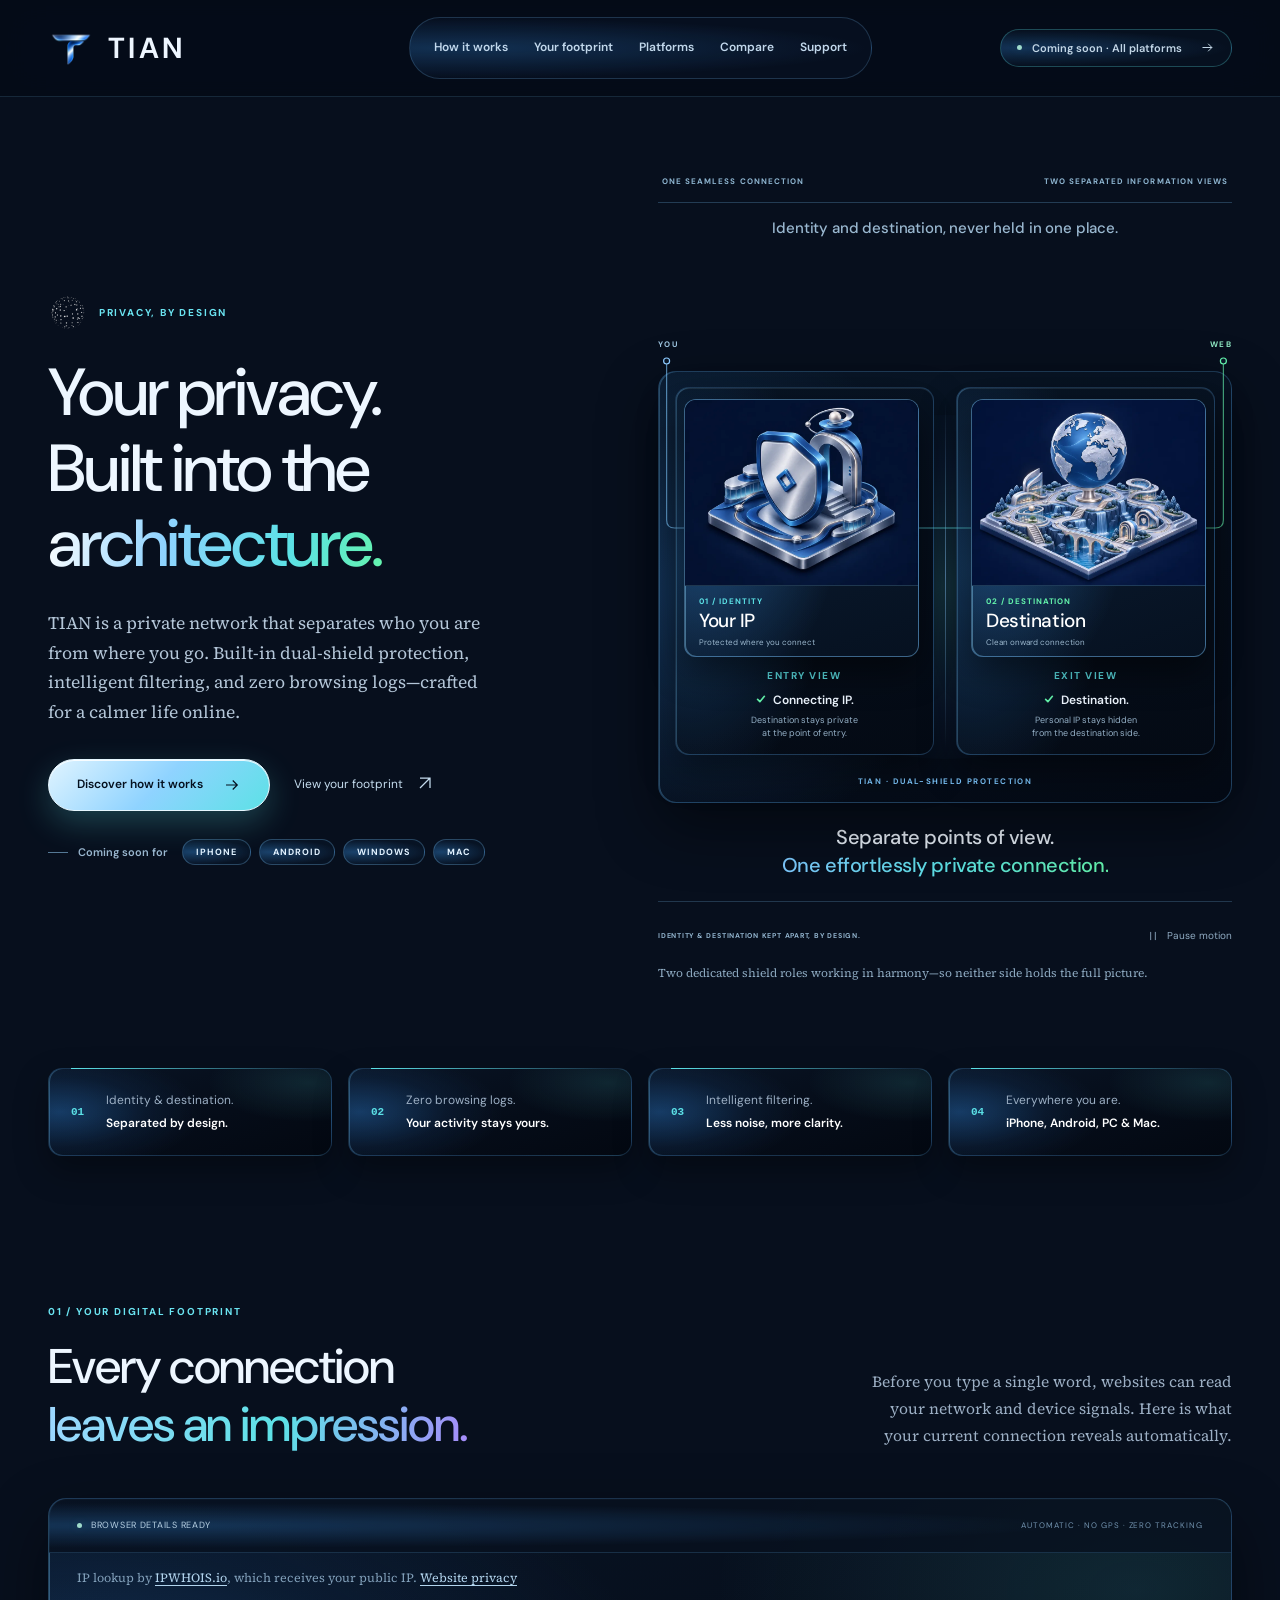
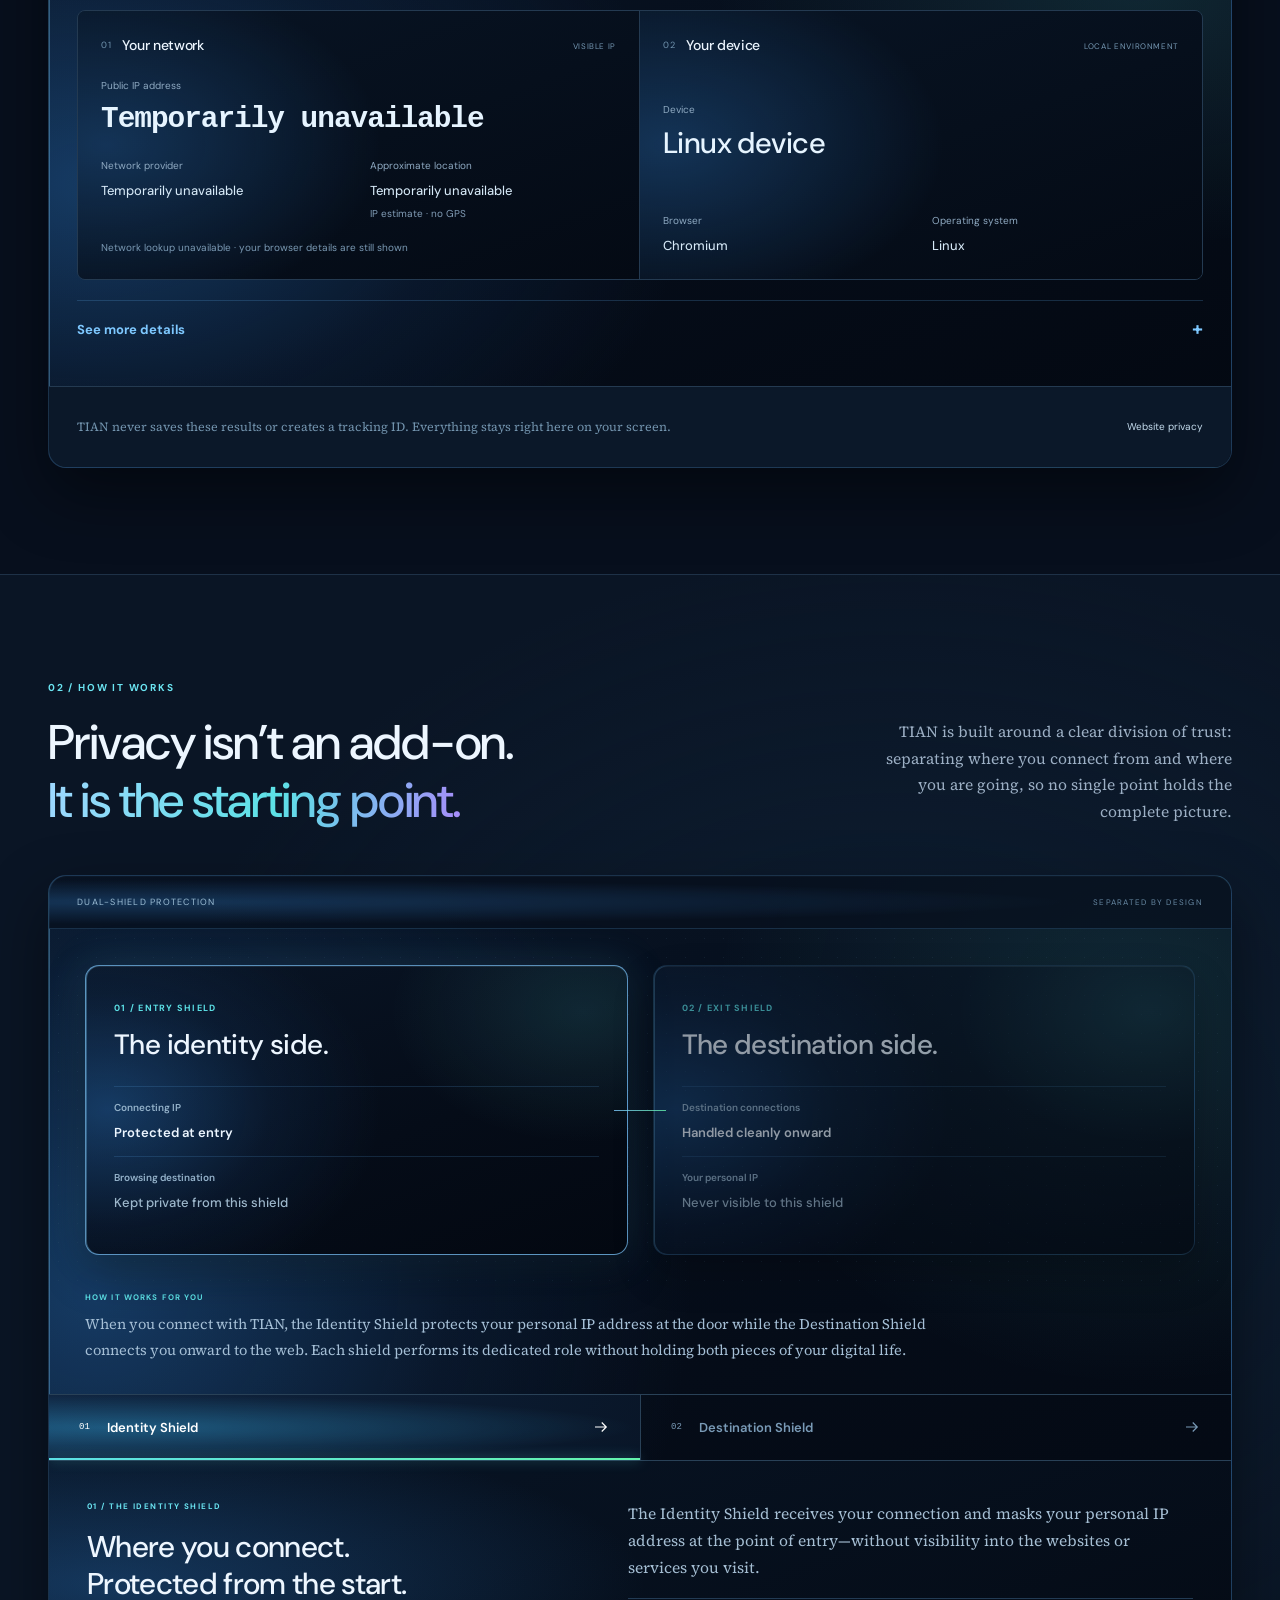
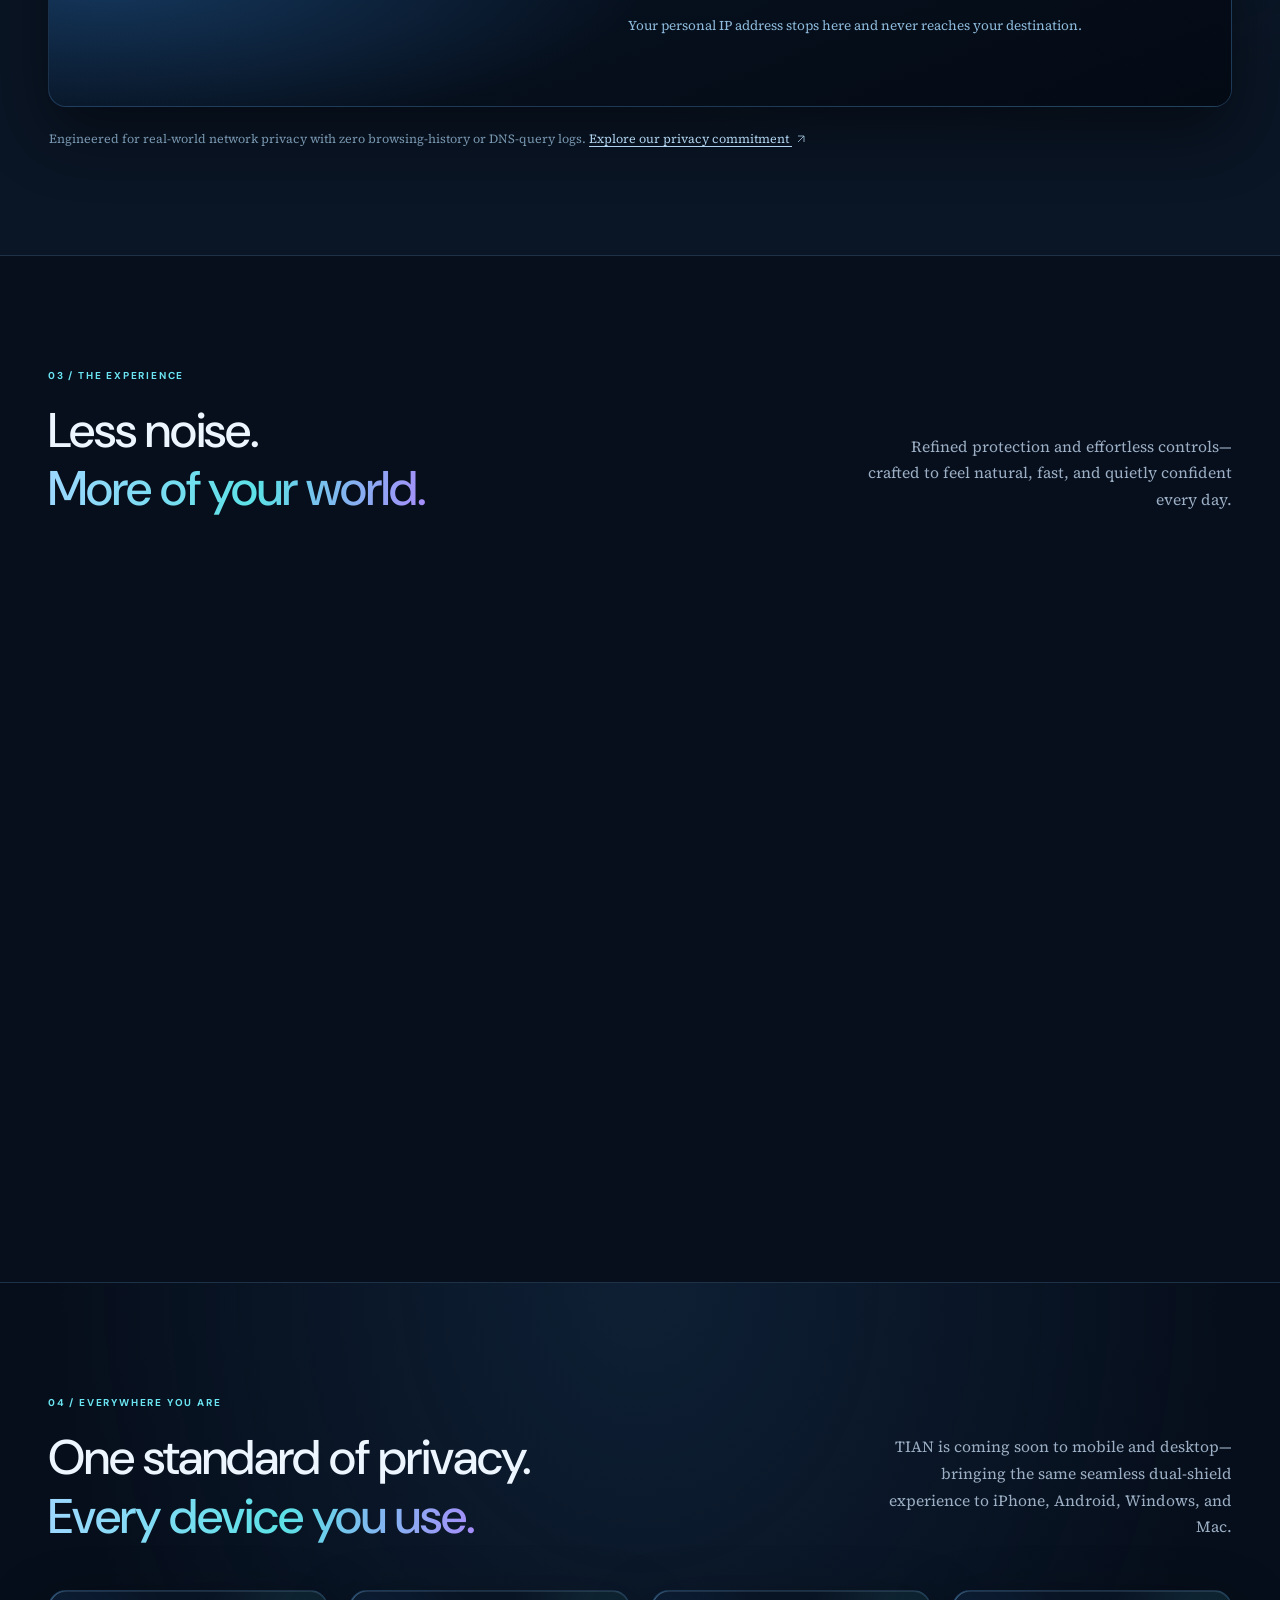
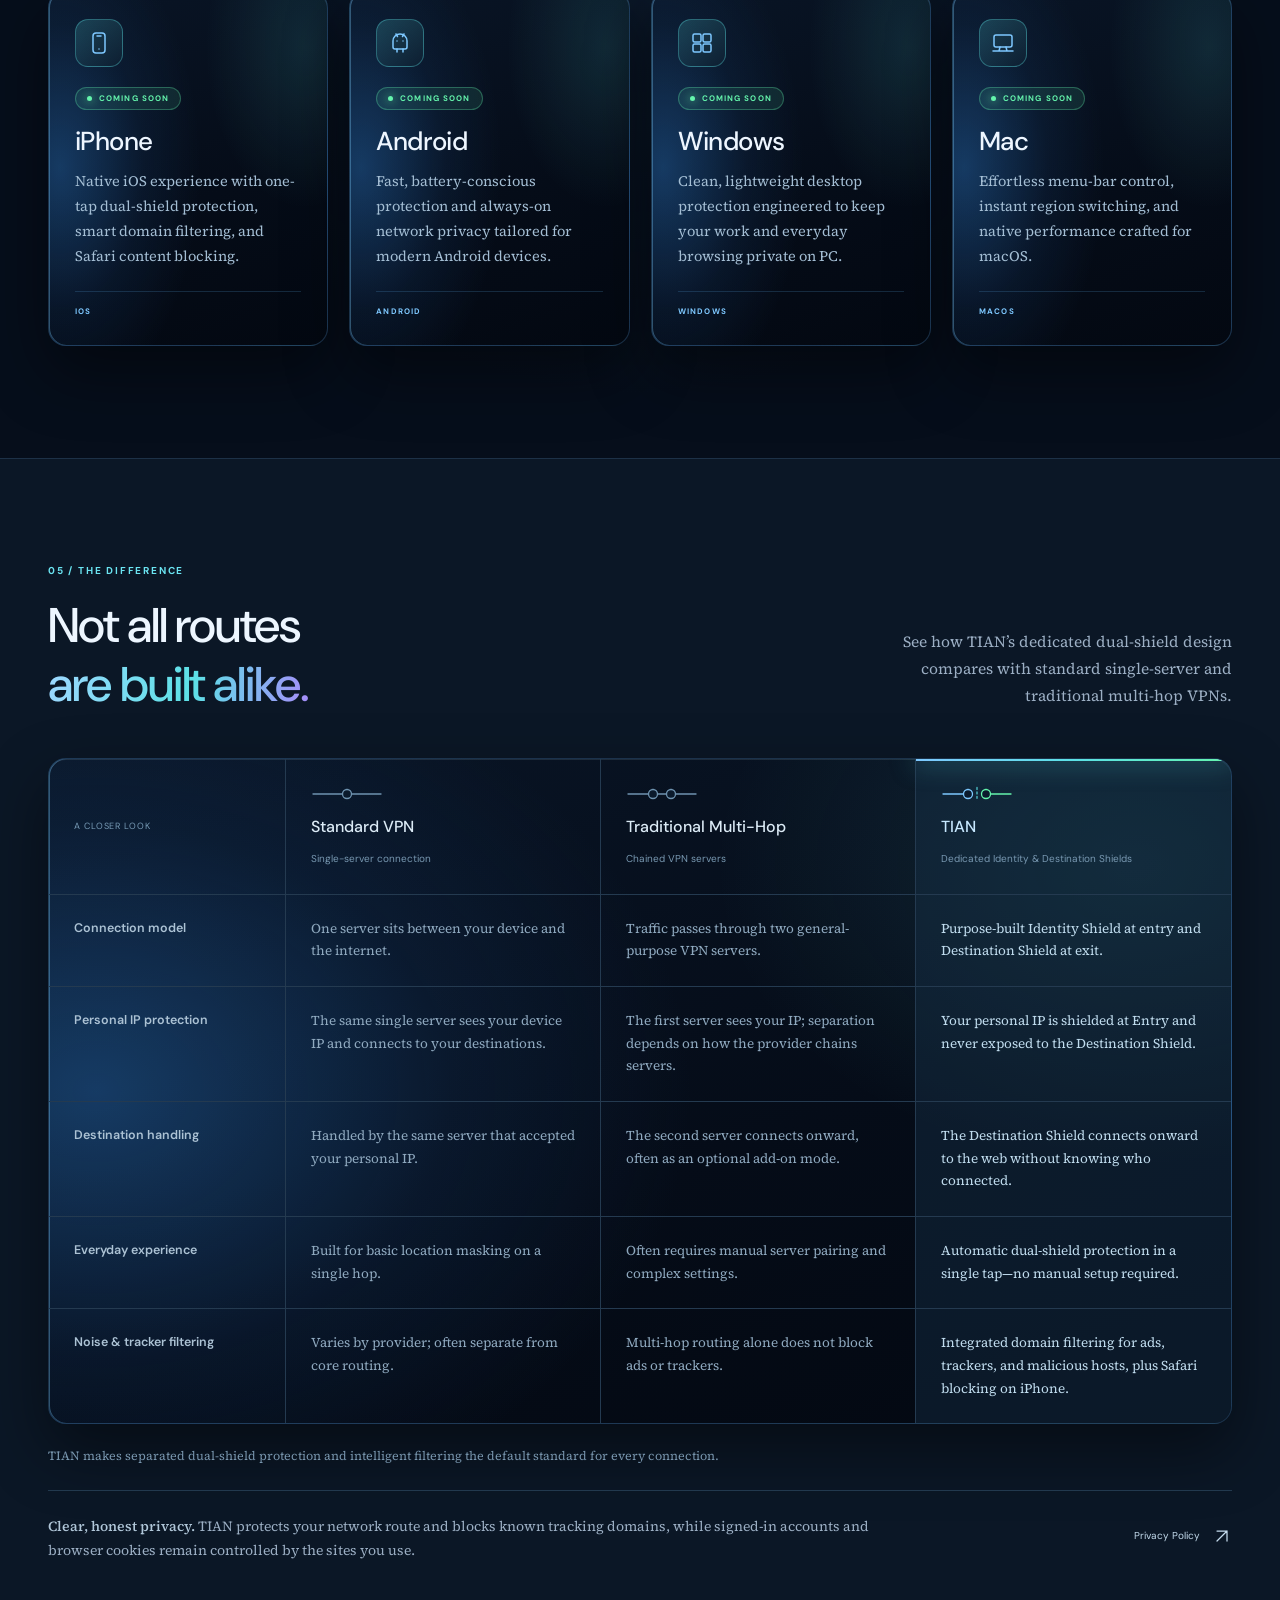
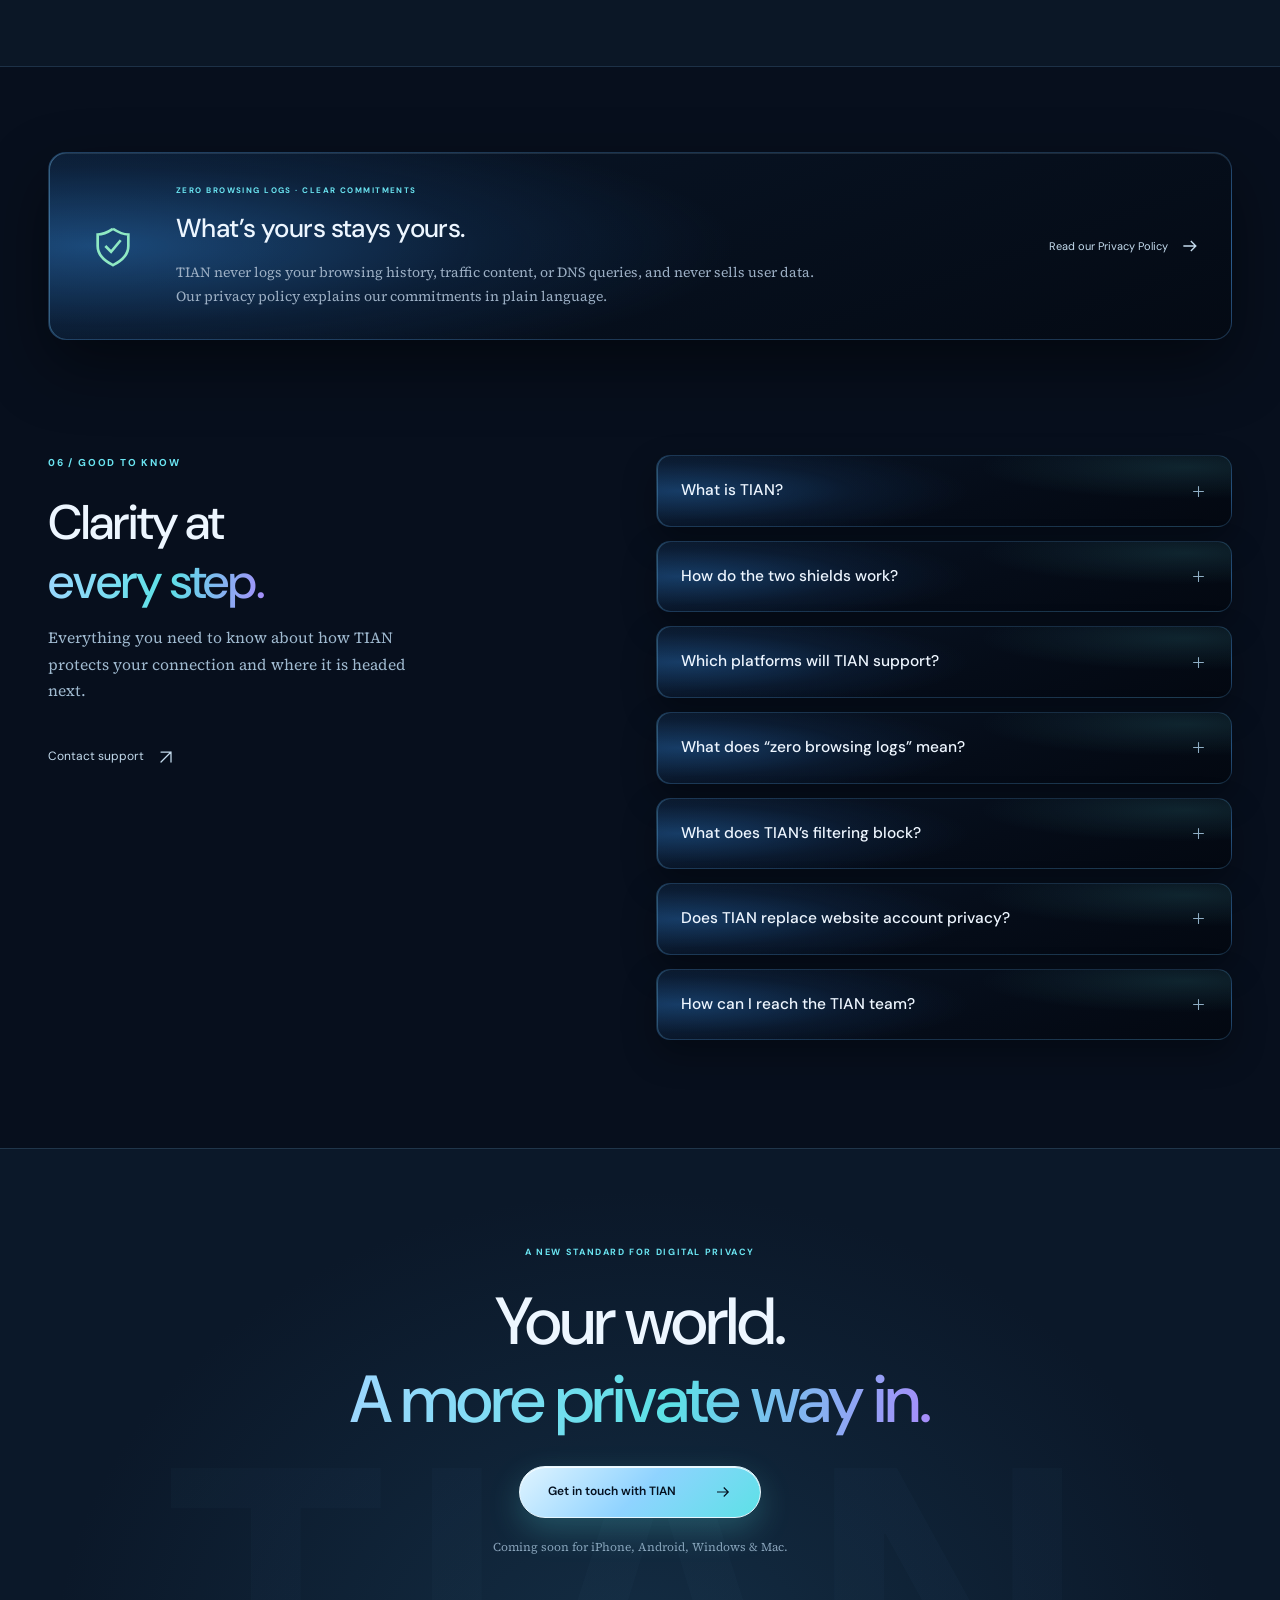
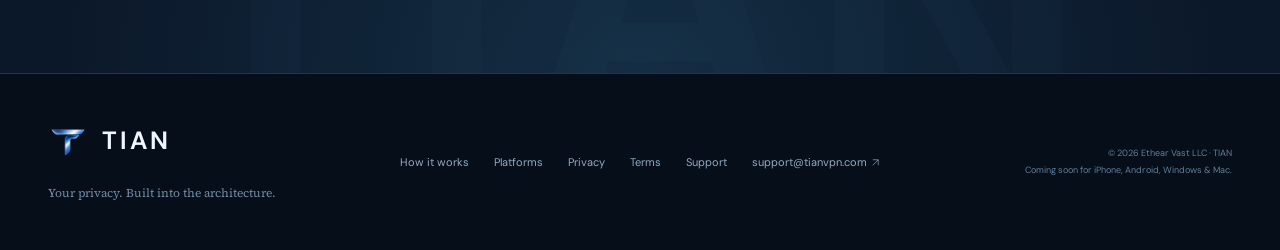
<file: index.html>
<!doctype html>
<html lang="en"><head>
<link rel="icon" type="image/png" sizes="512x512" href="/favicon.png"><link rel="apple-touch-icon" sizes="180x180" href="/apple-touch-icon.png">
<meta charset="utf-8"><meta name="viewport" content="width=device-width,initial-scale=1"><meta name="theme-color" content="#050b14">
<title>TIAN — Your privacy. Built into the architecture.</title><meta name="description" content="TIAN is a privacy-first network that separates your identity from your destination. Coming soon for iPhone, Android, Windows, and Mac.">
<link rel="canonical" href="https://tianvpn.com/"><link rel="preload" href="assets/fonts/dm-sans-latin.woff2" as="font" type="font/woff2" crossorigin><link rel="preload" href="assets/fonts/source-serif-4-latin.woff2" as="font" type="font/woff2" crossorigin><link rel="stylesheet" href="fonts.css?v=20261110-1"><link rel="stylesheet" href="premium.css?v=20261103-2"><link rel="stylesheet" href="motion.css?v=20261110-1">
<script src="app.js?v=20261103-2" defer></script><script src="solving-orb.js?v=20261103-2" defer></script><script src="connection-device.js?v=20261103-2" defer></script><script src="connection-network.js?v=20261103-2" defer></script><script src="connection-relays.js?v=20261103-2" defer></script><script src="connection-privacy.js?v=20261103-2" defer></script><script src="connection-details.js?v=20261103-2" defer></script><script src="motion.js?v=20261110-1" defer></script>
</head><body class="premium-home"><a class="skip" href="#main">Skip to content</a>
<header class="header"><div class="wrap header-inner"><a class="brand" href="./" aria-label="TIAN home"><span class="brand-mark"><img src="assets/tian-logo.png" alt="" class="brand-logo"></span><span>TIAN</span></a><nav class="main-nav" aria-label="Main navigation"><a href="#connection">How it works</a><a href="#connection-details">Your footprint</a><a href="#platforms">Platforms</a><a href="#comparison">Compare</a><a href="support.html">Support</a></nav><a class="launch-status" href="#platforms"><i aria-hidden="true"></i>Coming soon · All platforms <svg viewBox="0 0 24 24" fill="none" stroke="currentColor" stroke-width="1.6" aria-hidden="true"><path d="M4 12h15m-6-6 6 6-6 6"/></svg></a><button class="nav-toggle" type="button" aria-expanded="false" aria-controls="mobile-nav" aria-label="Open navigation"><span></span><span></span></button></div><nav id="mobile-nav" class="mobile-nav" aria-label="Mobile navigation" hidden><a href="#connection">How it works</a><a href="#connection-details">Your footprint</a><a href="#platforms">Platforms</a><a href="#comparison">Compare</a><a href="privacy.html">Privacy</a><a href="support.html">Support</a></nav></header>
<main id="main">
<section class="hero wrap" aria-labelledby="hero-title"><div class="hero-copy"><p class="eyebrow"><canvas class="solving-orb" aria-hidden="true" width="64" height="64"></canvas> PRIVACY, BY DESIGN</p><h1 id="hero-title">Your privacy.<br>Built into the<br><em>architecture.</em></h1><p class="hero-lede">TIAN is a private network that separates who you are from where you go. Built-in dual-shield protection, intelligent filtering, and zero browsing logs—crafted for a calmer life online.</p><div class="actions"><a class="button" href="#connection">Discover how it works <svg viewBox="0 0 24 24" fill="none" stroke="currentColor" stroke-width="1.6" aria-hidden="true"><path d="M4 12h15m-6-6 6 6-6 6"/></svg></a><a class="text-link" href="#connection-details">View your footprint <span aria-hidden="true"><svg class="inline-arrow" width="14" height="14" viewBox="0 0 24 24" fill="none" stroke="currentColor" stroke-width="1.5" aria-hidden="true"><path d="M6 18 18 6M6 6h12v12"/></svg></span></a></div><div class="hero-platforms" aria-label="Supported platforms coming soon"><span class="launch-note"><span class="line-mark"></span> Coming soon for</span><div class="platform-pills"><span>iPhone</span><span>Android</span><span>Windows</span><span>Mac</span></div></div></div>
<div class="hero-visual information-visual">
<figure class="information-story" aria-labelledby="information-title" aria-describedby="information-description information-caveat">
  <figcaption id="information-title" class="story-topline"><span>ONE SEAMLESS CONNECTION</span><span>TWO SEPARATED INFORMATION VIEWS</span></figcaption>
  <div class="information-stage">
    <div class="story-source-label" aria-hidden="true">Identity and destination, never held in one place.</div>
    <div class="service-frame" aria-hidden="true">
      <div class="stage-glow"></div>
      <span>TIAN · DUAL-SHIELD PROTECTION</span>
    </div>
    <div class="knowledge-well well-entry"><span class="well-label">ENTRY VIEW</span><p>Connecting IP.</p><small>Destination stays private<br>at the point of entry.</small></div>
    <div class="knowledge-well well-exit"><span class="well-label">EXIT VIEW</span><p>Destination.</p><small>Personal IP stays hidden<br>from the destination side.</small></div>
    <div class="information-piece identity-piece">
      <div class="piece-picture" aria-hidden="true"><img src="assets/shield-refined.webp" alt="" class="piece-emblem piece-shield-emblem" width="900" height="900"></div>
      <div class="piece-copy"><span>01 / IDENTITY</span><strong>Your IP</strong><small>Protected where you connect</small></div>
    </div>
    <div class="information-piece destination-piece">
      <div class="piece-picture" aria-hidden="true"><img src="assets/globe-refined.webp" alt="" class="piece-emblem piece-globe-emblem" width="900" height="900"></div>
      <div class="piece-copy"><span>02 / DESTINATION</span><strong>Destination</strong><small>Clean onward connection</small></div>
    </div>
    <div class="story-divider" aria-hidden="true"></div>
  </div>
  <p id="information-description" class="story-summary">Separate points of view.<br><em>One effortlessly private connection.</em></p>
</figure>
<div class="art-caption"><span>IDENTITY &amp; DESTINATION KEPT APART, BY DESIGN.</span><button class="motion-toggle" type="button" aria-pressed="false" hidden><svg viewBox="0 0 24 24" fill="none" stroke="currentColor" stroke-width="1.5" aria-hidden="true"><path d="M8 5v14M16 5v14"/></svg><span>Pause motion</span></button></div>
<p id="information-caveat" class="illustration-note">Two dedicated shield roles working in harmony—so neither side holds the full picture.</p>
</div>
</section>
<div class="principles wrap"><div><span>01</span><p>Identity &amp; destination.<br><strong>Separated by design.</strong></p></div><div><span>02</span><p>Zero browsing logs.<br><strong>Your activity stays yours.</strong></p></div><div><span>03</span><p>Intelligent filtering.<br><strong>Less noise, more clarity.</strong></p></div><div><span>04</span><p>Everywhere you are.<br><strong>iPhone, Android, PC &amp; Mac.</strong></p></div></div>
<section id="connection-details" class="connection-details wrap" aria-labelledby="details-title">
  <div class="details-heading reveal">
    <div><p class="eyebrow">01 / YOUR DIGITAL FOOTPRINT</p><h2 id="details-title">Every connection<br><span>leaves an impression.</span></h2></div>
    <p>Before you type a single word, websites can read your network and device signals. Here is what your current connection reveals automatically.</p>
  </div>
  <div class="details-card reveal">
    <div class="details-card-top"><span class="details-badge"><i aria-hidden="true"></i><span id="details-badge">LIVE CONNECTION CHECK</span></span><span class="details-card-label">AUTOMATIC · NO GPS · ZERO TRACKING</span></div>
    <p id="details-disclosure" class="details-disclosure">IP lookup by <a href="https://ipwhois.io/privacy" rel="noreferrer">IPWHOIS.io</a>, which receives your public IP. <a href="privacy.html#website-privacy">Website privacy</a></p>
    <p id="details-status" hidden></p>
    <div id="connection-results" class="connection-results" aria-busy="true">
      <div class="connection-snapshot">
        <div class="network-summary">
          <div class="signal-heading"><span class="signal-index">01</span><h4>Your network</h4><span class="signal-tag">VISIBLE IP</span></div>
          <dl class="network-details">
            <div class="signal-ip"><dt>Public IP address</dt><dd><span id="detail-ip">Checking…</span></dd></div>
            <div><dt>Network provider</dt><dd><span id="detail-provider">Checking…</span></dd></div>
            <div><dt>Approximate location</dt><dd><span id="detail-location">Checking…</span><small>IP estimate · no GPS</small></dd></div>
          </dl>
          <p id="details-network-status" class="network-status"></p>
        </div>
        <div class="device-summary">
          <div class="signal-heading"><span class="signal-index">02</span><h4>Your device</h4><span class="signal-tag">LOCAL ENVIRONMENT</span></div>
          <dl class="device-identity"><div><dt>Device</dt><dd><span id="detail-device">Checking…</span></dd></div></dl>
          <dl class="device-basics">
            <div><dt>Browser</dt><dd><span id="detail-browser">Checking…</span></dd></div>
            <div><dt>Operating system</dt><dd><span id="detail-os">Checking…</span></dd></div>
          </dl>
        </div>
      </div>
      <details class="footprint-more">
        <summary>See more details</summary>
      <div id="details-privacy" class="connection-privacy" data-tone="neutral" aria-labelledby="detail-privacy-label">
        <div class="privacy-summary-heading">
          <span class="privacy-symbol" aria-hidden="true"><svg width="26" height="26" viewBox="0 0 24 24" fill="none" stroke="currentColor" stroke-width="1.5" stroke-linecap="round" stroke-linejoin="round"><path d="M12 3c3 2 5 3 8 3v6c0 5-4 8-8 10-4-2-8-5-8-10V6c3 0 5-1 8-3Z"/><path d="M12 8v5m0 3h.01"/></svg></span>
          <div><p class="privacy-kicker">YOUR PRIVACY SNAPSHOT</p><h4 id="detail-privacy-label">Checking your network…</h4><p id="detail-privacy-summary">Reading the connection used for this visit.</p></div>
        </div>
        <div hidden aria-hidden="true"><span id="detail-route"></span><span id="detail-route-note"></span><span id="detail-transport"></span><span id="detail-transport-note"></span><span id="detail-clues"></span><span id="detail-clues-note"></span><span id="detail-evidence"></span></div>
      </div>
        <dl class="footprint-extra">
          <div><dt>Public IP details</dt><dd><small id="detail-ip-note"></small></dd></div>
          <div><dt>Provider details</dt><dd><small id="detail-provider-note"></small></dd></div>
          <div><dt>Device details</dt><dd><small id="detail-device-note"></small></dd></div>
          <div><dt>Browser details</dt><dd><small id="detail-browser-note"></small></dd></div>
          <div><dt>Platform details</dt><dd><small id="detail-os-note"></small></dd></div>
          <div><dt>Network owner</dt><dd id="detail-organization">Not available</dd></div>
          <div><dt>Network ID</dt><dd id="detail-asn">Not available</dd></div>
          <div><dt>Network type</dt><dd id="detail-network-type">Not available</dd></div>
        </dl>
      <dl id="browser-details" class="browser-details">
        <div><dt>Screen size</dt><dd><span id="detail-screen">Checking…</span><small>Browser-reported CSS pixels</small></dd></div>
        <div><dt>Browser language</dt><dd><span id="detail-language">Checking…</span><small>Your browser's language setting</small></dd></div>
        <div><dt>Time zone</dt><dd><span id="detail-timezone">Checking…</span><small>Device setting, separate from IP location</small></dd></div>
      </dl>
      <div class="details-insight"><span class="signal-index">THE PICTURE SO FAR</span><p id="details-insight"></p></div>
      <p class="network-note">A private network or relay changes the visible IP address and network provider shown to websites. This live check updates automatically when your network changes and is never stored or logged by TIAN.</p>
      </details>
    </div>
    <noscript><style>#connection-results{display:none!important}</style><p class="details-noscript">Enable JavaScript to see the automatic connection check. No lookup runs while JavaScript is disabled.</p></noscript>
    <div class="details-footnote"><p>TIAN never saves these results or creates a tracking ID. Everything stays right here on your screen.</p><a class="text-link" href="privacy.html#website-privacy">Website privacy</a></div>
  </div>
</section>
<section id="connection" class="architecture-section" aria-labelledby="architecture-title"><div class="wrap"><div class="section-heading reveal"><div><p class="eyebrow">02 / HOW IT WORKS</p><h2 id="architecture-title">Privacy isn’t an add-on.<br><span>It is the starting point.</span></h2></div><p>TIAN is built around a clear division of trust: separating where you connect from and where you are going, so no single point holds the complete picture.</p></div>
<div class="architecture-board reveal"><div class="route-topline"><span>DUAL-SHIELD PROTECTION</span><span class="schematic-label">SEPARATED BY DESIGN</span></div>
<div class="knowledge-comparison">
  <div class="knowledge-card"><span class="knowledge-number">01 / ENTRY SHIELD</span><h3>The identity side.</h3><dl><div><dt>Connecting IP</dt><dd>Protected at entry</dd></div><div><dt>Browsing destination</dt><dd class="knowledge-muted">Kept private from this shield</dd></div></dl></div>
  <div class="knowledge-card"><span class="knowledge-number">02 / EXIT SHIELD</span><h3>The destination side.</h3><dl><div><dt>Destination connections</dt><dd>Handled cleanly onward</dd></div><div><dt>Your personal IP</dt><dd class="knowledge-muted">Never visible to this shield</dd></div></dl></div>
</div><p class="transport-caption"><span>HOW IT WORKS FOR YOU</span>When you connect with TIAN, the Identity Shield protects your personal IP address at the door while the Destination Shield connects you onward to the web. Each shield performs its dedicated role without holding both pieces of your digital life.</p>
<div class="architecture-tabs" role="tablist" aria-label="Explore each shield role"><button id="tab-entry" role="tab" type="button" aria-selected="true" aria-controls="architecture-panel" data-shield="entry"><span>01</span> Identity Shield <svg viewBox="0 0 24 24" fill="none" stroke="currentColor" stroke-width="1.6" aria-hidden="true"><path d="M4 12h15m-6-6 6 6-6 6"/></svg></button><button id="tab-exit" role="tab" type="button" aria-selected="false" tabindex="-1" aria-controls="architecture-panel" data-shield="exit"><span>02</span> Destination Shield <svg viewBox="0 0 24 24" fill="none" stroke="currentColor" stroke-width="1.6" aria-hidden="true"><path d="M4 12h15m-6-6 6 6-6 6"/></svg></button></div>
<div id="architecture-panel" class="architecture-panel" role="tabpanel" tabindex="0" aria-labelledby="tab-entry"><div><p class="eyebrow" id="shield-kicker">01 / THE IDENTITY SHIELD</p><h3 id="shield-title">Where you connect.<br>Protected from the start.</h3></div><div><p id="shield-description">The Identity Shield receives your connection and masks your personal IP address at the point of entry—without visibility into the websites or services you visit.</p><p class="shield-detail" id="shield-detail">Your personal IP address stops here and never reaches your destination.</p></div></div></div>
<p class="architecture-boundary">Engineered for real-world network privacy with zero browsing-history or DNS-query logs. <a href="privacy.html#what-we-never-log">Explore our privacy commitment <svg class="inline-arrow" width="14" height="14" viewBox="0 0 24 24" fill="none" stroke="currentColor" stroke-width="1.5" aria-hidden="true"><path d="M6 18 18 6M6 6h12v12"/></svg></a></p></div></section>
<section id="iphone" class="experience wrap" aria-labelledby="experience-title"><div class="section-heading reveal"><div><p class="eyebrow">03 / THE EXPERIENCE</p><h2 id="experience-title">Less noise.<br><span>More of your world.</span></h2></div><p>Refined protection and effortless controls—crafted to feel natural, fast, and quietly confident every day.</p></div><div class="experience-grid"><article class="feature-card feature-primary reveal"><div class="feature-art filter-art" aria-hidden="true"><img src="assets/filter-refined.webp" alt="" class="clay-art" width="900" height="672" loading="lazy"></div><div class="feature-copy"><span class="feature-index">01 / INTELLIGENT FILTERING</span><h3>Keep the good.<br>Leave the noise behind.</h3><p>Built-in domain filtering blocks known advertising, tracking, and malicious hosts before they load—giving you a cleaner, quieter connection across your apps.</p><small>Protected DNS · Ad Filtering · Tracker &amp; Threat Blocking</small></div></article><article class="feature-card  reveal"><div class="feature-art safari-art" aria-hidden="true"><img src="assets/browser-refined.webp" alt="" class="clay-art" width="900" height="672" loading="lazy"></div><div class="feature-copy"><span class="feature-index">02 / A CALMER BROWSER</span><h3>Your pages.<br>With fewer distractions.</h3><p>Streamlined web browsing with integrated tracker and clutter protection—hiding intrusive noise so articles, apps, and sites feel fast and effortless on every device.</p><small>Clean page rendering designed for speed.</small></div></article><article class="feature-card phone-feature reveal"><div class="feature-art phone-art" aria-hidden="true"><img src="assets/phone-refined.webp" alt="" class="clay-art" width="900" height="672" loading="lazy"></div><div class="feature-copy"><span class="feature-index">03 / LUXURY PRECISION</span><h3>One tap.<br>Instant peace of mind.</h3><p>A tactile, modern interface that makes advanced privacy feel simple. Connect in a tap, choose your region, and see your protection status at a glance.</p><small>Designed for clarity across iPhone, Android, Windows &amp; Mac.</small></div></article></div></section>
<section id="platforms" class="platforms-section" aria-labelledby="platforms-title"><div class="wrap"><div class="section-heading reveal"><div><p class="eyebrow">04 / EVERYWHERE YOU ARE</p><h2 id="platforms-title">One standard of privacy.<br><span>Every device you use.</span></h2></div><p>TIAN is coming soon to mobile and desktop—bringing the same seamless dual-shield experience to iPhone, Android, Windows, and Mac.</p></div>
<div class="platforms-grid">
  <article class="platform-card reveal">
    <div class="platform-icon" aria-hidden="true"><svg viewBox="0 0 24 24" fill="none" stroke="currentColor" stroke-width="1.5" stroke-linecap="round" stroke-linejoin="round"><rect x="6" y="2" width="12" height="20" rx="3"/><path d="M10 5h4M12 18h.01"/></svg></div>
    <span class="platform-badge"><i aria-hidden="true"></i>COMING SOON</span>
    <h3>iPhone</h3>
    <p>Native iOS experience with one-tap dual-shield protection, smart domain filtering, and Safari content blocking.</p>
    <span class="platform-meta">iOS</span>
  </article>
  <article class="platform-card reveal">
    <div class="platform-icon" aria-hidden="true"><svg viewBox="0 0 24 24" fill="none" stroke="currentColor" stroke-width="1.5" stroke-linecap="round" stroke-linejoin="round"><path d="M5 16V10a7 7 0 0 1 14 0v6a2 2 0 0 1-2 2H7a2 2 0 0 1-2-2Z"/><path d="m8 3 1.5 2.5M16 3l-1.5 2.5M9 10h.01M15 10h.01M9 18v3M15 18v3"/></svg></div>
    <span class="platform-badge"><i aria-hidden="true"></i>COMING SOON</span>
    <h3>Android</h3>
    <p>Fast, battery-conscious protection and always-on network privacy tailored for modern Android devices.</p>
    <span class="platform-meta">Android</span>
  </article>
  <article class="platform-card reveal">
    <div class="platform-icon" aria-hidden="true"><svg viewBox="0 0 24 24" fill="none" stroke="currentColor" stroke-width="1.5" stroke-linecap="round" stroke-linejoin="round"><rect x="3" y="3" width="8" height="8" rx="1.5"/><rect x="13" y="3" width="8" height="8" rx="1.5"/><rect x="3" y="13" width="8" height="8" rx="1.5"/><rect x="13" y="13" width="8" height="8" rx="1.5"/></svg></div>
    <span class="platform-badge"><i aria-hidden="true"></i>COMING SOON</span>
    <h3>Windows</h3>
    <p>Clean, lightweight desktop protection engineered to keep your work and everyday browsing private on PC.</p>
    <span class="platform-meta">Windows</span>
  </article>
  <article class="platform-card reveal">
    <div class="platform-icon" aria-hidden="true"><svg viewBox="0 0 24 24" fill="none" stroke="currentColor" stroke-width="1.5" stroke-linecap="round" stroke-linejoin="round"><rect x="3" y="4" width="18" height="12" rx="2"/><path d="M2 20h20M9 16l-1 4M15 16l1 4"/></svg></div>
    <span class="platform-badge"><i aria-hidden="true"></i>COMING SOON</span>
    <h3>Mac</h3>
    <p>Effortless menu-bar control, instant region switching, and native performance crafted for macOS.</p>
    <span class="platform-meta">macOS</span>
  </article>
</div></div></section>
<section id="comparison" class="comparison-section" aria-labelledby="comparison-title"><div class="wrap"><div class="section-heading reveal"><div><p class="eyebrow">05 / THE DIFFERENCE</p><h2 id="comparison-title">Not all routes<br><span>are built alike.</span></h2></div><p>See how TIAN’s dedicated dual-shield design compares with standard single-server and traditional multi-hop VPNs.</p></div><div class="comparison-table-wrap"><table class="comparison-table" role="table" aria-describedby="comparison-note"><caption>TIAN, standard single-hop VPNs, and traditional multi-hop VPN designs</caption><thead role="rowgroup"><tr role="row"><th role="columnheader" scope="col">A closer look</th><th role="columnheader" scope="col" id="compare-standard">Standard VPN<small>Single-server connection</small></th><th role="columnheader" scope="col" id="compare-double">Traditional Multi-Hop<small>Chained VPN servers</small></th><th role="columnheader" scope="col" id="compare-tian" class="compare-tian">TIAN<small>Dedicated Identity &amp; Destination Shields</small></th></tr></thead><tbody role="rowgroup"><tr role="row"><th role="rowheader" scope="row" id="compare-row-route">Connection model</th><td role="cell" headers="compare-standard compare-row-route" data-label="Standard VPN" class="compare-standard">One server sits between your device and the internet.</td><td role="cell" headers="compare-double compare-row-route" data-label="Traditional Multi-Hop" class="compare-double">Traffic passes through two general-purpose VPN servers.</td><td role="cell" headers="compare-tian compare-row-route" data-label="TIAN" class="compare-tian">Purpose-built Identity Shield at entry and Destination Shield at exit.</td></tr><tr role="row"><th role="rowheader" scope="row" id="compare-row-device">Personal IP protection</th><td role="cell" headers="compare-standard compare-row-device" data-label="Standard VPN" class="compare-standard">The same single server sees your device IP and connects to your destinations.</td><td role="cell" headers="compare-double compare-row-device" data-label="Traditional Multi-Hop" class="compare-double">The first server sees your IP; separation depends on how the provider chains servers.</td><td role="cell" headers="compare-tian compare-row-device" data-label="TIAN" class="compare-tian">Your personal IP is shielded at Entry and never exposed to the Destination Shield.</td></tr><tr role="row"><th role="rowheader" scope="row" id="compare-row-destination">Destination handling</th><td role="cell" headers="compare-standard compare-row-destination" data-label="Standard VPN" class="compare-standard">Handled by the same server that accepted your personal IP.</td><td role="cell" headers="compare-double compare-row-destination" data-label="Traditional Multi-Hop" class="compare-double">The second server connects onward, often as an optional add-on mode.</td><td role="cell" headers="compare-tian compare-row-destination" data-label="TIAN" class="compare-tian">The Destination Shield connects onward to the web without knowing who connected.</td></tr><tr role="row"><th role="rowheader" scope="row" id="compare-row-design">Everyday experience</th><td role="cell" headers="compare-standard compare-row-design" data-label="Standard VPN" class="compare-standard">Built for basic location masking on a single hop.</td><td role="cell" headers="compare-double compare-row-design" data-label="Traditional Multi-Hop" class="compare-double">Often requires manual server pairing and complex settings.</td><td role="cell" headers="compare-tian compare-row-design" data-label="TIAN" class="compare-tian">Automatic dual-shield protection in a single tap—no manual setup required.</td></tr><tr role="row"><th role="rowheader" scope="row" id="compare-row-filtering">Noise &amp; tracker filtering</th><td role="cell" headers="compare-standard compare-row-filtering" data-label="Standard VPN" class="compare-standard">Varies by provider; often separate from core routing.</td><td role="cell" headers="compare-double compare-row-filtering" data-label="Traditional Multi-Hop" class="compare-double">Multi-hop routing alone does not block ads or trackers.</td><td role="cell" headers="compare-tian compare-row-filtering" data-label="TIAN" class="compare-tian">Integrated domain filtering for ads, trackers, and malicious hosts, plus Safari blocking on iPhone.</td></tr></tbody></table></div><p id="comparison-note" class="comparison-note">TIAN makes separated dual-shield protection and intelligent filtering the default standard for every connection.</p><div class="comparison-context"><p><strong>Clear, honest privacy.</strong> TIAN protects your network route and blocks known tracking domains, while signed-in accounts and browser cookies remain controlled by the sites you use.</p><a class="text-link" href="privacy.html#what-we-never-log">Privacy Policy <svg class="icon" width="16" height="16" viewBox="0 0 24 24" fill="none" stroke="currentColor" stroke-width="1.5" stroke-linecap="round" stroke-linejoin="round" aria-hidden="true"><path d="M6 18 18 6M6 6h12v12"/></svg></a></div></div></section>
<section class="privacy-promise wrap reveal" aria-labelledby="promise-title"><span class="promise-icon"><svg viewBox="0 0 24 24" fill="none" stroke="currentColor" stroke-width="1.4" aria-hidden="true"><path d="M12 3c3 2 5 3 8 3v6c0 5-4 8-8 10-4-2-8-5-8-10V6c3 0 5-1 8-3Z"/><path d="m8 12 3 3 5-6"/></svg></span><div><p class="eyebrow">ZERO BROWSING LOGS · CLEAR COMMITMENTS</p><h2 id="promise-title">What’s yours stays yours.</h2><p>TIAN never logs your browsing history, traffic content, or DNS queries, and never sells user data. Our privacy policy explains our commitments in plain language.</p></div><a class="text-link" href="privacy.html#what-we-never-log">Read our Privacy Policy <svg viewBox="0 0 24 24" fill="none" stroke="currentColor" stroke-width="1.6" aria-hidden="true"><path d="M4 12h15m-6-6 6 6-6 6"/></svg></a></section>
<section id="questions" class="faq wrap" aria-labelledby="faq-title"><div class="faq-heading reveal"><p class="eyebrow">06 / GOOD TO KNOW</p><h2 id="faq-title">Clarity at<br><span>every step.</span></h2><p class="faq-lead">Everything you need to know about how TIAN protects your connection and where it is headed next.</p><a class="text-link" href="support.html">Contact support <svg class="icon " width="24" height="24" viewBox="0 0 24 24" fill="none" stroke="currentColor" stroke-width="1.5" stroke-linecap="round" stroke-linejoin="round" aria-hidden="true"><path d="M6 18 18 6M6 6h12v12"/></svg></a></div><div class="questions">
<details><summary>What is TIAN? <svg class="icon " width="24" height="24" viewBox="0 0 24 24" fill="none" stroke="currentColor" stroke-width="1.5" stroke-linecap="round" stroke-linejoin="round" aria-hidden="true"><path d="M12 5v14M5 12h14"/></svg></summary><p>TIAN is a privacy-first network built around a dual-shield design that separates your connecting identity from your browsing destination—combining seamless privacy routing with intelligent ad and tracker filtering.</p></details>
<details><summary>How do the two shields work? <svg class="icon " width="24" height="24" viewBox="0 0 24 24" fill="none" stroke="currentColor" stroke-width="1.5" stroke-linecap="round" stroke-linejoin="round" aria-hidden="true"><path d="M12 5v14M5 12h14"/></svg></summary><p>Entry handles the device-facing connection and shields your personal IP address. Exit handles connections onward to the internet without seeing your original device IP. This separates the information each shield needs for its role.</p></details>
<details><summary>Which platforms will TIAN support? <svg class="icon " width="24" height="24" viewBox="0 0 24 24" fill="none" stroke="currentColor" stroke-width="1.5" stroke-linecap="round" stroke-linejoin="round" aria-hidden="true"><path d="M12 5v14M5 12h14"/></svg></summary><p>TIAN is coming soon for iPhone, Android, Windows, and Mac. Release announcements and download links will be published right here as each platform launches.</p></details>
<details><summary>What does “zero browsing logs” mean? <svg class="icon " width="24" height="24" viewBox="0 0 24 24" fill="none" stroke="currentColor" stroke-width="1.5" stroke-linecap="round" stroke-linejoin="round" aria-hidden="true"><path d="M12 5v14M5 12h14"/></svg></summary><p>TIAN never records or stores your browsing history, visited websites, traffic content, or individual DNS queries. Read our <a href="privacy.html#what-we-never-log">Privacy Policy</a> for full details.</p></details>
<details><summary>What does TIAN’s filtering block? <svg class="icon " width="24" height="24" viewBox="0 0 24 24" fill="none" stroke="currentColor" stroke-width="1.5" stroke-linecap="round" stroke-linejoin="round" aria-hidden="true"><path d="M12 5v14M5 12h14"/></svg></summary><p>Built-in filter lists block connections to known advertising, tracking, and malicious domains across your connection, alongside optional Safari page-level content blocking on iPhone.</p></details>
<details><summary>Does TIAN replace website account privacy? <svg class="icon " width="24" height="24" viewBox="0 0 24 24" fill="none" stroke="currentColor" stroke-width="1.5" stroke-linecap="round" stroke-linejoin="round" aria-hidden="true"><path d="M12 5v14M5 12h14"/></svg></summary><p>TIAN protects your network connection and masks your personal IP address from the websites you visit. When you sign into an account or accept cookies on a website, that site can still recognize your account activity.</p></details>
<details><summary>How can I reach the TIAN team? <svg class="icon " width="24" height="24" viewBox="0 0 24 24" fill="none" stroke="currentColor" stroke-width="1.5" stroke-linecap="round" stroke-linejoin="round" aria-hidden="true"><path d="M12 5v14M5 12h14"/></svg></summary><p>You can reach us anytime at <a href="mailto:support@tianvpn.com">support@tianvpn.com</a> or through our <a href="support.html">Support page</a>.</p></details>
</div></section>
<section class="closing"><div class="wrap"><p class="eyebrow">A NEW STANDARD FOR DIGITAL PRIVACY</p><h2>Your world.<br><span>A more private way in.</span></h2><a class="button" href="support.html">Get in touch with TIAN <svg viewBox="0 0 24 24" fill="none" stroke="currentColor" stroke-width="1.6" aria-hidden="true"><path d="M4 12h15m-6-6 6 6-6 6"/></svg></a><p class="closing-note">Coming soon for iPhone, Android, Windows &amp; Mac.</p></div><span class="closing-watermark" aria-hidden="true">TIAN</span></section>
</main><footer class="footer"><div class="wrap footer-inner"><div><a class="brand" href="./" aria-label="TIAN home"><span class="brand-mark"><img src="assets/tian-logo.png" alt="" class="brand-logo"></span>TIAN</a><p>Your privacy. Built into the architecture.</p></div><nav aria-label="Footer navigation"><a href="#connection">How it works</a><a href="#platforms">Platforms</a><a href="privacy.html">Privacy</a><a href="terms.html">Terms</a><a href="support.html">Support</a><a href="mailto:support@tianvpn.com">support@tianvpn.com <svg class="inline-arrow" width="14" height="14" viewBox="0 0 24 24" fill="none" stroke="currentColor" stroke-width="1.5" aria-hidden="true"><path d="M6 18 18 6M6 6h12v12"/></svg></a></nav><p class="copyright">© 2026 Ethear Vast LLC · TIAN<br>Coming soon for iPhone, Android, Windows &amp; Mac.</p></div></footer></body></html>
</file>
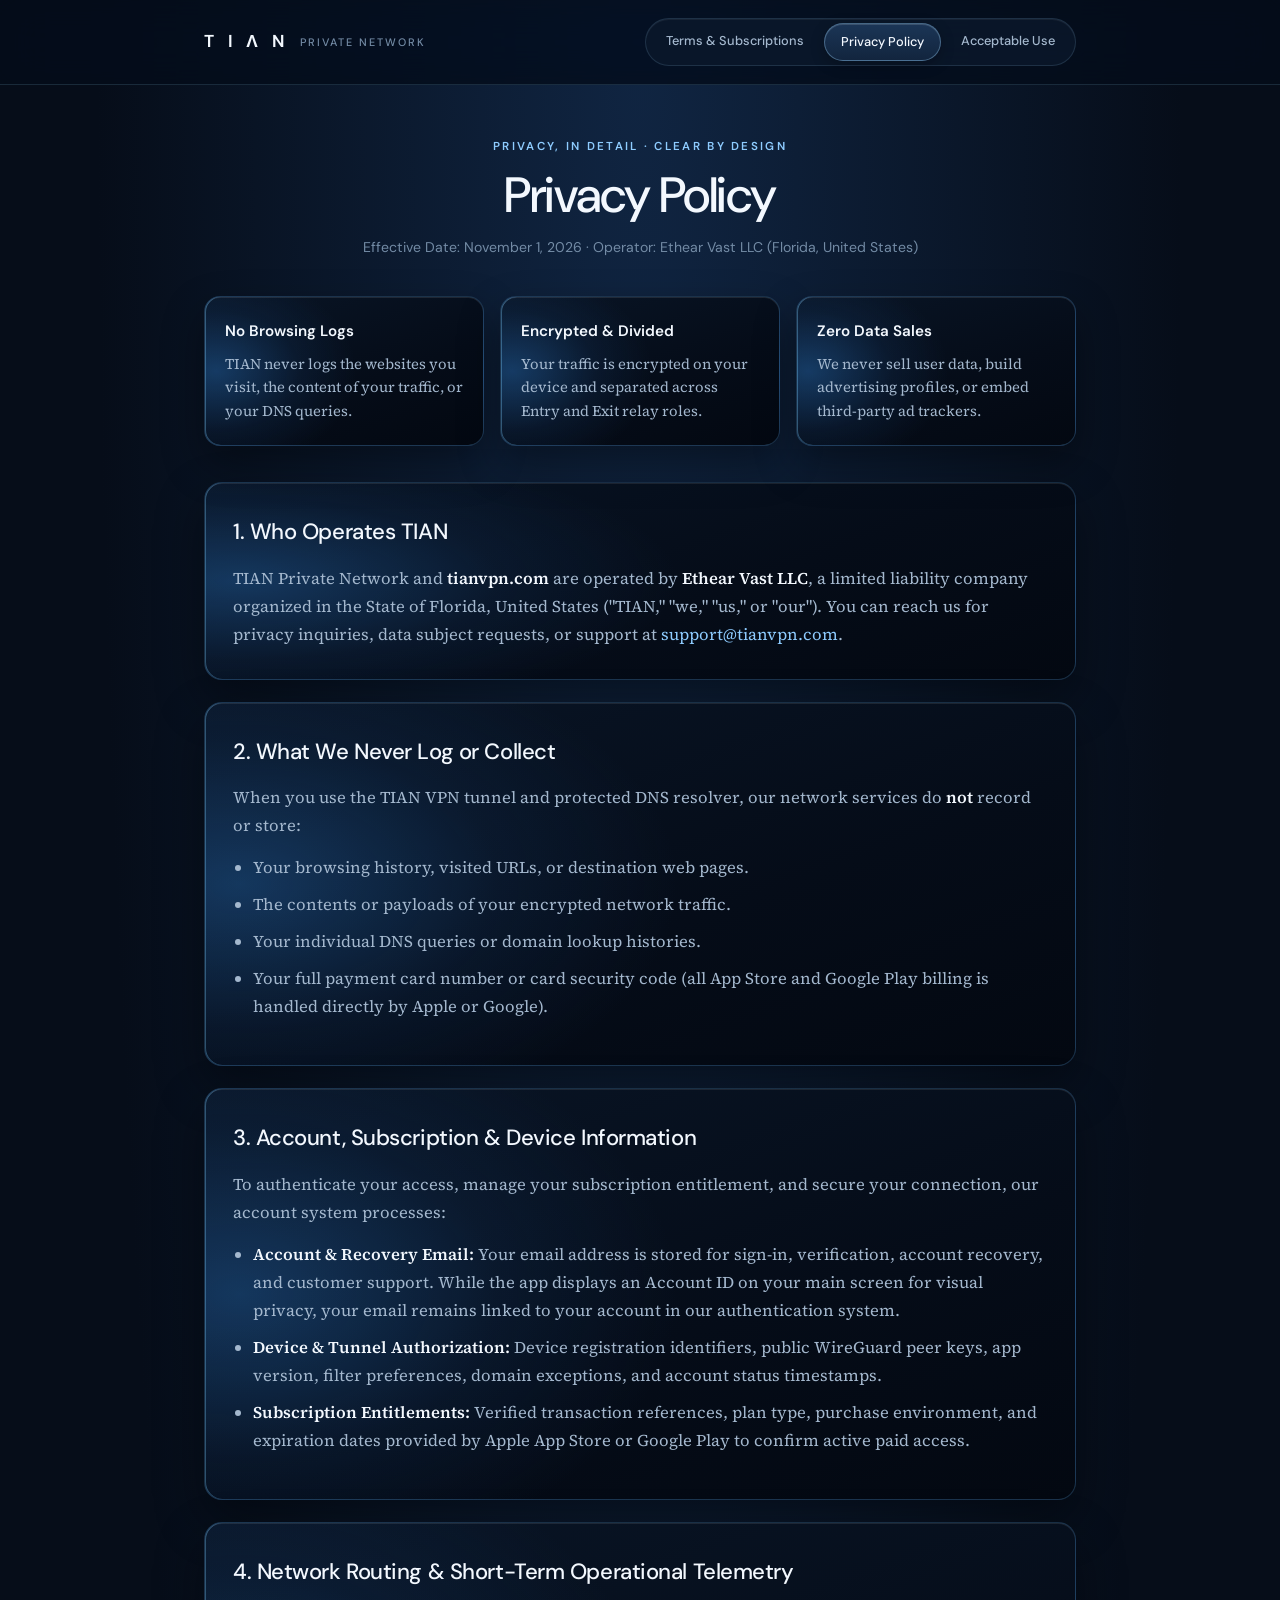
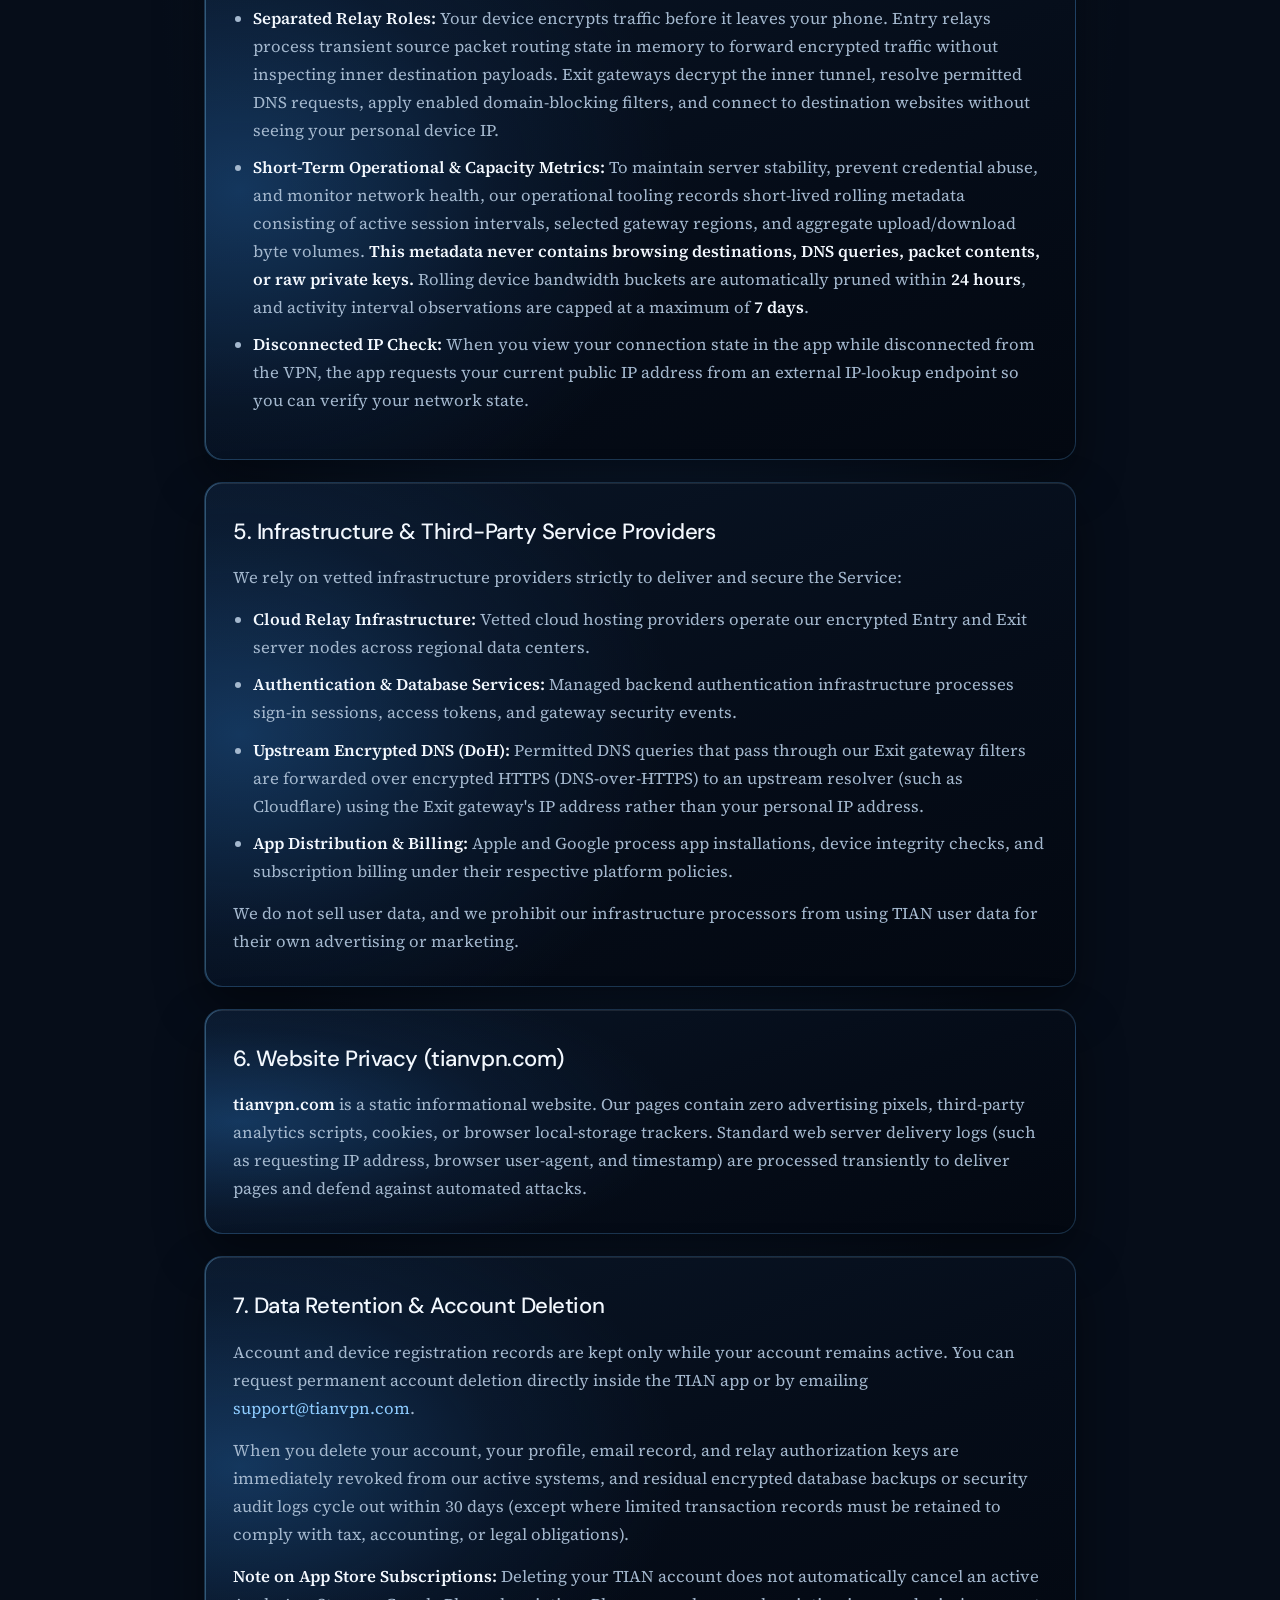
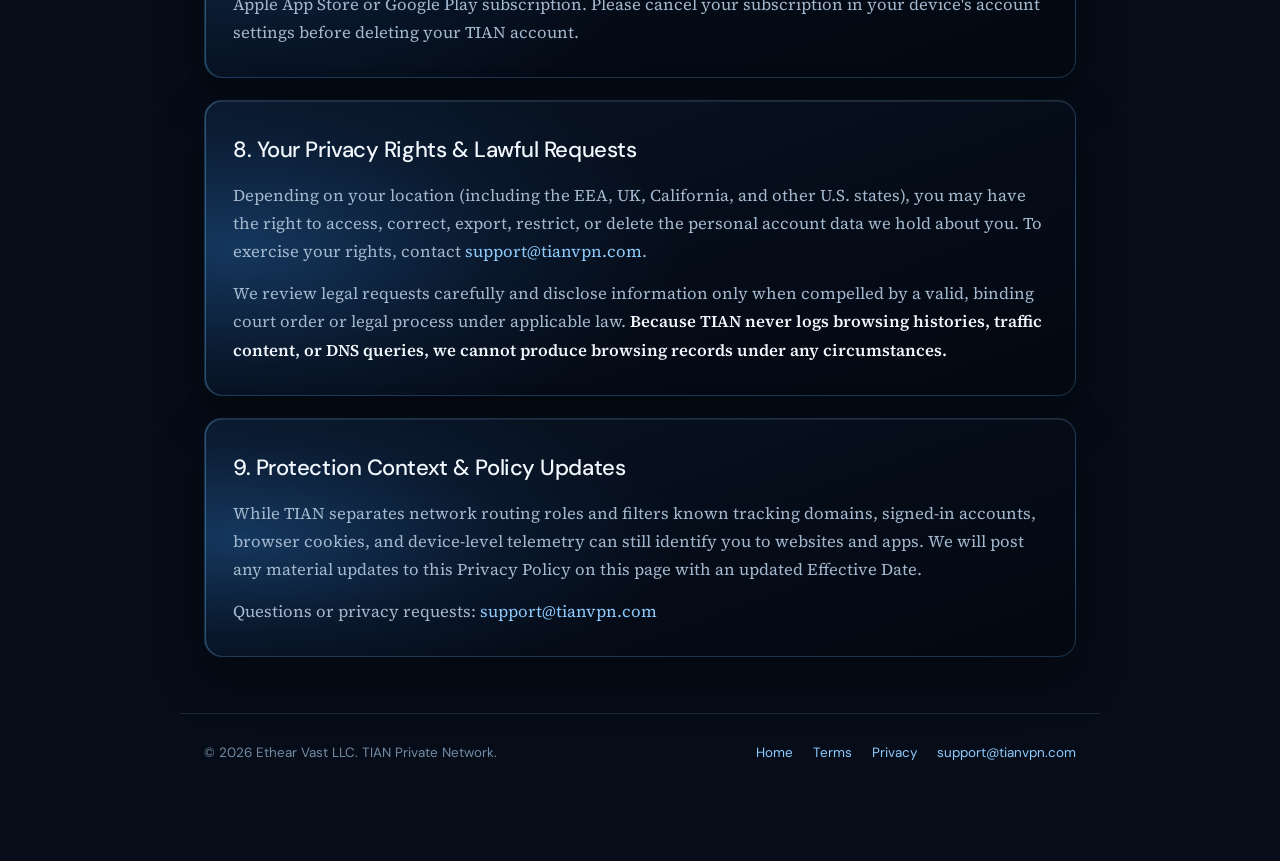
<file: privacy.html>
<!DOCTYPE html>
<html lang="en">
<head>
  <meta charset="utf-8">
  <meta name="viewport" content="width=device-width, initial-scale=1, viewport-fit=cover">
  <title>Privacy Policy — TIAN</title>
  <meta name="description" content="Privacy Policy for TIAN Private Network. Zero browsing-history logs, separated multi-path relay architecture, and transparent operational practices.">
  <meta name="theme-color" content="#07101E">
  <link rel="preload" href="assets/fonts/dm-sans-latin.woff2" as="font" type="font/woff2" crossorigin>
  <link rel="preload" href="assets/fonts/source-serif-4-latin.woff2" as="font" type="font/woff2" crossorigin>
  <link rel="stylesheet" href="fonts.css?v=20261110-1">
  <style>
    :root {
      --bg-primary: #060d19;
      --bg-card: #0c192c;
      --bg-card-alt: #132640;
      --border-subtle: rgba(158, 215, 255, 0.14);
      --border-highlight: rgba(158, 215, 255, 0.36);
      --text-primary: #F3F8FE;
      --text-secondary: #A4B8CE;
      --text-muted: #738BA5;
      --accent-blue: #8ECCFF;
      --accent-pill: rgba(142, 204, 255, 0.1);
      --display: -apple-system, BlinkMacSystemFont, "SF Pro Display", "Inter", "Segoe UI", sans-serif;
      --max-w: 920px;
    }

    * {
      box-sizing: border-box;
      margin: 0;
      padding: 0;
    }

    html {
      scroll-behavior: smooth;
      background-color: var(--bg-primary);
      color: var(--text-primary);
      font-family: -apple-system, BlinkMacSystemFont, "SF Pro Text", "SF Pro Display", "Segoe UI", Roboto, Helvetica, Arial, sans-serif;
      -webkit-font-smoothing: antialiased;
      line-height: 1.7;
    }

    body {
      background: radial-gradient(ellipse at 50% 0%, #102542 0%, var(--bg-primary) 60%);
      min-height: 100vh;
      padding-bottom: 96px;
    }

    a {
      color: var(--accent-blue);
      text-decoration: none;
      transition: color 0.2s ease;
    }

    a:hover {
      color: #cce8ff;
      text-decoration: underline;
    }

    .site-header {
      position: sticky;
      top: 0;
      z-index: 50;
      backdrop-filter: blur(24px) saturate(180%);
      -webkit-backdrop-filter: blur(24px) saturate(180%);
      background: rgba(6, 13, 25, 0.82);
      border-bottom: 1px solid var(--border-subtle);
    }

    .header-inner {
      max-width: var(--max-w);
      margin: 0 auto;
      padding: 18px 24px;
      display: flex;
      align-items: center;
      justify-content: space-between;
      gap: 16px;
      flex-wrap: wrap;
    }

    .brand {
      display: flex;
      align-items: center;
      gap: 12px;
      color: var(--text-primary);
      font-weight: 650;
      letter-spacing: 0.28em;
      font-size: 1.08rem;
      text-decoration: none;
    }

    .brand:hover {
      text-decoration: none;
    }

    .brand-sub {
      font-size: 0.68rem;
      letter-spacing: 0.18em;
      color: var(--text-muted);
      text-transform: uppercase;
      font-weight: 500;
    }

    .policy-switcher {
      display: inline-flex;
      background: rgba(12, 25, 44, 0.78);
      border: 1px solid var(--border-subtle);
      border-radius: 999px;
      padding: 4px;
      gap: 4px;
      box-shadow: inset 0 1px 0 rgba(255, 255, 255, 0.06);
    }

    .policy-switcher a {
      font-size: 0.8rem;
      font-weight: 500;
      color: var(--text-secondary);
      padding: 7px 16px;
      border-radius: 999px;
      text-decoration: none;
      transition: all 0.2s ease;
    }

    .policy-switcher a:hover {
      color: var(--text-primary);
    }

    .policy-switcher a.active {
      background: linear-gradient(180deg, #1b3556, #12253e);
      color: var(--text-primary);
      border: 1px solid var(--border-highlight);
      box-shadow: inset 0 1px 0 rgba(255, 255, 255, 0.14), 0 4px 14px rgba(0, 0, 0, 0.25);
    }

    .container {
      max-width: var(--max-w);
      margin: 0 auto;
      padding: 52px 24px 0;
    }

    .eyebrow {
      font-size: 0.72rem;
      letter-spacing: 0.2em;
      text-transform: uppercase;
      color: var(--accent-blue);
      font-weight: 600;
      margin-bottom: 12px;
      text-align: center;
    }

    h1 {
      font-family: var(--display);
      font-size: clamp(2.2rem, 4.5vw, 3.1rem);
      font-weight: 800;
      letter-spacing: -0.04em;
      line-height: 1.12;
      margin-bottom: 12px;
      text-align: center;
    }

    .meta-line {
      font-size: 0.88rem;
      color: var(--text-muted);
      margin-bottom: 36px;
      text-align: center;
    }

    .summary-grid {
      display: grid;
      grid-template-columns: repeat(3, minmax(0, 1fr));
      gap: 16px;
      margin-bottom: 36px;
    }

    .summary-card {
      background: radial-gradient(ellipse 68% 92% at 4% 50%, rgba(42, 118, 196, 0.42) 0%, rgba(22, 60, 106, 0.22) 44%, transparent 74%), linear-gradient(160deg, #091526 0%, #050c18 58%, #030811 100%);
      border: 1px solid rgba(92, 168, 230, 0.26);
      border-radius: 16px;
      padding: 22px 20px;
      box-shadow: inset 1px 0 0 rgba(126, 208, 255, 0.34), inset 0 1px 0 rgba(255, 255, 255, 0.1), 0 18px 40px rgba(0, 0, 0, 0.38);
    }

    .summary-card h3 {
      font-size: 0.95rem;
      color: var(--text-primary);
      margin-bottom: 8px;
      font-weight: 600;
    }

    .summary-card p {
      font-size: 0.85rem;
      color: var(--text-secondary);
      line-height: 1.6;
    }

    section {
      background: radial-gradient(ellipse 68% 92% at 4% 50%, rgba(42, 118, 196, 0.38) 0%, rgba(22, 60, 106, 0.2) 44%, transparent 74%), linear-gradient(160deg, #091526 0%, #050c18 58%, #030811 100%);
      border: 1px solid rgba(92, 168, 230, 0.24);
      border-radius: 18px;
      padding: 30px 28px;
      margin-bottom: 22px;
      scroll-margin-top: 90px;
      box-shadow: inset 1px 0 0 rgba(126, 208, 255, 0.32), inset 0 1px 0 rgba(255, 255, 255, 0.09), 0 20px 48px rgba(0, 0, 0, 0.42);
    }

    section h2 {
      font-family: var(--display);
      font-size: 1.38rem;
      font-weight: 750;
      color: var(--text-primary);
      margin-bottom: 14px;
      letter-spacing: -0.025em;
    }

    section p {
      color: var(--text-secondary);
      font-size: 0.95rem;
      margin-bottom: 14px;
    }

    section p:last-child {
      margin-bottom: 0;
    }

    section ul {
      margin: 10px 0 14px 20px;
      color: var(--text-secondary);
      font-size: 0.95rem;
    }

    section li {
      margin-bottom: 9px;
    }

    section li strong,
    section p strong {
      color: var(--text-primary);
      font-weight: 600;
    }

    .footer {
      max-width: var(--max-w);
      margin: 56px auto 0;
      padding: 28px 24px 0;
      border-top: 1px solid var(--border-subtle);
      display: flex;
      justify-content: space-between;
      align-items: center;
      flex-wrap: wrap;
      gap: 12px;
      font-size: 0.84rem;
      color: var(--text-muted);
    }

    .footer-links {
      display: flex;
      gap: 20px;
    }

    @media (max-width: 720px) {
      .summary-grid {
        grid-template-columns: 1fr;
      }
      section {
        padding: 24px 20px;
      }
    }

    /* Type: the shared TIAN fonts from fonts.css. Styrene for headings and interface, Tiempos for reading. */
    :root {
      --display: var(--tian-display, -apple-system, BlinkMacSystemFont, "SF Pro Display", "Inter", "Segoe UI", sans-serif);
      --serif: var(--tian-serif, Georgia, "Times New Roman", serif);
    }
    html {
      font-family: var(--display);
    }
    h1, section h2 {
      font-weight: 500;
    }
    h1 {
      letter-spacing: -0.03em;
    }
    section h2 {
      letter-spacing: -0.02em;
    }
    section p, section ul, .summary-card p, .legal-caps {
      font-family: var(--serif);
    }
    section p, section ul {
      font-size: 1.03rem;
    }
    .summary-card p {
      font-size: 0.92rem;
    }
  </style>
</head>
<body>

  <header class="site-header">
    <div class="header-inner">
      <a href="https://tianvpn.com" class="brand">
        <span>T I Λ N</span>
        <span class="brand-sub">Private Network</span>
      </a>
      <nav class="policy-switcher" aria-label="Legal navigation">
        <a href="terms.html">Terms &amp; Subscriptions</a>
        <a href="privacy.html" class="active">Privacy Policy</a>
        <a href="terms.html#acceptable-use">Acceptable Use</a>
      </nav>
    </div>
  </header>

  <main class="container">
    <div class="eyebrow">PRIVACY, IN DETAIL &middot; CLEAR BY DESIGN</div>
    <h1>Privacy Policy</h1>
    <p class="meta-line">Effective Date: November 1, 2026 &middot; Operator: Ethear Vast LLC (Florida, United States)</p>

    <div class="summary-grid">
      <div class="summary-card">
        <h3>No Browsing Logs</h3>
        <p>TIAN never logs the websites you visit, the content of your traffic, or your DNS queries.</p>
      </div>
      <div class="summary-card">
        <h3>Encrypted &amp; Divided</h3>
        <p>Your traffic is encrypted on your device and separated across Entry and Exit relay roles.</p>
      </div>
      <div class="summary-card">
        <h3>Zero Data Sales</h3>
        <p>We never sell user data, build advertising profiles, or embed third-party ad trackers.</p>
      </div>
    </div>

    <section id="controller">
      <h2>1. Who Operates TIAN</h2>
      <p>TIAN Private Network and <strong>tianvpn.com</strong> are operated by <strong>Ethear Vast LLC</strong>, a limited liability company organized in the State of Florida, United States ("TIAN," "we," "us," or "our"). You can reach us for privacy inquiries, data subject requests, or support at <a href="mailto:support@tianvpn.com">support@tianvpn.com</a>.</p>
    </section>

    <section id="what-we-never-log">
      <h2>2. What We Never Log or Collect</h2>
      <p>When you use the TIAN VPN tunnel and protected DNS resolver, our network services do <strong>not</strong> record or store:</p>
      <ul>
        <li>Your browsing history, visited URLs, or destination web pages.</li>
        <li>The contents or payloads of your encrypted network traffic.</li>
        <li>Your individual DNS queries or domain lookup histories.</li>
        <li>Your full payment card number or card security code (all App Store and Google Play billing is handled directly by Apple or Google).</li>
      </ul>
    </section>

    <section id="account-data">
      <h2>3. Account, Subscription &amp; Device Information</h2>
      <p>To authenticate your access, manage your subscription entitlement, and secure your connection, our account system processes:</p>
      <ul>
        <li><strong>Account &amp; Recovery Email:</strong> Your email address is stored for sign-in, verification, account recovery, and customer support. While the app displays an Account ID on your main screen for visual privacy, your email remains linked to your account in our authentication system.</li>
        <li><strong>Device &amp; Tunnel Authorization:</strong> Device registration identifiers, public WireGuard peer keys, app version, filter preferences, domain exceptions, and account status timestamps.</li>
        <li><strong>Subscription Entitlements:</strong> Verified transaction references, plan type, purchase environment, and expiration dates provided by Apple App Store or Google Play to confirm active paid access.</li>
      </ul>
    </section>

    <section id="network-processing">
      <h2>4. Network Routing &amp; Short-Term Operational Telemetry</h2>
      <ul>
        <li><strong>Separated Relay Roles:</strong> Your device encrypts traffic before it leaves your phone. Entry relays process transient source packet routing state in memory to forward encrypted traffic without inspecting inner destination payloads. Exit gateways decrypt the inner tunnel, resolve permitted DNS requests, apply enabled domain-blocking filters, and connect to destination websites without seeing your personal device IP.</li>
        <li><strong>Short-Term Operational &amp; Capacity Metrics:</strong> To maintain server stability, prevent credential abuse, and monitor network health, our operational tooling records short-lived rolling metadata consisting of active session intervals, selected gateway regions, and aggregate upload/download byte volumes. <strong>This metadata never contains browsing destinations, DNS queries, packet contents, or raw private keys.</strong> Rolling device bandwidth buckets are automatically pruned within <strong>24 hours</strong>, and activity interval observations are capped at a maximum of <strong>7 days</strong>.</li>
        <li><strong>Disconnected IP Check:</strong> When you view your connection state in the app while disconnected from the VPN, the app requests your current public IP address from an external IP-lookup endpoint so you can verify your network state.</li>
      </ul>
    </section>

    <section id="service-providers">
      <h2>5. Infrastructure &amp; Third-Party Service Providers</h2>
      <p>We rely on vetted infrastructure providers strictly to deliver and secure the Service:</p>
      <ul>
        <li><strong>Cloud Relay Infrastructure:</strong> Vetted cloud hosting providers operate our encrypted Entry and Exit server nodes across regional data centers.</li>
        <li><strong>Authentication &amp; Database Services:</strong> Managed backend authentication infrastructure processes sign-in sessions, access tokens, and gateway security events.</li>
        <li><strong>Upstream Encrypted DNS (DoH):</strong> Permitted DNS queries that pass through our Exit gateway filters are forwarded over encrypted HTTPS (DNS-over-HTTPS) to an upstream resolver (such as Cloudflare) using the Exit gateway's IP address rather than your personal IP address.</li>
        <li><strong>App Distribution &amp; Billing:</strong> Apple and Google process app installations, device integrity checks, and subscription billing under their respective platform policies.</li>
      </ul>
      <p>We do not sell user data, and we prohibit our infrastructure processors from using TIAN user data for their own advertising or marketing.</p>
    </section>

    <section id="website-privacy">
      <h2>6. Website Privacy (tianvpn.com)</h2>
      <p><strong>tianvpn.com</strong> is a static informational website. Our pages contain zero advertising pixels, third-party analytics scripts, cookies, or browser local-storage trackers. Standard web server delivery logs (such as requesting IP address, browser user-agent, and timestamp) are processed transiently to deliver pages and defend against automated attacks.</p>
    </section>

    <section id="retention-deletion">
      <h2>7. Data Retention &amp; Account Deletion</h2>
      <p>Account and device registration records are kept only while your account remains active. You can request permanent account deletion directly inside the TIAN app or by emailing <a href="mailto:support@tianvpn.com">support@tianvpn.com</a>.</p>
      <p>When you delete your account, your profile, email record, and relay authorization keys are immediately revoked from our active systems, and residual encrypted database backups or security audit logs cycle out within 30 days (except where limited transaction records must be retained to comply with tax, accounting, or legal obligations).</p>
      <p><strong>Note on App Store Subscriptions:</strong> Deleting your TIAN account does not automatically cancel an active Apple App Store or Google Play subscription. Please cancel your subscription in your device's account settings before deleting your TIAN account.</p>
    </section>

    <section id="rights-legal">
      <h2>8. Your Privacy Rights &amp; Lawful Requests</h2>
      <p>Depending on your location (including the EEA, UK, California, and other U.S. states), you may have the right to access, correct, export, restrict, or delete the personal account data we hold about you. To exercise your rights, contact <a href="mailto:support@tianvpn.com">support@tianvpn.com</a>.</p>
      <p>We review legal requests carefully and disclose information only when compelled by a valid, binding court order or legal process under applicable law. <strong>Because TIAN never logs browsing histories, traffic content, or DNS queries, we cannot produce browsing records under any circumstances.</strong></p>
    </section>

    <section id="changes">
      <h2>9. Protection Context &amp; Policy Updates</h2>
      <p>While TIAN separates network routing roles and filters known tracking domains, signed-in accounts, browser cookies, and device-level telemetry can still identify you to websites and apps. We will post any material updates to this Privacy Policy on this page with an updated Effective Date.</p>
      <p>Questions or privacy requests: <a href="mailto:support@tianvpn.com">support@tianvpn.com</a></p>
    </section>
  </main>

  <footer class="footer">
    <div>&copy; 2026 Ethear Vast LLC. TIAN Private Network.</div>
    <div class="footer-links">
      <a href="https://tianvpn.com">Home</a>
      <a href="terms.html">Terms</a>
      <a href="privacy.html">Privacy</a>
      <a href="mailto:support@tianvpn.com">support@tianvpn.com</a>
    </div>
  </footer>

</body>
</html>
</file>
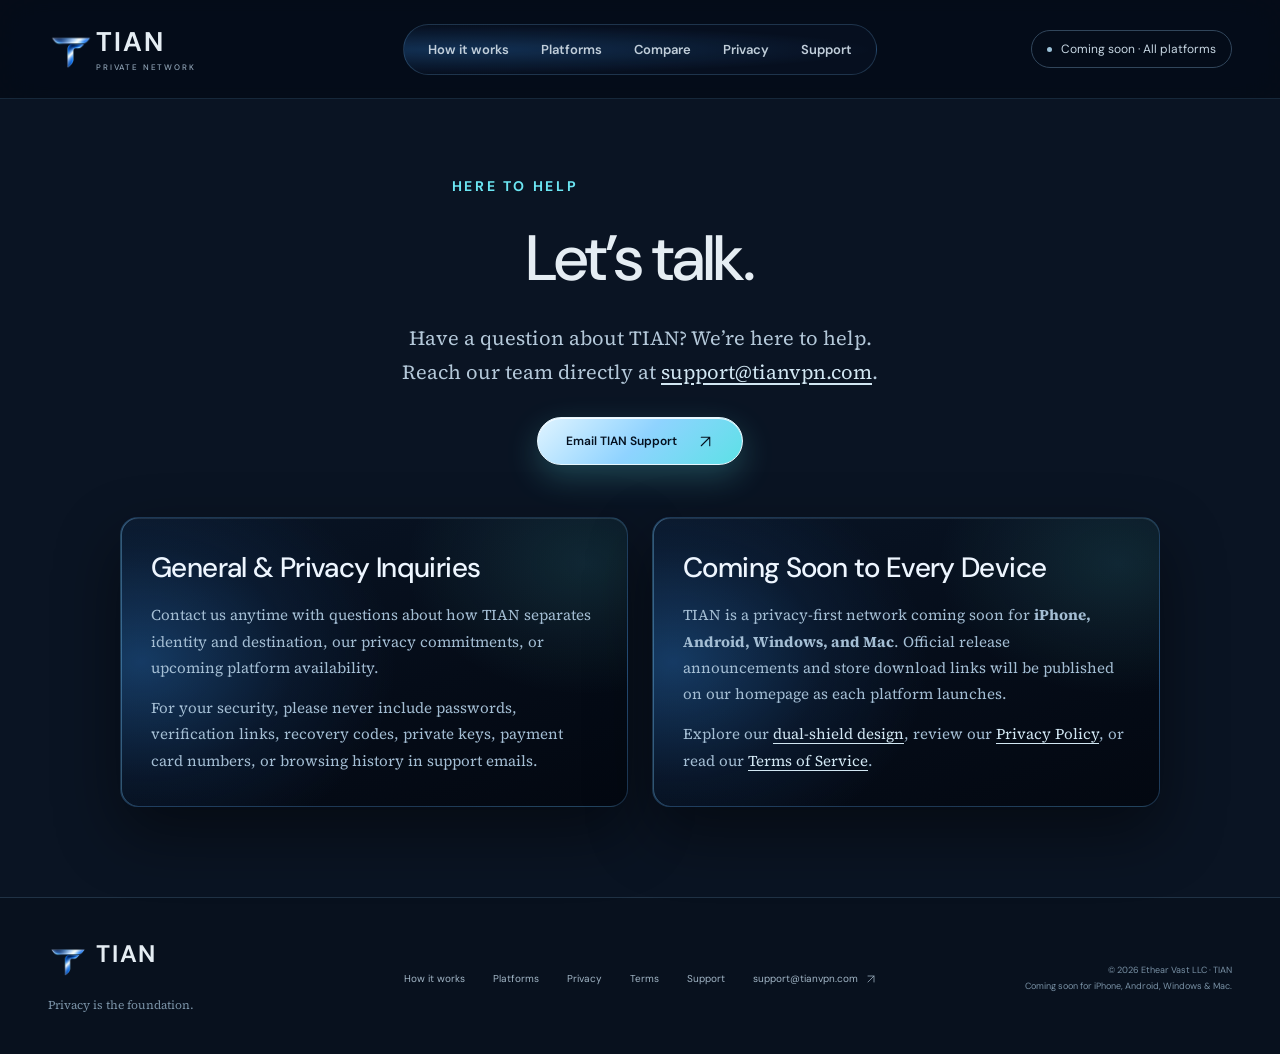
<file: support.html>
<!doctype html>
<html lang="en">
<head>
  <meta charset="utf-8"><meta name="viewport" content="width=device-width,initial-scale=1">
  <meta name="theme-color" content="#050b14"><title>Support — TIAN</title>
  <meta name="description" content="Contact TIAN Private Network. Coming soon for iPhone, Android, Windows, and Mac.">
  <link rel="canonical" href="https://tianvpn.com/support.html">
  <link rel="preload" href="assets/fonts/dm-sans-latin.woff2" as="font" type="font/woff2" crossorigin>
  <link rel="preload" href="assets/fonts/source-serif-4-latin.woff2" as="font" type="font/woff2" crossorigin>
  <link rel="stylesheet" href="fonts.css?v=20261110-1">
  <link rel="stylesheet" href="styles.css?v=20261110-1">
</head><body>
<a class="skip" href="#main">Skip to content</a><header class="header"><div class="wrap header-inner"><a class="brand" href="./" aria-label="TIAN home"><span class="brand-mark"><img src="assets/tian-logo.png" alt="" class="brand-logo"></span><span>TIAN<small>PRIVATE NETWORK</small></span></a><nav class="main-nav" aria-label="Main navigation"><a href="./#connection">How it works</a><a href="./#platforms">Platforms</a><a class="compare-nav" href="./#comparison">Compare</a><a href="privacy.html">Privacy</a><a href="support.html">Support</a></nav><span class="launch-status"><i aria-hidden="true"></i>Coming soon · All platforms</span></div></header>
<main id="main" class="prose wrap">
<p class="eyebrow">HERE TO HELP</p><h1>Let’s talk.</h1>
<p class="intro">Have a question about TIAN? We’re here to help.<br>Reach our team directly at <a href="mailto:support@tianvpn.com">support@tianvpn.com</a>.</p>
<a class="button" href="mailto:support@tianvpn.com?subject=TIAN%20Support">Email TIAN Support <svg class="icon " width="24" height="24" viewBox="0 0 24 24" fill="none" stroke="currentColor" stroke-width="1.5" stroke-linecap="round" stroke-linejoin="round" aria-hidden="true"><path d="M6 18 18 6M6 6h12v12"/></svg></a>
<div class="support-grid">
  <section class="support-card">
    <h2>General &amp; Privacy Inquiries</h2>
    <p>Contact us anytime with questions about how TIAN separates identity and destination, our privacy commitments, or upcoming platform availability.</p>
    <p>For your security, please never include passwords, verification links, recovery codes, private keys, payment card numbers, or browsing history in support emails.</p>
  </section>
  <section class="support-card">
    <h2>Coming Soon to Every Device</h2>
    <p>TIAN is a privacy-first network coming soon for <strong>iPhone, Android, Windows, and Mac</strong>. Official release announcements and store download links will be published on our homepage as each platform launches.</p>
    <p>Explore our <a href="./#connection">dual-shield design</a>, review our <a href="privacy.html">Privacy Policy</a>, or read our <a href="terms.html">Terms of Service</a>.</p>
  </section>
</div>
</main>
<footer class="footer"><div class="wrap footer-inner"><div><a class="brand" href="./" aria-label="TIAN home"><span class="brand-mark"><img src="assets/tian-logo.png" alt="" class="brand-logo"></span>TIAN</a><p>Privacy is the foundation.</p></div><nav aria-label="Footer navigation"><a href="./#connection">How it works</a><a href="./#platforms">Platforms</a><a href="privacy.html">Privacy</a><a href="terms.html">Terms</a><a href="support.html">Support</a><a href="mailto:support@tianvpn.com">support@tianvpn.com <svg class="icon " width="24" height="24" viewBox="0 0 24 24" fill="none" stroke="currentColor" stroke-width="1.5" stroke-linecap="round" stroke-linejoin="round" aria-hidden="true"><path d="M6 18 18 6M6 6h12v12"/></svg></a></nav><p class="copyright">© 2026 Ethear Vast LLC · TIAN<br>Coming soon for iPhone, Android, Windows &amp; Mac.</p></div></footer>
</body></html>
</file>
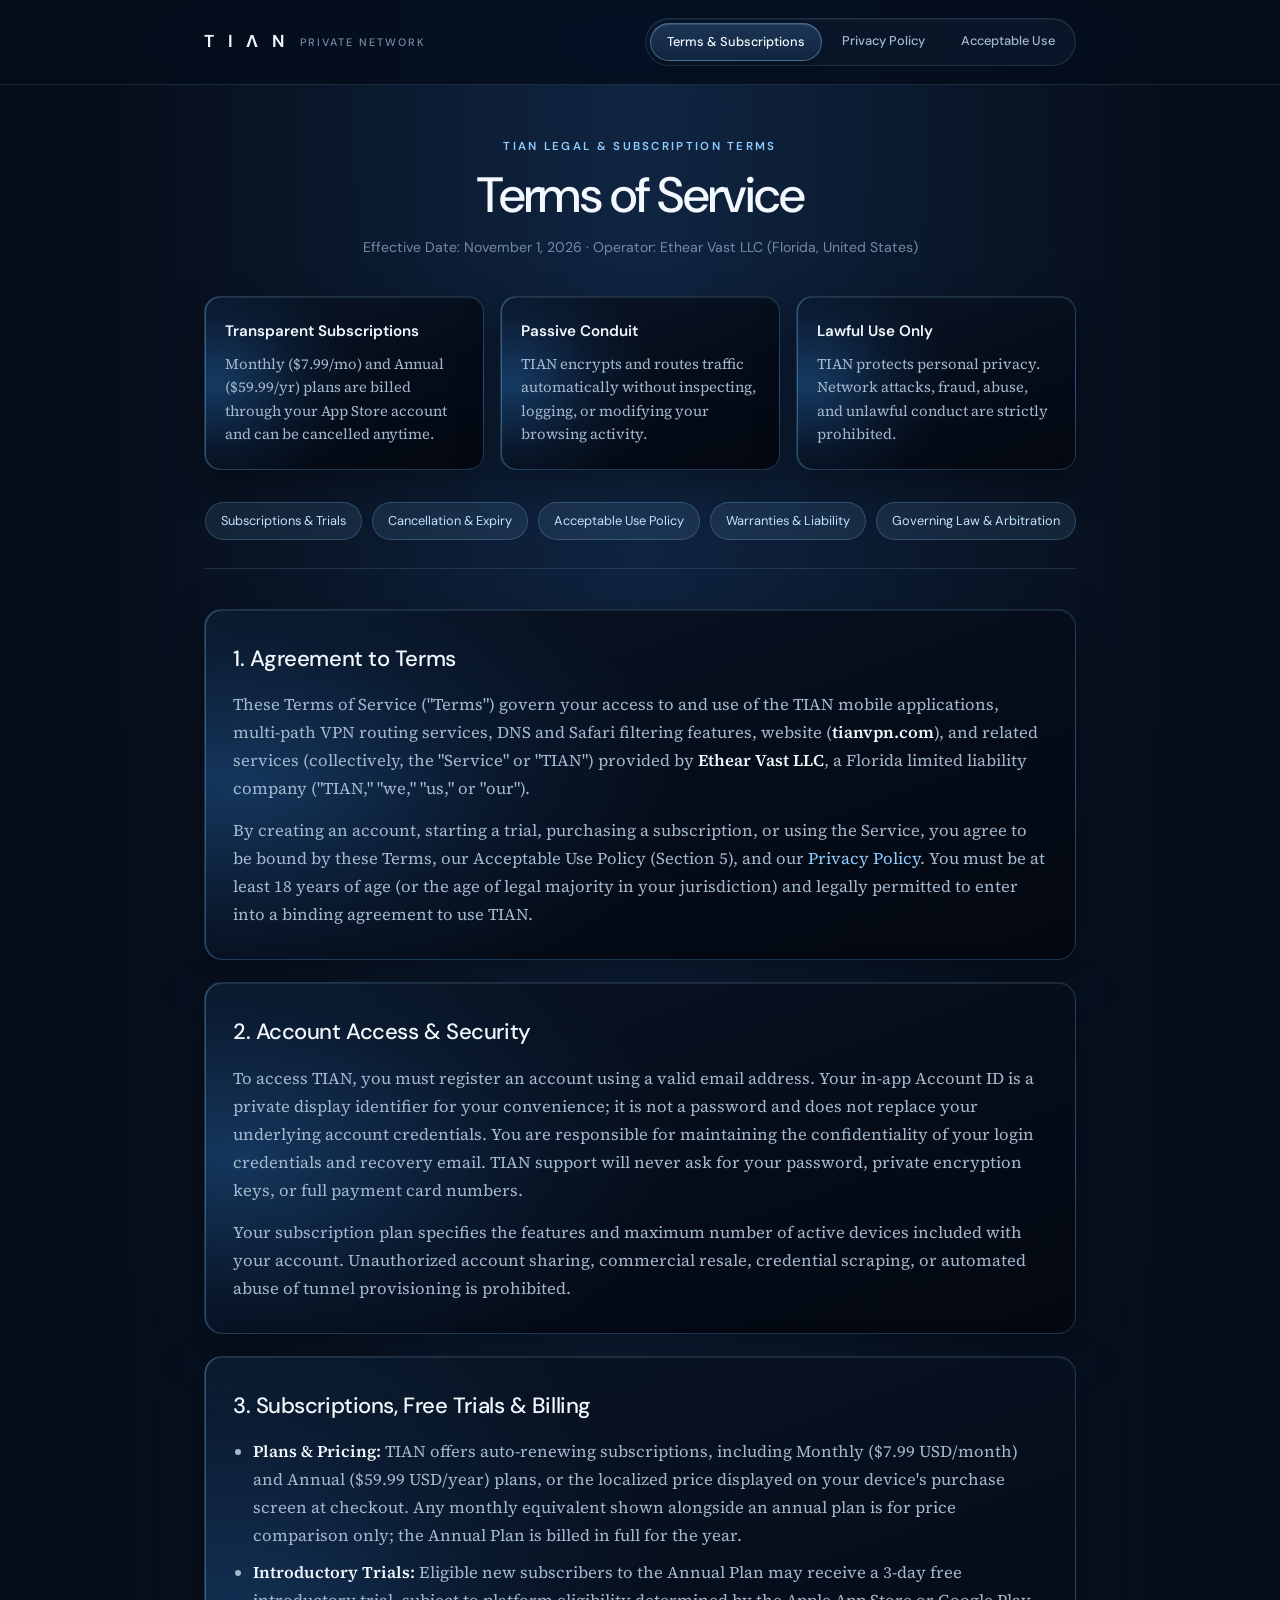
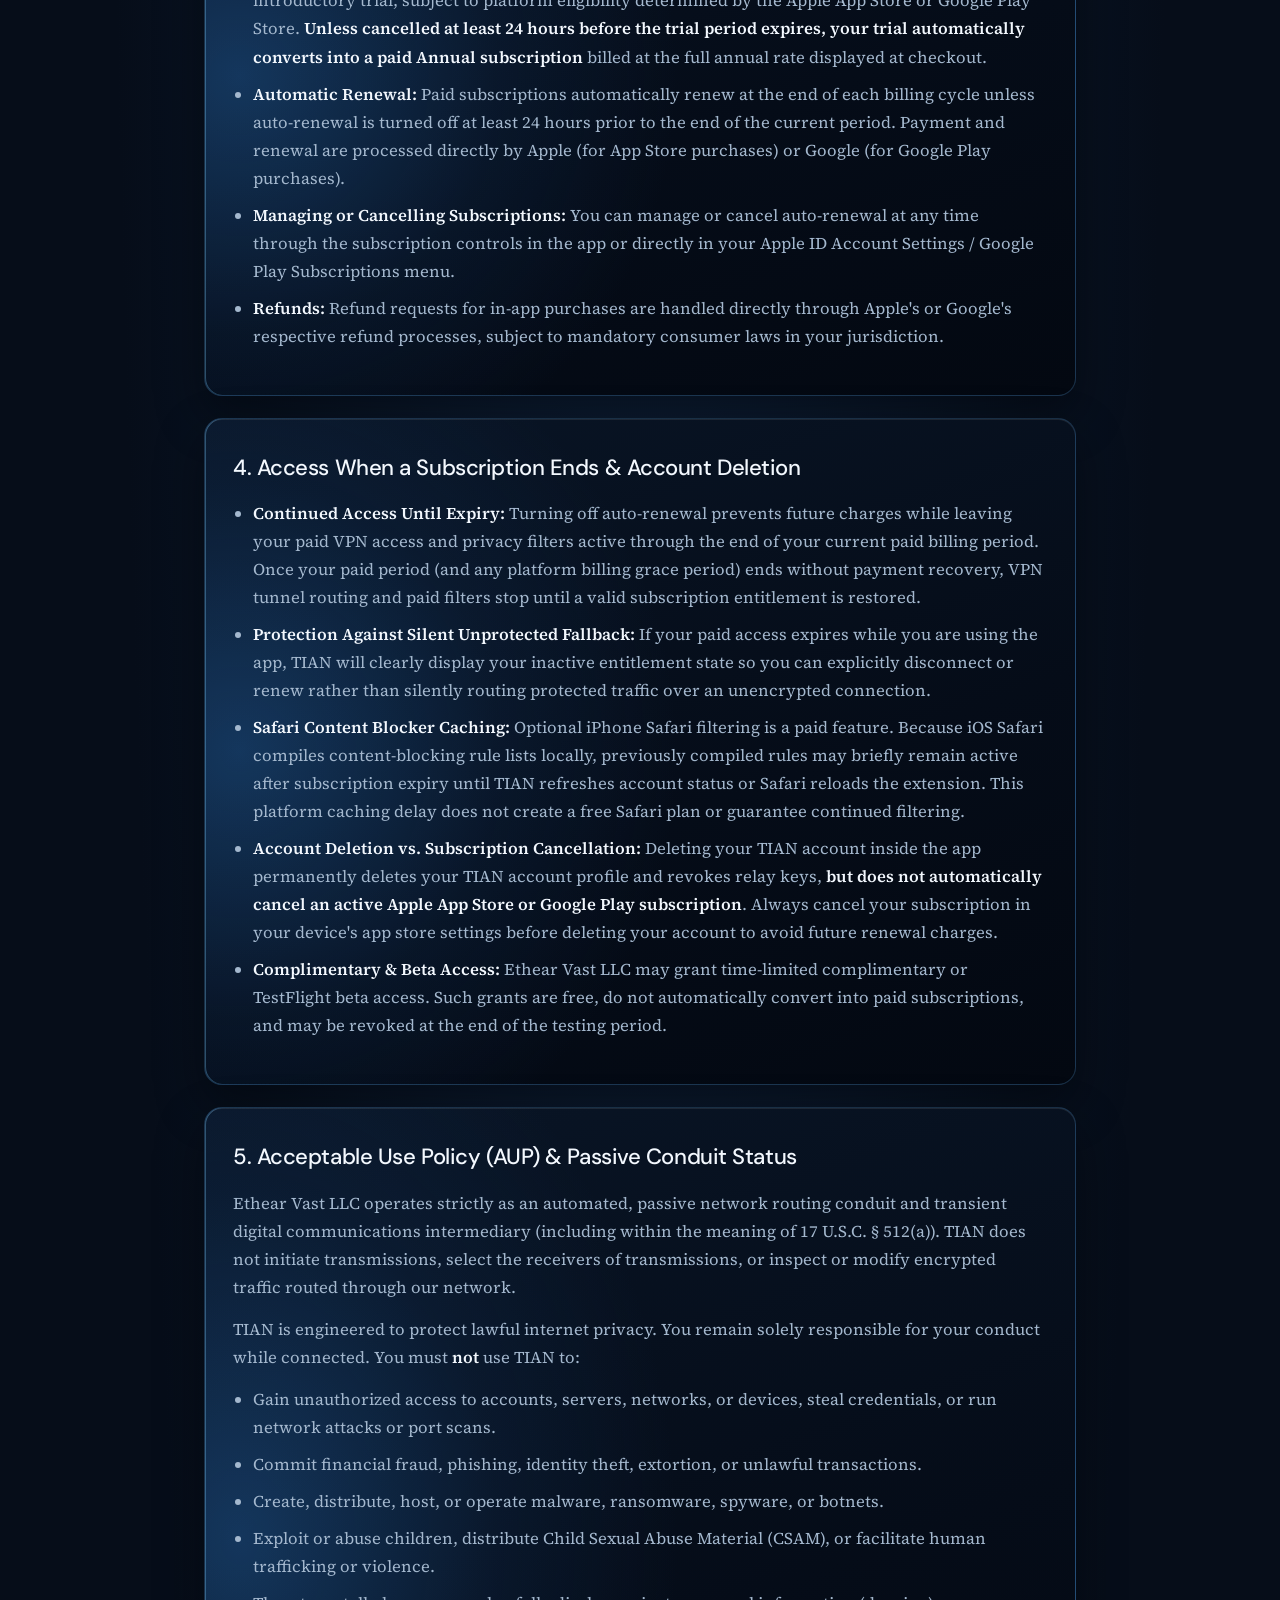
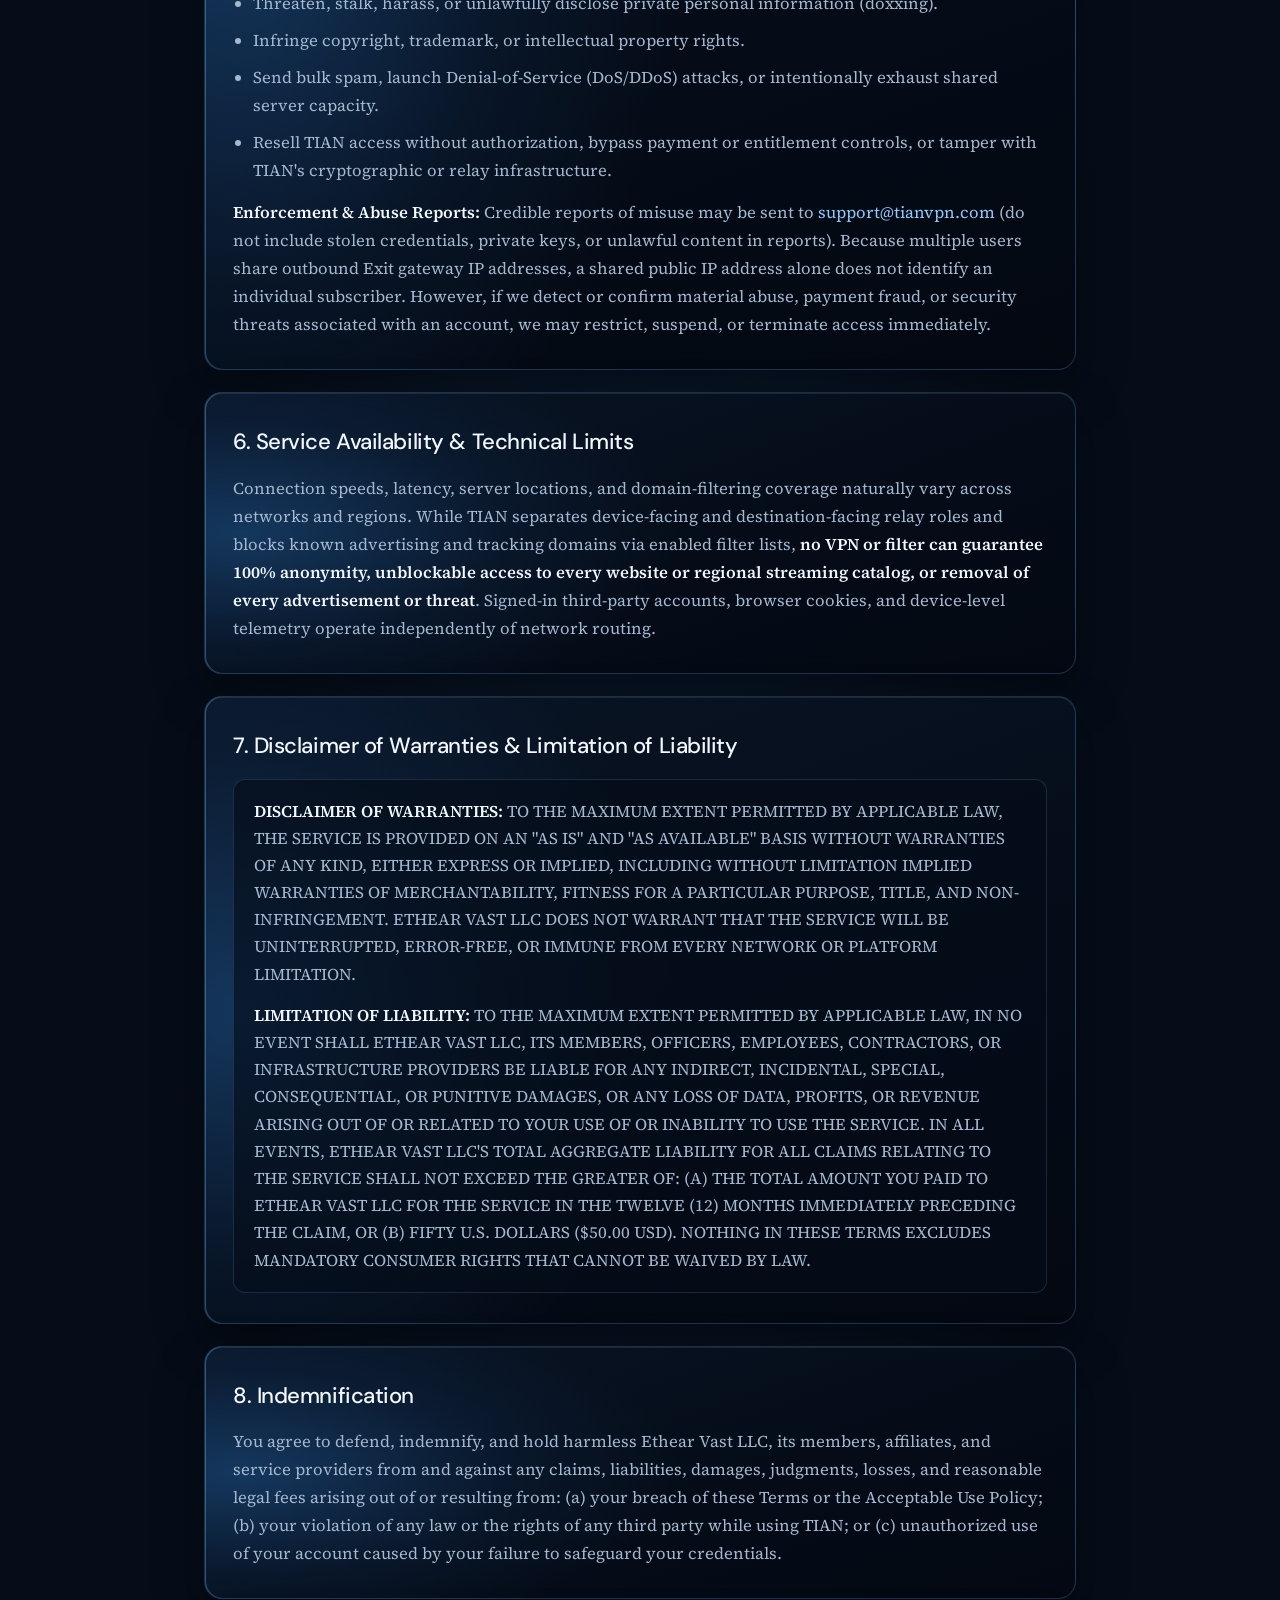
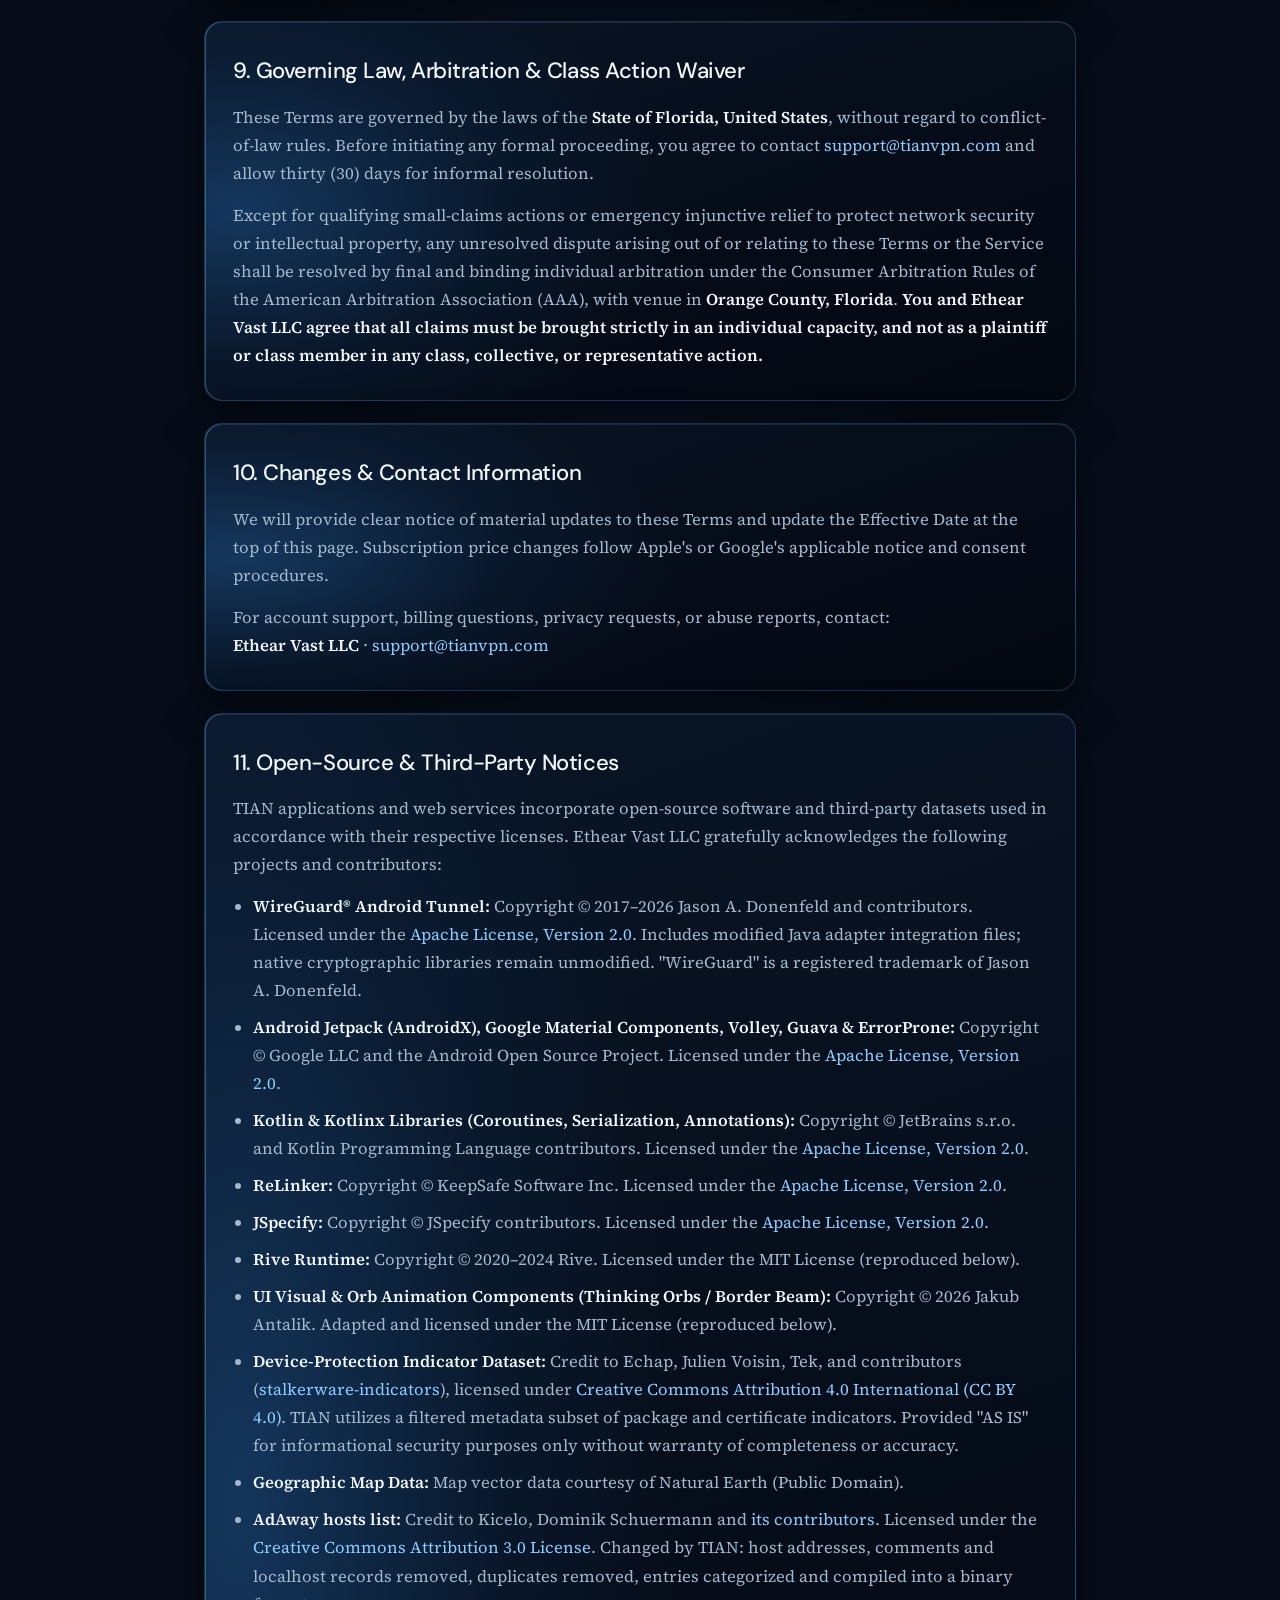
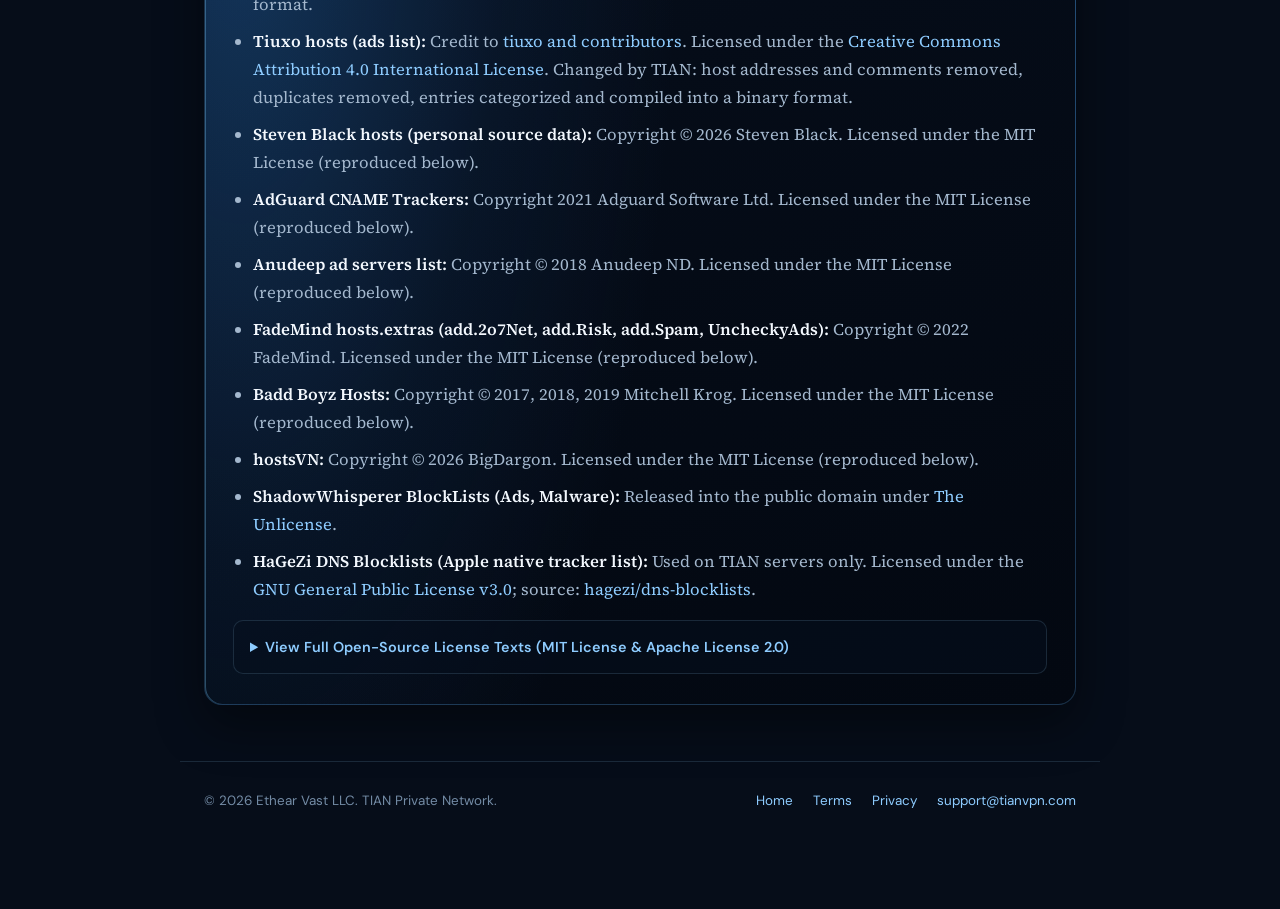
<file: terms.html>
<!DOCTYPE html>
<html lang="en">
<head>
  <meta charset="utf-8">
  <meta name="viewport" content="width=device-width, initial-scale=1, viewport-fit=cover">
  <title>Terms of Service &amp; Acceptable Use — TIAN</title>
  <meta name="description" content="Terms of Service, Subscription Terms, and Acceptable Use Policy for TIAN Private Network, operated by Ethear Vast LLC.">
  <meta name="theme-color" content="#07101E">
  <link rel="preload" href="assets/fonts/dm-sans-latin.woff2" as="font" type="font/woff2" crossorigin>
  <link rel="preload" href="assets/fonts/source-serif-4-latin.woff2" as="font" type="font/woff2" crossorigin>
  <link rel="stylesheet" href="fonts.css?v=20261110-1">
  <style>
    :root {
      --bg-primary: #060d19;
      --bg-card: #0c192c;
      --bg-card-alt: #132640;
      --border-subtle: rgba(158, 215, 255, 0.14);
      --border-highlight: rgba(158, 215, 255, 0.36);
      --text-primary: #F3F8FE;
      --text-secondary: #A4B8CE;
      --text-muted: #738BA5;
      --accent-blue: #8ECCFF;
      --accent-pill: rgba(142, 204, 255, 0.1);
      --display: -apple-system, BlinkMacSystemFont, "SF Pro Display", "Inter", "Segoe UI", sans-serif;
      --max-w: 920px;
    }

    * {
      box-sizing: border-box;
      margin: 0;
      padding: 0;
    }

    html {
      scroll-behavior: smooth;
      background-color: var(--bg-primary);
      color: var(--text-primary);
      font-family: -apple-system, BlinkMacSystemFont, "SF Pro Text", "SF Pro Display", "Segoe UI", Roboto, Helvetica, Arial, sans-serif;
      -webkit-font-smoothing: antialiased;
      line-height: 1.7;
    }

    body {
      background: radial-gradient(ellipse at 50% 0%, #102542 0%, var(--bg-primary) 60%);
      min-height: 100vh;
      padding-bottom: 96px;
    }

    a {
      color: var(--accent-blue);
      text-decoration: none;
      transition: color 0.2s ease;
    }

    a:hover {
      color: #cce8ff;
      text-decoration: underline;
    }

    /* Header & Navigation */
    .site-header {
      position: sticky;
      top: 0;
      z-index: 50;
      backdrop-filter: blur(24px) saturate(180%);
      -webkit-backdrop-filter: blur(24px) saturate(180%);
      background: rgba(6, 13, 25, 0.82);
      border-bottom: 1px solid var(--border-subtle);
    }

    .header-inner {
      max-width: var(--max-w);
      margin: 0 auto;
      padding: 18px 24px;
      display: flex;
      align-items: center;
      justify-content: space-between;
      gap: 16px;
      flex-wrap: wrap;
    }

    .brand {
      display: flex;
      align-items: center;
      gap: 12px;
      color: var(--text-primary);
      font-weight: 650;
      letter-spacing: 0.28em;
      font-size: 1.08rem;
      text-decoration: none;
    }

    .brand:hover {
      text-decoration: none;
    }

    .brand-sub {
      font-size: 0.68rem;
      letter-spacing: 0.18em;
      color: var(--text-muted);
      text-transform: uppercase;
      font-weight: 500;
    }

    /* Policy Switcher Pills (Ideal for In-App WebView) */
    .policy-switcher {
      display: inline-flex;
      background: rgba(12, 25, 44, 0.78);
      border: 1px solid var(--border-subtle);
      border-radius: 999px;
      padding: 4px;
      gap: 4px;
      box-shadow: inset 0 1px 0 rgba(255, 255, 255, 0.06);
    }

    .policy-switcher a {
      font-size: 0.8rem;
      font-weight: 500;
      color: var(--text-secondary);
      padding: 7px 16px;
      border-radius: 999px;
      text-decoration: none;
      transition: all 0.2s ease;
    }

    .policy-switcher a:hover {
      color: var(--text-primary);
    }

    .policy-switcher a.active {
      background: linear-gradient(180deg, #1b3556, #12253e);
      color: var(--text-primary);
      border: 1px solid var(--border-highlight);
      box-shadow: inset 0 1px 0 rgba(255, 255, 255, 0.14), 0 4px 14px rgba(0, 0, 0, 0.25);
    }

    /* Main Container */
    .container {
      max-width: var(--max-w);
      margin: 0 auto;
      padding: 52px 24px 0;
    }

    .eyebrow {
      font-size: 0.72rem;
      letter-spacing: 0.2em;
      text-transform: uppercase;
      color: var(--accent-blue);
      font-weight: 600;
      margin-bottom: 12px;
      text-align: center;
    }

    h1 {
      font-family: var(--display);
      font-size: clamp(2.2rem, 4.5vw, 3.1rem);
      font-weight: 800;
      letter-spacing: -0.04em;
      line-height: 1.12;
      margin-bottom: 12px;
      text-align: center;
    }

    .meta-line {
      font-size: 0.88rem;
      color: var(--text-muted);
      margin-bottom: 36px;
      text-align: center;
    }

    /* Summary Cards */
    .summary-grid {
      display: grid;
      grid-template-columns: repeat(3, minmax(0, 1fr));
      gap: 16px;
      margin-bottom: 32px;
    }

    .summary-card {
      background: radial-gradient(ellipse 68% 92% at 4% 50%, rgba(42, 118, 196, 0.42) 0%, rgba(22, 60, 106, 0.22) 44%, transparent 74%), linear-gradient(160deg, #091526 0%, #050c18 58%, #030811 100%);
      border: 1px solid rgba(92, 168, 230, 0.26);
      border-radius: 16px;
      padding: 22px 20px;
      box-shadow: inset 1px 0 0 rgba(126, 208, 255, 0.34), inset 0 1px 0 rgba(255, 255, 255, 0.1), 0 18px 40px rgba(0, 0, 0, 0.38);
    }

    .summary-card h3 {
      font-size: 0.95rem;
      color: var(--text-primary);
      margin-bottom: 8px;
      font-weight: 600;
    }

    .summary-card p {
      font-size: 0.85rem;
      color: var(--text-secondary);
      line-height: 1.6;
    }

    /* Quick Jump Links */
    .jump-bar {
      display: flex;
      flex-wrap: wrap;
      justify-content: center;
      gap: 10px;
      margin-bottom: 40px;
      padding-bottom: 28px;
      border-bottom: 1px solid var(--border-subtle);
    }

    .jump-bar a {
      font-size: 0.8rem;
      background: var(--accent-pill);
      color: #c2e3ff;
      border: 1px solid rgba(142, 204, 255, 0.22);
      padding: 7px 15px;
      border-radius: 999px;
      text-decoration: none;
      transition: all 0.2s ease;
    }

    .jump-bar a:hover {
      background: rgba(142, 204, 255, 0.18);
      border-color: rgba(142, 204, 255, 0.42);
      transform: translateY(-1px);
    }

    /* Policy Sections */
    section {
      background: radial-gradient(ellipse 68% 92% at 4% 50%, rgba(42, 118, 196, 0.38) 0%, rgba(22, 60, 106, 0.2) 44%, transparent 74%), linear-gradient(160deg, #091526 0%, #050c18 58%, #030811 100%);
      border: 1px solid rgba(92, 168, 230, 0.24);
      border-radius: 18px;
      padding: 30px 28px;
      margin-bottom: 22px;
      scroll-margin-top: 90px;
      box-shadow: inset 1px 0 0 rgba(126, 208, 255, 0.32), inset 0 1px 0 rgba(255, 255, 255, 0.09), 0 20px 48px rgba(0, 0, 0, 0.42);
    }

    section h2 {
      font-family: var(--display);
      font-size: 1.38rem;
      font-weight: 750;
      color: var(--text-primary);
      margin-bottom: 14px;
      letter-spacing: -0.025em;
    }

    section p {
      color: var(--text-secondary);
      font-size: 0.95rem;
      margin-bottom: 14px;
    }

    section p:last-child {
      margin-bottom: 0;
    }

    section ul {
      margin: 10px 0 14px 20px;
      color: var(--text-secondary);
      font-size: 0.95rem;
    }

    section li {
      margin-bottom: 9px;
    }

    section li strong,
    section p strong {
      color: var(--text-primary);
      font-weight: 600;
    }

    .legal-caps {
      font-size: 0.85rem;
      line-height: 1.65;
      color: var(--text-secondary);
      background: rgba(6, 13, 25, 0.65);
      border: 1px solid var(--border-subtle);
      padding: 18px 20px;
      border-radius: 12px;
    }

    .footer {
      max-width: var(--max-w);
      margin: 56px auto 0;
      padding: 28px 24px 0;
      border-top: 1px solid var(--border-subtle);
      display: flex;
      justify-content: space-between;
      align-items: center;
      flex-wrap: wrap;
      gap: 12px;
      font-size: 0.84rem;
      color: var(--text-muted);
    }

    .footer-links {
      display: flex;
      gap: 20px;
    }

    @media (max-width: 720px) {
      .summary-grid {
        grid-template-columns: 1fr;
      }
      section {
        padding: 24px 20px;
      }
    }

    /* Type: the shared TIAN fonts from fonts.css. Styrene for headings and interface, Tiempos for reading. */
    :root {
      --display: var(--tian-display, -apple-system, BlinkMacSystemFont, "SF Pro Display", "Inter", "Segoe UI", sans-serif);
      --serif: var(--tian-serif, Georgia, "Times New Roman", serif);
    }
    html {
      font-family: var(--display);
    }
    h1, section h2 {
      font-weight: 500;
    }
    h1 {
      letter-spacing: -0.03em;
    }
    section h2 {
      letter-spacing: -0.02em;
    }
    section p, section ul, .summary-card p, .legal-caps {
      font-family: var(--serif);
    }
    section p, section ul {
      font-size: 1.03rem;
    }
    .summary-card p {
      font-size: 0.92rem;
    }
  </style>
</head>
<body>

  <header class="site-header">
    <div class="header-inner">
      <a href="https://tianvpn.com" class="brand">
        <span>T I Λ N</span>
        <span class="brand-sub">Private Network</span>
      </a>
      <nav class="policy-switcher" aria-label="Legal navigation">
        <a href="terms.html" class="active">Terms &amp; Subscriptions</a>
        <a href="privacy.html">Privacy Policy</a>
        <a href="#acceptable-use">Acceptable Use</a>
      </nav>
    </div>
  </header>

  <main class="container">
    <div class="eyebrow">TIAN LEGAL &amp; SUBSCRIPTION TERMS</div>
    <h1>Terms of Service</h1>
    <p class="meta-line">Effective Date: November 1, 2026 &middot; Operator: Ethear Vast LLC (Florida, United States)</p>

    <div class="summary-grid">
      <div class="summary-card">
        <h3>Transparent Subscriptions</h3>
        <p>Monthly ($7.99/mo) and Annual ($59.99/yr) plans are billed through your App Store account and can be cancelled anytime.</p>
      </div>
      <div class="summary-card">
        <h3>Passive Conduit</h3>
        <p>TIAN encrypts and routes traffic automatically without inspecting, logging, or modifying your browsing activity.</p>
      </div>
      <div class="summary-card">
        <h3>Lawful Use Only</h3>
        <p>TIAN protects personal privacy. Network attacks, fraud, abuse, and unlawful conduct are strictly prohibited.</p>
      </div>
    </div>

    <div class="jump-bar">
      <a href="#subscriptions">Subscriptions &amp; Trials</a>
      <a href="#cancellation">Cancellation &amp; Expiry</a>
      <a href="#acceptable-use">Acceptable Use Policy</a>
      <a href="#liability">Warranties &amp; Liability</a>
      <a href="#disputes">Governing Law &amp; Arbitration</a>
    </div>

    <section id="agreement">
      <h2>1. Agreement to Terms</h2>
      <p>These Terms of Service ("Terms") govern your access to and use of the TIAN mobile applications, multi-path VPN routing services, DNS and Safari filtering features, website (<strong>tianvpn.com</strong>), and related services (collectively, the "Service" or "TIAN") provided by <strong>Ethear Vast LLC</strong>, a Florida limited liability company ("TIAN," "we," "us," or "our").</p>
      <p>By creating an account, starting a trial, purchasing a subscription, or using the Service, you agree to be bound by these Terms, our Acceptable Use Policy (Section 5), and our <a href="privacy.html">Privacy Policy</a>. You must be at least 18 years of age (or the age of legal majority in your jurisdiction) and legally permitted to enter into a binding agreement to use TIAN.</p>
    </section>

    <section id="accounts">
      <h2>2. Account Access &amp; Security</h2>
      <p>To access TIAN, you must register an account using a valid email address. Your in-app Account ID is a private display identifier for your convenience; it is not a password and does not replace your underlying account credentials. You are responsible for maintaining the confidentiality of your login credentials and recovery email. TIAN support will never ask for your password, private encryption keys, or full payment card numbers.</p>
      <p>Your subscription plan specifies the features and maximum number of active devices included with your account. Unauthorized account sharing, commercial resale, credential scraping, or automated abuse of tunnel provisioning is prohibited.</p>
    </section>

    <section id="subscriptions">
      <h2>3. Subscriptions, Free Trials &amp; Billing</h2>
      <ul>
        <li><strong>Plans &amp; Pricing:</strong> TIAN offers auto-renewing subscriptions, including Monthly ($7.99 USD/month) and Annual ($59.99 USD/year) plans, or the localized price displayed on your device's purchase screen at checkout. Any monthly equivalent shown alongside an annual plan is for price comparison only; the Annual Plan is billed in full for the year.</li>
        <li><strong>Introductory Trials:</strong> Eligible new subscribers to the Annual Plan may receive a 3-day free introductory trial, subject to platform eligibility determined by the Apple App Store or Google Play Store. <strong>Unless cancelled at least 24 hours before the trial period expires, your trial automatically converts into a paid Annual subscription</strong> billed at the full annual rate displayed at checkout.</li>
        <li><strong>Automatic Renewal:</strong> Paid subscriptions automatically renew at the end of each billing cycle unless auto-renewal is turned off at least 24 hours prior to the end of the current period. Payment and renewal are processed directly by Apple (for App Store purchases) or Google (for Google Play purchases).</li>
        <li><strong>Managing or Cancelling Subscriptions:</strong> You can manage or cancel auto-renewal at any time through the subscription controls in the app or directly in your Apple ID Account Settings / Google Play Subscriptions menu.</li>
        <li><strong>Refunds:</strong> Refund requests for in-app purchases are handled directly through Apple's or Google's respective refund processes, subject to mandatory consumer laws in your jurisdiction.</li>
      </ul>
    </section>

    <section id="cancellation">
      <h2>4. Access When a Subscription Ends &amp; Account Deletion</h2>
      <ul>
        <li><strong>Continued Access Until Expiry:</strong> Turning off auto-renewal prevents future charges while leaving your paid VPN access and privacy filters active through the end of your current paid billing period. Once your paid period (and any platform billing grace period) ends without payment recovery, VPN tunnel routing and paid filters stop until a valid subscription entitlement is restored.</li>
        <li><strong>Protection Against Silent Unprotected Fallback:</strong> If your paid access expires while you are using the app, TIAN will clearly display your inactive entitlement state so you can explicitly disconnect or renew rather than silently routing protected traffic over an unencrypted connection.</li>
        <li><strong>Safari Content Blocker Caching:</strong> Optional iPhone Safari filtering is a paid feature. Because iOS Safari compiles content-blocking rule lists locally, previously compiled rules may briefly remain active after subscription expiry until TIAN refreshes account status or Safari reloads the extension. This platform caching delay does not create a free Safari plan or guarantee continued filtering.</li>
        <li><strong>Account Deletion vs. Subscription Cancellation:</strong> Deleting your TIAN account inside the app permanently deletes your TIAN account profile and revokes relay keys, <strong>but does not automatically cancel an active Apple App Store or Google Play subscription</strong>. Always cancel your subscription in your device's app store settings before deleting your account to avoid future renewal charges.</li>
        <li><strong>Complimentary &amp; Beta Access:</strong> Ethear Vast LLC may grant time-limited complimentary or TestFlight beta access. Such grants are free, do not automatically convert into paid subscriptions, and may be revoked at the end of the testing period.</li>
      </ul>
    </section>

    <section id="acceptable-use">
      <h2>5. Acceptable Use Policy (AUP) &amp; Passive Conduit Status</h2>
      <p>Ethear Vast LLC operates strictly as an automated, passive network routing conduit and transient digital communications intermediary (including within the meaning of 17 U.S.C. &sect; 512(a)). TIAN does not initiate transmissions, select the receivers of transmissions, or inspect or modify encrypted traffic routed through our network.</p>
      <p>TIAN is engineered to protect lawful internet privacy. You remain solely responsible for your conduct while connected. You must <strong>not</strong> use TIAN to:</p>
      <ul>
        <li>Gain unauthorized access to accounts, servers, networks, or devices, steal credentials, or run network attacks or port scans.</li>
        <li>Commit financial fraud, phishing, identity theft, extortion, or unlawful transactions.</li>
        <li>Create, distribute, host, or operate malware, ransomware, spyware, or botnets.</li>
        <li>Exploit or abuse children, distribute Child Sexual Abuse Material (CSAM), or facilitate human trafficking or violence.</li>
        <li>Threaten, stalk, harass, or unlawfully disclose private personal information (doxxing).</li>
        <li>Infringe copyright, trademark, or intellectual property rights.</li>
        <li>Send bulk spam, launch Denial-of-Service (DoS/DDoS) attacks, or intentionally exhaust shared server capacity.</li>
        <li>Resell TIAN access without authorization, bypass payment or entitlement controls, or tamper with TIAN's cryptographic or relay infrastructure.</li>
      </ul>
      <p><strong>Enforcement &amp; Abuse Reports:</strong> Credible reports of misuse may be sent to <a href="mailto:support@tianvpn.com">support@tianvpn.com</a> (do not include stolen credentials, private keys, or unlawful content in reports). Because multiple users share outbound Exit gateway IP addresses, a shared public IP address alone does not identify an individual subscriber. However, if we detect or confirm material abuse, payment fraud, or security threats associated with an account, we may restrict, suspend, or terminate access immediately.</p>
    </section>

    <section id="service-limits">
      <h2>6. Service Availability &amp; Technical Limits</h2>
      <p>Connection speeds, latency, server locations, and domain-filtering coverage naturally vary across networks and regions. While TIAN separates device-facing and destination-facing relay roles and blocks known advertising and tracking domains via enabled filter lists, <strong>no VPN or filter can guarantee 100% anonymity, unblockable access to every website or regional streaming catalog, or removal of every advertisement or threat</strong>. Signed-in third-party accounts, browser cookies, and device-level telemetry operate independently of network routing.</p>
    </section>

    <section id="liability">
      <h2>7. Disclaimer of Warranties &amp; Limitation of Liability</h2>
      <div class="legal-caps">
        <p><strong>DISCLAIMER OF WARRANTIES:</strong> TO THE MAXIMUM EXTENT PERMITTED BY APPLICABLE LAW, THE SERVICE IS PROVIDED ON AN "AS IS" AND "AS AVAILABLE" BASIS WITHOUT WARRANTIES OF ANY KIND, EITHER EXPRESS OR IMPLIED, INCLUDING WITHOUT LIMITATION IMPLIED WARRANTIES OF MERCHANTABILITY, FITNESS FOR A PARTICULAR PURPOSE, TITLE, AND NON-INFRINGEMENT. ETHEAR VAST LLC DOES NOT WARRANT THAT THE SERVICE WILL BE UNINTERRUPTED, ERROR-FREE, OR IMMUNE FROM EVERY NETWORK OR PLATFORM LIMITATION.</p>
        <p><strong>LIMITATION OF LIABILITY:</strong> TO THE MAXIMUM EXTENT PERMITTED BY APPLICABLE LAW, IN NO EVENT SHALL ETHEAR VAST LLC, ITS MEMBERS, OFFICERS, EMPLOYEES, CONTRACTORS, OR INFRASTRUCTURE PROVIDERS BE LIABLE FOR ANY INDIRECT, INCIDENTAL, SPECIAL, CONSEQUENTIAL, OR PUNITIVE DAMAGES, OR ANY LOSS OF DATA, PROFITS, OR REVENUE ARISING OUT OF OR RELATED TO YOUR USE OF OR INABILITY TO USE THE SERVICE. IN ALL EVENTS, ETHEAR VAST LLC'S TOTAL AGGREGATE LIABILITY FOR ALL CLAIMS RELATING TO THE SERVICE SHALL NOT EXCEED THE GREATER OF: (A) THE TOTAL AMOUNT YOU PAID TO ETHEAR VAST LLC FOR THE SERVICE IN THE TWELVE (12) MONTHS IMMEDIATELY PRECEDING THE CLAIM, OR (B) FIFTY U.S. DOLLARS ($50.00 USD). NOTHING IN THESE TERMS EXCLUDES MANDATORY CONSUMER RIGHTS THAT CANNOT BE WAIVED BY LAW.</p>
      </div>
    </section>

    <section id="indemnification">
      <h2>8. Indemnification</h2>
      <p>You agree to defend, indemnify, and hold harmless Ethear Vast LLC, its members, affiliates, and service providers from and against any claims, liabilities, damages, judgments, losses, and reasonable legal fees arising out of or resulting from: (a) your breach of these Terms or the Acceptable Use Policy; (b) your violation of any law or the rights of any third party while using TIAN; or (c) unauthorized use of your account caused by your failure to safeguard your credentials.</p>
    </section>

    <section id="disputes">
      <h2>9. Governing Law, Arbitration &amp; Class Action Waiver</h2>
      <p>These Terms are governed by the laws of the <strong>State of Florida, United States</strong>, without regard to conflict-of-law rules. Before initiating any formal proceeding, you agree to contact <a href="mailto:support@tianvpn.com">support@tianvpn.com</a> and allow thirty (30) days for informal resolution.</p>
      <p>Except for qualifying small-claims actions or emergency injunctive relief to protect network security or intellectual property, any unresolved dispute arising out of or relating to these Terms or the Service shall be resolved by final and binding individual arbitration under the Consumer Arbitration Rules of the American Arbitration Association (AAA), with venue in <strong>Orange County, Florida</strong>. <strong>You and Ethear Vast LLC agree that all claims must be brought strictly in an individual capacity, and not as a plaintiff or class member in any class, collective, or representative action.</strong></p>
    </section>

    <section id="contact">
      <h2>10. Changes &amp; Contact Information</h2>
      <p>We will provide clear notice of material updates to these Terms and update the Effective Date at the top of this page. Subscription price changes follow Apple's or Google's applicable notice and consent procedures.</p>
      <p>For account support, billing questions, privacy requests, or abuse reports, contact:<br>
      <strong>Ethear Vast LLC</strong> &middot; <a href="mailto:support@tianvpn.com">support@tianvpn.com</a></p>
    </section>
    <section id="third-party-notices">
      <h2>11. Open-Source &amp; Third-Party Notices</h2>
      <p>TIAN applications and web services incorporate open-source software and third-party datasets used in accordance with their respective licenses. Ethear Vast LLC gratefully acknowledges the following projects and contributors:</p>
      <ul>
        <li><strong>WireGuard&reg; Android Tunnel:</strong> Copyright &copy; 2017–2026 Jason A. Donenfeld and contributors. Licensed under the <a href="https://www.apache.org/licenses/LICENSE-2.0" target="_blank" rel="noopener">Apache License, Version 2.0</a>. Includes modified Java adapter integration files; native cryptographic libraries remain unmodified. "WireGuard" is a registered trademark of Jason A. Donenfeld.</li>
        <li><strong>Android Jetpack (AndroidX), Google Material Components, Volley, Guava &amp; ErrorProne:</strong> Copyright &copy; Google LLC and the Android Open Source Project. Licensed under the <a href="https://www.apache.org/licenses/LICENSE-2.0" target="_blank" rel="noopener">Apache License, Version 2.0</a>.</li>
        <li><strong>Kotlin &amp; Kotlinx Libraries (Coroutines, Serialization, Annotations):</strong> Copyright &copy; JetBrains s.r.o. and Kotlin Programming Language contributors. Licensed under the <a href="https://www.apache.org/licenses/LICENSE-2.0" target="_blank" rel="noopener">Apache License, Version 2.0</a>.</li>
        <li><strong>ReLinker:</strong> Copyright &copy; KeepSafe Software Inc. Licensed under the <a href="https://www.apache.org/licenses/LICENSE-2.0" target="_blank" rel="noopener">Apache License, Version 2.0</a>.</li>
        <li><strong>JSpecify:</strong> Copyright &copy; JSpecify contributors. Licensed under the <a href="https://www.apache.org/licenses/LICENSE-2.0" target="_blank" rel="noopener">Apache License, Version 2.0</a>.</li>
        <li><strong>Rive Runtime:</strong> Copyright &copy; 2020–2024 Rive. Licensed under the MIT License (reproduced below).</li>
        <li><strong>UI Visual &amp; Orb Animation Components (Thinking Orbs / Border Beam):</strong> Copyright &copy; 2026 Jakub Antalik. Adapted and licensed under the MIT License (reproduced below).</li>
        <li><strong>Device-Protection Indicator Dataset:</strong> Credit to Echap, Julien Voisin, Tek, and contributors (<a href="https://github.com/AssoEchap/stalkerware-indicators" target="_blank" rel="noopener">stalkerware-indicators</a>), licensed under <a href="https://creativecommons.org/licenses/by/4.0/" target="_blank" rel="noopener">Creative Commons Attribution 4.0 International (CC BY 4.0)</a>. TIAN utilizes a filtered metadata subset of package and certificate indicators. Provided "AS IS" for informational security purposes only without warranty of completeness or accuracy.</li>
        <li><strong>Geographic Map Data:</strong> Map vector data courtesy of Natural Earth (Public Domain).</li>
        <li><strong>AdAway hosts list:</strong> Credit to Kicelo, Dominik Schuermann and <a href="https://github.com/AdAway/adaway.github.io/commits/master/hosts.txt" target="_blank" rel="noopener">its contributors</a>. Licensed under the <a href="https://creativecommons.org/licenses/by/3.0/" target="_blank" rel="noopener">Creative Commons Attribution 3.0 License</a>. Changed by TIAN: host addresses, comments and localhost records removed, duplicates removed, entries categorized and compiled into a binary format.</li>
        <li><strong>Tiuxo hosts (ads list):</strong> Credit to <a href="https://github.com/tiuxo/hosts" target="_blank" rel="noopener">tiuxo and contributors</a>. Licensed under the <a href="https://creativecommons.org/licenses/by/4.0/" target="_blank" rel="noopener">Creative Commons Attribution 4.0 International License</a>. Changed by TIAN: host addresses and comments removed, duplicates removed, entries categorized and compiled into a binary format.</li>
        <li><strong>Steven Black hosts (personal source data):</strong> Copyright &copy; 2026 Steven Black. Licensed under the MIT License (reproduced below).</li>
        <li><strong>AdGuard CNAME Trackers:</strong> Copyright 2021 Adguard Software Ltd. Licensed under the MIT License (reproduced below).</li>
        <li><strong>Anudeep ad servers list:</strong> Copyright &copy; 2018 Anudeep ND. Licensed under the MIT License (reproduced below).</li>
        <li><strong>FadeMind hosts.extras (add.2o7Net, add.Risk, add.Spam, UncheckyAds):</strong> Copyright &copy; 2022 FadeMind. Licensed under the MIT License (reproduced below).</li>
        <li><strong>Badd Boyz Hosts:</strong> Copyright &copy; 2017, 2018, 2019 Mitchell Krog. Licensed under the MIT License (reproduced below).</li>
        <li><strong>hostsVN:</strong> Copyright &copy; 2026 BigDargon. Licensed under the MIT License (reproduced below).</li>
        <li><strong>ShadowWhisperer BlockLists (Ads, Malware):</strong> Released into the public domain under <a href="https://unlicense.org/" target="_blank" rel="noopener">The Unlicense</a>.</li>
        <li><strong>HaGeZi DNS Blocklists (Apple native tracker list):</strong> Used on TIAN servers only. Licensed under the <a href="https://www.gnu.org/licenses/gpl-3.0.html" target="_blank" rel="noopener">GNU General Public License v3.0</a>; source: <a href="https://github.com/hagezi/dns-blocklists" target="_blank" rel="noopener">hagezi/dns-blocklists</a>.</li>
      </ul>

      <details style="margin-top: 16px; background: rgba(7, 16, 30, 0.55); border: 1px solid var(--border-subtle); border-radius: 10px; padding: 14px 16px;">
        <summary style="cursor: pointer; font-weight: 600; font-size: 0.9rem; color: var(--accent-blue); outline: none;">
          View Full Open-Source License Texts (MIT License &amp; Apache License 2.0)
        </summary>
        <div style="margin-top: 16px; font-size: 0.82rem; color: var(--text-secondary); white-space: pre-wrap; line-height: 1.55; font-family: ui-monospace, SFMono-Regular, Menlo, Monaco, Consolas, monospace;">
<strong>================================================================
MIT LICENSE
================================================================</strong>
Copyright (c) 2020-2024 Rive
Copyright (c) 2026 Jakub Antalik
Copyright (c) 2026 Steven Black
Copyright 2021 Adguard Software Ltd
Copyright (c) 2018 Anudeep ND
Copyright (c) 2022 FadeMind
Copyright (c) 2017, 2018, 2019 Mitchell Krog
Copyright (c) 2026 BigDargon

Permission is hereby granted, free of charge, to any person obtaining a copy of this software and associated documentation files (the "Software"), to deal in the Software without restriction, including without limitation the rights to use, copy, modify, merge, publish, distribute, sublicense, and/or sell copies of the Software, and to permit persons to whom the Software is furnished to do so, subject to the following conditions:

The above copyright notice and this permission notice shall be included in all copies or substantial portions of the Software.

THE SOFTWARE IS PROVIDED "AS IS", WITHOUT WARRANTY OF ANY KIND, EXPRESS OR IMPLIED, INCLUDING BUT NOT LIMITED TO THE WARRANTIES OF MERCHANTABILITY, FITNESS FOR A PARTICULAR PURPOSE AND NONINFRINGEMENT. IN NO EVENT SHALL THE AUTHORS OR COPYRIGHT HOLDERS BE LIABLE FOR ANY CLAIM, DAMAGES OR OTHER LIABILITY, WHETHER IN AN ACTION OF CONTRACT, TORT OR OTHERWISE, ARISING FROM, OUT OF OR IN CONNECTION WITH THE SOFTWARE OR THE USE OR OTHER DEALINGS IN THE SOFTWARE.


<strong>================================================================
APACHE LICENSE, VERSION 2.0
================================================================</strong>
Apache License
Version 2.0, January 2004
http://www.apache.org/licenses/

TERMS AND CONDITIONS FOR USE, REPRODUCTION, AND DISTRIBUTION

1. Definitions.
"License" shall mean the terms and conditions for use, reproduction, and distribution as defined by Sections 1 through 9 of this document.
"Licensor" shall mean the copyright owner or entity authorized by the copyright owner that is granting the License.
"Legal Entity" shall mean the union of the acting entity and all other entities that control, are controlled by, or are under common control with that entity. For the purposes of this definition, "control" means (i) the power, direct or indirect, to cause the direction or management of such entity, whether by contract or otherwise, or (ii) ownership of fifty percent (50%) or more of the outstanding shares, or (iii) beneficial ownership of such entity.
"You" (or "Your") shall mean an individual or Legal Entity exercising permissions granted by this License.
"Source" form shall mean the preferred form for making modifications, including but not limited to software source code, documentation source, and configuration files.
"Object" form shall mean any form resulting from mechanical transformation or translation of a Source form, including but not limited to compiled object code, generated documentation, and conversions to other media types.
"Work" shall mean the work of authorship, whether in Source or Object form, made available under the License, as indicated by a copyright notice that is included in or attached to the work.
"Derivative Works" shall mean any work, whether in Source or Object form, that is based on (or derived from) the Work and for which the editorial revisions, annotations, elaborations, or other modifications represent, as a whole, an original work of authorship. For the purposes of this License, Derivative Works shall not include works that remain separable from, or merely link (or bind by name) to the interfaces of, the Work and Derivative Works thereof.
"Contribution" shall mean any work of authorship, including the original version of the Work and any modifications or additions to that Work or Derivative Works thereof, that is intentionally submitted to Licensor for inclusion in the Work by the copyright owner or by an individual or Legal Entity authorized to submit on behalf of the copyright owner.
"Contributor" shall mean Licensor and any individual or Legal Entity on behalf of whom a Contribution has been received by Licensor and subsequently incorporated within the Work.

2. Grant of Copyright License. Subject to the terms and conditions of this License, each Contributor hereby grants to You a perpetual, worldwide, non-exclusive, no-charge, royalty-free, irrevocable copyright license to reproduce, prepare Derivative Works of, publicly display, publicly perform, sublicense, and distribute the Work and such Derivative Works in Source or Object form.

3. Grant of Patent License. Subject to the terms and conditions of this License, each Contributor hereby grants to You a perpetual, worldwide, non-exclusive, no-charge, royalty-free, irrevocable (except as stated in this section) patent license to make, have made, use, offer to sell, sell, import, and otherwise transfer the Work, where such license applies only to those patent claims licensable by such Contributor that are necessarily infringed by their Contribution(s) alone or by combination of their Contribution(s) with the Work to which such Contribution(s) was submitted. If You institute patent litigation against any entity (including a cross-claim or counterclaim in a lawsuit) alleging that the Work or a Contribution incorporated within the Work constitutes direct or contributory patent infringement, then any patent licenses granted to You under this License for that Work shall terminate as of the date such litigation is filed.

4. Redistribution. You may reproduce and distribute copies of the Work or Derivative Works thereof in any medium, with or without modifications, and in Source or Object form, provided that You meet the following conditions:
(a) You must give any other recipients of the Work or Derivative Works a copy of this License; and
(b) You must cause any modified files to carry prominent notices stating that You changed the files; and
(c) You must retain, in the Source form of any Derivative Works that You distribute, all copyright, patent, trademark, and attribution notices from the Source form of the Work, excluding those notices that do not pertain to any part of the Derivative Works; and
(d) If the Work includes a "NOTICE" text file as part of its distribution, then any Derivative Works that You distribute must include a readable copy of the attribution notices contained within such NOTICE file, excluding those notices that do not pertain to any part of the Derivative Works, in at least one of the following places: within a NOTICE text file distributed as part of the Derivative Works; within the Source form or documentation, if provided along with the Derivative Works; or, within a display generated by the Derivative Works, if and wherever such third-party notices normally appear.

5. Submission of Contributions. Unless You explicitly state otherwise, any Contribution intentionally submitted for inclusion in the Work by You to the Licensor shall be under the terms and conditions of this License, without any additional terms or conditions.

6. Trademarks. This License does not grant permission to use the trade names, trademarks, service marks, or product names of the Licensor, except as required for reasonable and customary use in describing the origin of the Work and reproducing the content of the NOTICE file.

7. Disclaimer of Warranty. Unless required by applicable law or agreed to in writing, Licensor provides the Work (and each Contributor provides its Contributions) on an "AS IS" BASIS, WITHOUT WARRANTIES OR CONDITIONS OF ANY KIND, either express or implied, including, without limitation, any warranties or conditions of TITLE, NON-INFRINGEMENT, MERCHANTABILITY, or FITNESS FOR A PARTICULAR PURPOSE. You are solely responsible for determining the appropriateness of using or redistributing the Work and assume any risks associated with Your exercise of permissions under this License.

8. Limitation of Liability. In no event and under no legal theory, whether in tort (including negligence), contract, or otherwise, unless required by applicable law (such as deliberate and grossly negligent acts) or agreed to in writing, shall any Contributor be liable to You for damages, including any direct, indirect, special, incidental, or consequential damages of any character arising as a result of this License or out of the use or inability to use the Work (including but not limited to damages for loss of goodwill, work stoppage, computer failure or malfunction, or any and all other commercial damages or losses), even if such Contributor has been advised of the possibility of such damages.

9. Accepting Warranty or Additional Liability. While redistributing the Work or Derivative Works thereof, You may choose to offer, and charge a fee for, acceptance of support, warranty, indemnity, or other liability obligations and/or rights consistent with this License. However, in accepting such obligations, You may act only on Your own behalf and on Your sole responsibility, not on behalf of any other Contributor, and only if You agree to indemnify, defend, and hold each Contributor harmless for any liability incurred by, or claims asserted against, such Contributor by reason of your accepting any such warranty or additional liability.

END OF TERMS AND CONDITIONS
        </div>
      </details>
    </section>
  </main>

  <footer class="footer">
    <div>&copy; 2026 Ethear Vast LLC. TIAN Private Network.</div>
    <div class="footer-links">
      <a href="https://tianvpn.com">Home</a>
      <a href="terms.html">Terms</a>
      <a href="privacy.html">Privacy</a>
      <a href="mailto:support@tianvpn.com">support@tianvpn.com</a>
    </div>
  </footer>

</body>
</html>
</file>
<file: fonts.css>
/* TIAN fonts, shared by every page.
   Styrene (headlines, interface) and Tiempos (reading) are named first for visitors who have them. They are licensed
   fonts and are not shipped here. DM Sans and Source Serif 4 are served from this site as the stand-ins, under the
   SIL Open Font License (texts in licenses/DMSans-OFL.txt and licenses/SourceSerif4-OFL.txt).
   Nothing is loaded from another host. */
@font-face{font-family:"DM Sans";src:url("assets/fonts/dm-sans-latin.woff2") format("woff2");font-weight:100 1000;font-style:normal;font-display:swap;unicode-range:U+0000-00FF,U+0131,U+0152-0153,U+02BB-02BC,U+02C6,U+02DA,U+02DC,U+0304,U+0308,U+0329,U+2000-206F,U+20AC,U+2122,U+2191,U+2193,U+2212,U+2215,U+FEFF,U+FFFD}
@font-face{font-family:"Source Serif 4";src:url("assets/fonts/source-serif-4-latin.woff2") format("woff2");font-weight:200 900;font-style:normal;font-display:swap;unicode-range:U+0000-00FF,U+0131,U+0152-0153,U+02BB-02BC,U+02C6,U+02DA,U+02DC,U+0304,U+0308,U+0329,U+2000-206F,U+20AC,U+2122,U+2191,U+2193,U+2212,U+2215,U+FEFF,U+FFFD}
:root{
  --tian-display:"Styrene B","Styrene A","DM Sans",-apple-system,BlinkMacSystemFont,"Segoe UI",sans-serif;
  --tian-serif:"Tiempos Text","Tiempos","Source Serif 4",Georgia,"Times New Roman",serif;
}
</file>
<file: premium.css>
/* TIAN / Architecture edition. All artwork and motion are local, with no external assets. */
:root{--bg:#070f1d;--surface:#0c192b;--panel:#101f32;--text:#edf6ff;--muted:#9cafc4;--faint:#718ba5;--blue:#9ed7ff;--line:#203249;--mono:ui-monospace,SFMono-Regular,Consolas,monospace;color-scheme:dark}
*{box-sizing:border-box}html{scroll-behavior:smooth;scroll-padding-top:106px}body{margin:0;background:var(--bg);color:var(--text);font:15px/1.65 -apple-system,BlinkMacSystemFont,"Segoe UI",sans-serif;-webkit-font-smoothing:antialiased}button,a{-webkit-tap-highlight-color:transparent}button,input{font:inherit}button{color:inherit}a{color:inherit;text-decoration:none}button,a,summary{touch-action:manipulation}button{cursor:pointer}button:disabled{cursor:wait}svg{vertical-align:middle;flex-shrink:0}button svg,.button svg,.text-link svg{width:20px;height:20px}p,h1,h2,h3,h4{margin:0}p{color:var(--muted)}a:focus-visible,button:focus-visible,summary:focus-visible,[tabindex]:focus-visible{outline:2px solid var(--blue);outline-offset:6px;border-radius:4px}::selection{background:#70baff;color:#061222}[hidden]{display:none!important}.wrap{width:min(1240px,calc(100% - 96px));margin-inline:auto}.skip{position:fixed;top:8px;left:8px;transform:translateY(-160%);z-index:100;padding:12px 20px;background:var(--blue);color:var(--bg)}.skip:focus{transform:none}
.header{position:relative;z-index:20;border-bottom:1px solid #14253b;background:#070f1de8}.header-inner{height:96px;display:flex;align-items:center;gap:40px;justify-content:space-between}.brand{display:inline-flex;align-items:center;gap:14px;font-size:29px;font-weight:650;letter-spacing:.12em;color:#eef6ff;line-height:1}.brand-mark svg{width:31px;height:34px;color:#b5e4ff}.main-nav{display:flex;align-items:center;gap:31px;margin-left:auto;margin-right:auto}.main-nav a{font-size:12px;color:#aabed0;position:relative}.main-nav a:after{content:"";position:absolute;bottom:-8px;left:0;width:100%;height:1px;background:var(--blue);transform:scaleX(0);transform-origin:left;transition:transform .25s}.main-nav a:hover{color:white}.main-nav a:hover:after{transform:scaleX(1)}.launch-status{display:flex;align-items:center;gap:10px;font-size:11px;white-space:nowrap;color:#c3d6e6;padding:10px 0}.launch-status i,.details-badge i{height:5px;width:5px;background:#9fdbcb;border-radius:50%;box-shadow:0 0 12px #7ae6c233}.launch-status svg{width:15px;height:15px;margin-left:8px}.nav-toggle{display:none;background:transparent;border:0;width:42px;height:42px;padding:10px}.nav-toggle span{display:block;height:1px;background:#d2e9f7;margin:6px 0;transition:transform .2s}.mobile-nav{padding:12px 24px 24px;border-top:1px solid var(--line)}.mobile-nav a{display:block;padding:11px 0;color:var(--muted)}
.eyebrow{font:10px/1.6 var(--mono);letter-spacing:.17em;color:#a4d2ef;margin-bottom:25px}.tiny-spark{font:18px/1 sans-serif;display:inline-block;margin-right:9px;color:#acdeff}.hero{display:grid;grid-template-columns:1fr 1fr;align-items:center;gap:0;padding-block:82px 56px;min-height:690px;position:relative}.hero-copy{z-index:2}.hero h1{font-size:clamp(55px,5.65vw,82px);font-weight:460;line-height:1.055;letter-spacing:-.065em;max-width:650px}.hero h1 em{font-style:normal;background:linear-gradient(100deg,#e0f2ff 5%,#9dd6ff 60%,#6ca5e0);-webkit-background-clip:text;background-clip:text;color:transparent}.hero-lede{font-size:16px;line-height:1.9;max-width:410px;margin-top:29px;color:#a4b9cd}.actions{display:flex;align-items:center;gap:24px;flex-wrap:wrap;margin-top:31px}.button{display:inline-flex;align-items:center;justify-content:center;gap:20px;padding:16px 23px;background:#c0e5ff;color:#0b1d32;border:1px solid #d4edff;border-radius:5px;font-size:12px;font-weight:620;box-shadow:0 0 30px #79bfff0b;transition:background .2s,transform .2s,box-shadow .2s}.button:hover{background:#e4f4ff;transform:translateY(-2px);box-shadow:0 5px 25px #66acdd20}.button svg{width:18px;height:18px}.text-link{display:inline-flex;align-items:center;gap:12px;font-size:12px;color:#c5dcee;line-height:1.6}.text-link:hover{color:#fff}.text-link svg,.text-link span{transition:transform .2s}.text-link:hover svg,.text-link:hover span{transform:translate(3px,-1px)}.launch-note{font-size:11px;color:#839db5;margin-top:25px;display:flex;align-items:center;gap:10px}.line-mark{width:20px;height:1px;background:#557895}.hero-visual{width:calc(100% + 64px);margin-left:-28px;position:relative;align-self:center}.architecture-art{display:block;width:100%;height:auto;overflow:visible}.art-caption{display:flex;align-items:center;justify-content:space-between;margin:-25px 25px 0 42px;padding-top:16px;border-top:1px solid #21374d;gap:16px}.art-caption>span{font:8px/1.6 var(--mono);letter-spacing:.16em;color:#94aec4}.motion-toggle{display:flex;align-items:center;gap:7px;padding:7px 0;background:none;border:0;color:#90abc2;font-size:10px}.motion-toggle:hover{color:#e0f2ff}.motion-toggle svg{width:14px;height:14px}.illustration-note{font-size:9px;color:#6f8ba4;margin:6px 0 0 42px}.gate{transform-box:fill-box;transform-origin:center}.motion-enabled .gate-entry{animation:float-entry 9s ease-in-out infinite}.motion-enabled .gate-exit{animation:float-entry 9s ease-in-out -4.5s infinite}.motion-enabled .art-packet{animation:packet 5s linear infinite}.motion-enabled .art-orbit{animation:glimmer 5s ease-in-out infinite}.principles{display:grid;grid-template-columns:repeat(3,1fr);padding:29px 0;border-top:1px solid var(--line);border-bottom:1px solid var(--line)}.principles>div{display:flex;gap:22px;align-items:center;padding-left:30px;border-left:1px solid var(--line)}.principles>div:first-child{border:0;padding-left:0}.principles>div>span{font:10px var(--mono);color:#6688a5}.principles p{font-size:12px;line-height:1.9}.principles strong{font-weight:450;color:#c5d6e6}
.section-heading,.details-heading{display:flex;justify-content:space-between;align-items:end;gap:50px;margin-bottom:46px}.section-heading h2,.details-heading h2,.faq h2{font-size:clamp(34px,3.8vw,52px);font-weight:460;line-height:1.12;letter-spacing:-.045em}.section-heading h2 span,.details-heading h2 span,.faq h2 span{color:#91abc4}.section-heading>p,.details-heading>p{max-width:324px;font-size:13px;line-height:1.9;padding-bottom:3px}.section-heading .eyebrow,.details-heading .eyebrow{margin-bottom:20px}
/* The automatic connection snapshot uses real values; placeholder states are never branded as protection. */
.connection-details{padding-block:112px 106px}.details-card{border:1px solid #2a4057;border-radius:13px;background:linear-gradient(125deg,#102137,#0b1829 70%);overflow:hidden;box-shadow:0 25px 70px #00000016}.details-card-top{padding:19px 28px;border-bottom:1px solid #20364e;display:flex;align-items:center;justify-content:space-between;gap:20px;background:#10233866}.details-badge{display:flex;align-items:center;gap:9px;color:#b7d0e2;font:9px/1.6 var(--mono);letter-spacing:.08em}.details-card-label{font:8px/1.6 var(--mono);color:#7293af;letter-spacing:.12em}.details-intro{padding:26px 28px 0}.details-intro h3{font-size:22px;font-weight:480;letter-spacing:-.03em}.details-intro p{font-size:12px;margin-top:7px;color:#8ba9c2}.details-disclosure{font-size:10px;line-height:1.9;margin:14px 28px 0;color:#819fb9;max-width:1000px}.details-disclosure a,.network-note a{color:#b3d5ee;text-decoration:underline;text-underline-offset:3px}.details-status{font-size:11px;margin:10px 28px 0;min-height:18px;color:#9fc1dd}.connection-results{padding:0 28px 27px}.connection-privacy{background:#142a4166;border:1px solid #29435e;border-radius:8px;padding:20px;margin-top:17px}.privacy-summary-heading{display:flex;align-items:center;gap:14px}.privacy-symbol{width:42px;height:46px;display:grid;place-items:center;color:#98bedb;flex:0 0 42px}.privacy-kicker{font:8px/1.6 var(--mono);letter-spacing:.13em;color:#809cb6;margin-bottom:4px}.privacy-summary-heading h4{font-size:17px;line-height:1.4;font-weight:500;letter-spacing:-.015em}.privacy-summary-heading p:not(.privacy-kicker){font-size:11px;color:#92adc6;margin-top:4px}.connection-privacy[data-tone="positive"]{border-color:#356056;background:#183e392e}.connection-privacy[data-tone="positive"] .privacy-symbol{color:#9bdcc6}.privacy-signal-grid{display:grid;grid-template-columns:1fr 1fr 1fr;margin:20px 0 0;padding:16px 0 0;border-top:1px solid #2a435a;gap:24px}dt{font-size:10px;color:#8faac2;margin-bottom:5px}dd{margin:0;color:#d6e9f7;font-size:13px;font-weight:450}dd small{display:block;font-size:10px;line-height:1.65;color:#829db6;font-weight:400;margin-top:5px}.privacy-method{margin-top:18px;font-size:10px;color:#9dbbd3}.privacy-method summary{cursor:pointer;color:#a6c9e3}.privacy-method p{margin-top:10px;font-size:11px;max-width:900px;line-height:1.8}.connection-snapshot{display:grid;grid-template-columns:1.15fr 1fr;margin-top:22px;border:1px solid #243a51;border-radius:8px;overflow:hidden}.network-summary,.device-summary{padding:23px}.network-summary{border-right:1px solid #243a51;background:#14273a40}.signal-heading{display:flex;align-items:center;gap:11px;margin-bottom:21px}.signal-heading h4{font-size:14px;font-weight:550}.signal-index{font:9px/1.5 var(--mono);color:#7294af;letter-spacing:.08em}.signal-tag{font:8px var(--mono);letter-spacing:.08em;margin-left:auto;color:#7799b4}.signal-heading>svg{margin-left:auto;width:28px;height:28px;color:#7ea1bf}.network-details{display:grid;grid-template-columns:1fr 1fr;gap:19px 23px;margin:0}.signal-ip{grid-column:1/-1}.signal-ip dd>span{font:clamp(20px,2.3vw,30px)/1.35 var(--mono);letter-spacing:-.035em;color:#d8eeff;overflow-wrap:anywhere}.network-metadata{border-top:1px solid #20384f;padding-top:13px}.network-type{grid-column:1/-1}.network-status{font-size:10px;color:#7b9ab4;margin-top:17px}.device-identity{margin:0 0 26px}.device-identity dd>span{font-size:21px;line-height:1.4;letter-spacing:-.03em}.device-basics{display:grid;grid-template-columns:1fr 1fr;gap:22px;margin:0}.browser-details{display:grid;grid-template-columns:1fr 1fr 1fr;gap:24px;margin:0;padding:20px 23px;background:#0a1727;border:1px solid #243a51;border-top:0;border-radius:0 0 8px 8px}.details-insight{margin-top:23px;padding-top:20px;border-top:1px solid #243a51;display:flex;align-items:baseline;gap:26px}.details-insight .signal-index{flex:0 0 134px}.details-insight p{font-size:11px;line-height:1.85;color:#abc1d5}.network-note{font-size:10px;line-height:1.9;color:#7795ae;margin-top:15px}.details-noscript{margin:15px 28px;font-size:12px;color:#b2ccdf}noscript p{padding:20px}
/* Architectural story */
.architecture-section{padding:105px 0;background:radial-gradient(ellipse at 70% 45%,#11283f88,transparent 60%),#0a1525;border-block:1px solid #1e3147}.architecture-board{border:1px solid #2b4158;background:#0a1728;border-radius:12px;overflow:hidden}.route-topline{display:flex;align-items:center;justify-content:space-between;padding:20px 28px;border-bottom:1px solid var(--line);font:9px var(--mono);letter-spacing:.14em;color:#9cbdd4}.schematic-label{color:#6889a4;font-size:8px}.route-map{display:grid;grid-template-columns:1fr .4fr 1fr .8fr 1fr .4fr 1fr;align-items:start;padding:55px 40px 48px;background-image:radial-gradient(#42617e40 .6px,transparent .6px);background-size:19px 19px}.route-stop{text-align:center;position:relative;z-index:1}.route-symbol{width:64px;height:70px;border:1px solid #3c5975;border-radius:12px;display:grid;place-items:center;margin:0 auto 19px;background:linear-gradient(135deg,#223e59aa,#0d1e32);box-shadow:0 8px 24px #0002}.route-symbol svg{width:30px;height:30px;color:#b0d9f4}.relay-stop .route-symbol{border-color:#759ebc;box-shadow:inset 0 1px #c1e9ff33,0 0 30px #4d91bd1a}.route-stop strong{font-size:12px;font-weight:500;display:block}.route-stop small{display:block;color:#6f91ac;font:9px var(--mono);margin-top:6px}.route-connector{position:relative;height:1px;margin-top:35px;background:#426682}.route-connector:after{content:"";position:absolute;right:0;top:-2px;width:4px;height:4px;border-top:1px solid #7194b1;border-right:1px solid #7194b1;transform:rotate(45deg)}.route-connector i{display:block;width:8px;height:3px;background:#acdfff;position:absolute;top:-1px;left:0;opacity:.8}.motion-enabled .route-connector i{animation:route-tick 3s ease-in-out infinite}.route-connector.encrypted i{animation-delay:1s}.route-connector span{position:absolute;top:16px;text-align:center;width:160%;left:-30%;font:6px/1.8 var(--mono);letter-spacing:.08em;color:#759ebc}.architecture-tabs{display:grid;grid-template-columns:1fr 1fr;border-block:1px solid #294157}.architecture-tabs button{display:flex;align-items:center;gap:17px;padding:22px 30px;background:transparent;border:0;color:#799ab6;font-size:13px}.architecture-tabs button+button{border-left:1px solid #294157}.architecture-tabs button>span{font:9px var(--mono)}.architecture-tabs button svg{margin-left:auto;width:18px}.architecture-tabs button[aria-selected="true"]{background:linear-gradient(110deg,#1b3651,#11273b);color:#c5e6fd;box-shadow:inset 0 -2px #9ed7ff}.architecture-panel{display:grid;grid-template-columns:1fr 1.15fr;gap:50px;padding:39px 38px 43px;min-height:245px}.architecture-panel .eyebrow{font-size:8px;margin-bottom:15px}.architecture-panel h3{font-size:28px;font-weight:460;line-height:1.25;letter-spacing:-.035em;white-space:pre-line}.architecture-panel p:not(.eyebrow){font-size:13px;line-height:1.9;color:#a5bed3}.architecture-panel .shield-detail{margin-top:17px;font-size:11px!important;color:#8ebadb!important;padding-top:15px;border-top:1px solid #223b54}.shield-detail span{color:#b0dcf9;padding-right:6px}.architecture-boundary{font-size:10px;line-height:1.9;color:#7896af;margin:21px 1px 0;max-width:1040px}.architecture-boundary a{color:#b0d3ed;white-space:nowrap}
/* Everyday editorial cards */
.experience{padding-block:112px}.experience-grid{display:grid;grid-template-columns:1fr 1fr 1fr;gap:21px}.feature-card{border:1px solid #22384f;border-radius:10px;overflow:hidden;background:#0b1829;transition:border-color .3s,transform .3s}.feature-card:hover{border-color:#3d607e;transform:translateY(-4px)}.feature-art{height:260px;position:relative;overflow:hidden;background:radial-gradient(ellipse at 50% 80%,#203e5c5c,transparent 75%),#0c1b2d;border-bottom:1px solid #20334b}.feature-copy{padding:28px}.feature-index{font:8px var(--mono);letter-spacing:.1em;color:#8baec9}.feature-copy h3{font-size:23px;line-height:1.25;letter-spacing:-.035em;font-weight:460;margin:17px 0 16px}.feature-copy p{font-size:12px;line-height:1.9}.feature-copy small{display:block;color:#7892aa;font-size:10px;line-height:1.8;margin-top:18px}.filter-core{position:absolute;left:calc(50% - 35px);top:79px;width:70px;height:80px;border:1px solid #5b86a9;border-radius:16px;background:linear-gradient(145deg,#35577480,#0d2035);display:grid;place-items:center;box-shadow:0 0 45px #79c2ff15;z-index:2}.filter-core svg{width:37px;height:37px;color:#bfdef2}.filter-orbit{position:absolute;left:calc(50% - 95px);top:24px;width:190px;height:190px;border:1px solid #2e4b66;border-radius:50%}.filter-orbit:before{content:"";position:absolute;inset:25px;border:1px dashed #2e4b66;border-radius:50%}.filter-dot{position:absolute;width:23px;height:23px;border:1px solid #39516a;background:#142539;border-radius:6px;display:grid;place-items:center;color:#7291ae;font-size:17px;z-index:3}.dot-a{left:calc(50% - 100px);top:82px}.dot-b{left:calc(50% + 63px);top:48px}.dot-c{left:calc(50% + 67px);top:166px}.filter-line{position:absolute;height:1px;width:48px;background:linear-gradient(90deg,#507a9b,transparent);left:calc(50% - 74px);top:95px}.line-b{left:calc(50% + 24px);top:77px;transform:rotate(-35deg)}.line-c{left:calc(50% + 23px);top:159px;transform:rotate(30deg)}.filter-label{position:absolute;bottom:23px;left:0;width:100%;text-align:center;font:7px var(--mono);letter-spacing:.12em;color:#7295b0}.motion-enabled .filter-dot{animation:filter-breathe 6s ease-in-out infinite}.motion-enabled .dot-b{animation-delay:-2s}.motion-enabled .dot-c{animation-delay:-4s}.browser-sketch{width:220px;position:absolute;top:36px;left:calc(50% - 110px);border:1px solid #45637f;border-radius:8px;transform:rotate(-4deg);background:linear-gradient(130deg,#19304a,#0a1829);box-shadow:12px 20px 45px #0003}.sketch-toolbar{height:29px;border-bottom:1px solid #2c435d;display:flex;align-items:center;gap:4px;padding:0 12px}.sketch-toolbar i{height:3px;width:3px;border-radius:50%;background:#6c8faa}.sketch-toolbar span{height:5px;width:90px;margin-left:20px;border:1px solid #355371;border-radius:4px}.sketch-body{padding:21px}.sketch-heading,.sketch-line{display:block;width:100px;height:5px;background:#7da3c077;border-radius:2px;margin-bottom:10px}.sketch-line{width:150px;height:3px;background:#395b7899}.sketch-line.short{width:95px}.sketch-picture{height:57px;margin-top:15px;border:1px solid #47688744;background:linear-gradient(140deg,#264664,#152c45);display:grid;place-items:center;color:#7399b7}.sketch-picture span{font-size:25px}.sketch-clean{position:absolute;bottom:-17px;right:-15px;padding:10px 13px;background:#223b53;border:1px solid #4e718e;border-radius:6px;font-size:8px;color:#bbd6e9;box-shadow:0 6px 20px #0003;display:flex;gap:8px;align-items:center}.sketch-clean svg{width:17px;height:17px}.mini-phone{position:absolute;top:26px;left:calc(50% - 73px);width:146px;height:280px;border:3px solid #577089;border-radius:26px;background:linear-gradient(125deg,#152a42,#0b1728);transform:rotate(7deg);box-shadow:10px 20px 30px #0004;outline:1px solid #91a9ba55}.mini-island{width:43px;height:10px;border-radius:10px;background:#060c16;margin:9px auto 17px}.mini-brand{display:block;font-size:9px;letter-spacing:.1em;margin-left:16px;color:#b6cedf}.mini-shield{width:50px;height:50px;border:1px solid #44637d;border-radius:50%;display:grid;place-items:center;margin:19px auto 12px;background:#28476433}.mini-shield svg{width:25px;height:25px;color:#b4d9f0}.mini-phone p{text-align:center;font-size:18px;line-height:1.2;color:#d7e7f4;letter-spacing:-.04em}.mini-relays{display:flex;align-items:center;gap:5px;justify-content:center;margin-top:17px;font:5px var(--mono);color:#94b6cf}.mini-relays i{height:1px;width:14px;background:#6797bd}.mini-foot{font:5px var(--mono);letter-spacing:.1em;display:block;text-align:center;color:#6786a3;margin-top:18px}
/* Fair, responsive comparison: every product category remains visible. */
.comparison-section{padding-block:104px;background:#0b1726;border-block:1px solid #1d3147}.comparison-table-wrap{border:1px solid #2b4057;border-radius:10px;overflow:hidden}.comparison-table{border-collapse:collapse;width:100%;table-layout:fixed;text-align:left;font-size:12px}.comparison-table caption{position:absolute;clip:rect(0,0,0,0);width:1px;height:1px;overflow:hidden}.comparison-table th,.comparison-table td{padding:23px 25px;border-right:1px solid #243a50;border-bottom:1px solid #243a50;vertical-align:top}.comparison-table th:last-child,.comparison-table td:last-child{border-right:0}.comparison-table tbody tr:last-child>*{border-bottom:0}.comparison-table thead th{font-size:16px;font-weight:500;padding-top:27px;padding-bottom:27px;color:#dcebf6}.comparison-table thead th:first-child{width:20%;font:9px var(--mono);color:#789bb6;vertical-align:middle;text-transform:uppercase;letter-spacing:.1em}.comparison-table th small{display:block;font-size:10px;font-weight:400;color:#7999b2;margin-top:9px;line-height:1.7}.comparison-table tbody th{font-size:11px;font-weight:500;color:#acc2d4}.comparison-table td{color:#8fa9bf;font-size:11px;line-height:1.8}.comparison-table .compare-tian{background:#18344d66;color:#c0dcee}.comparison-table thead .compare-tian{box-shadow:inset 0 2px #99d6ff;color:#c7e8ff}.comparison-note{font-size:10px;line-height:1.9;color:#7895ad;margin-top:21px;max-width:950px}.comparison-context{display:flex;align-items:start;gap:35px;justify-content:space-between;margin-top:23px;border-top:1px solid #22394e;padding-top:23px}.comparison-context p{font-size:11px;max-width:850px;line-height:1.9}.comparison-context strong{color:#b1c7d9;font-weight:550}.comparison-context .text-link{white-space:nowrap;font-size:10px}.privacy-promise{margin-block:85px;display:flex;gap:31px;align-items:center;padding:31px;border:1px solid #24384e;border-radius:10px;background:radial-gradient(ellipse at 5% 50%,#17334d88,transparent 50%)}.promise-icon{width:65px;height:70px;display:grid;place-items:center;flex:0 0 65px}.promise-icon svg{width:46px;height:46px;color:#99c8e9}.privacy-promise .eyebrow{font-size:8px;margin-bottom:10px}.privacy-promise h2{font-size:26px;font-weight:450;letter-spacing:-.03em}.privacy-promise p:not(.eyebrow){font-size:11px;line-height:1.9;margin-top:10px;max-width:660px}.privacy-promise .text-link{margin-left:auto;white-space:nowrap;font-size:11px}
.faq{display:grid;grid-template-columns:.9fr 1.3fr;gap:90px;padding-block:30px 108px}.faq-heading .text-link{margin-top:30px}.questions details{border-top:1px solid #23384f}.questions details:last-child{border-bottom:1px solid #23384f}.questions summary{cursor:pointer;list-style:none;display:flex;align-items:center;justify-content:space-between;gap:20px;padding:23px 0;font-size:14px;font-weight:450;color:#c6dbea}.questions summary::-webkit-details-marker{display:none}.questions summary svg{width:17px;height:17px;color:#8faec5;transition:transform .2s}.questions details[open] summary svg{transform:rotate(45deg)}.questions details p{font-size:12px;line-height:1.9;padding:0 24px 25px 0;color:#8faac0}.questions details a{color:#bbd9ef;text-decoration:underline;text-underline-offset:3px}
.closing{position:relative;padding:96px 0 115px;overflow:hidden;text-align:center;border-block:1px solid #20364b;background:radial-gradient(ellipse at 50% 100%,#1b405c88,transparent 65%),#0b1829}.closing .wrap{position:relative;z-index:1}.closing .eyebrow{font-size:9px}.closing h2{font-size:clamp(42px,5.2vw,70px);line-height:1.1;font-weight:450;letter-spacing:-.055em}.closing h2 span{color:#a2c7e3}.closing .button{margin-top:30px;gap:38px}.closing-note{font-size:10px;color:#87a1b8;margin-top:20px}.closing-watermark{position:absolute;bottom:-130px;left:0;width:100%;font-size:390px;line-height:1;font-weight:650;letter-spacing:.08em;color:#588eb509;pointer-events:none}.footer{padding:47px 0;background:#060e1a}.footer-inner{display:flex;justify-content:space-between;align-items:center;gap:36px}.footer .brand{font-size:25px}.footer .brand-mark svg{width:25px;height:29px}.footer p{font-size:10px;margin-top:15px;color:#6f8ba4}.footer nav{display:flex;gap:25px;font-size:11px;color:#91acc3}.footer nav a:hover{color:#c9e6fa}.footer .copyright{text-align:right;font-size:9px;margin:0;color:#607f9a;line-height:1.9}
@keyframes float-entry{50%{transform:translateY(-8px)}}@keyframes packet{from{stroke-dashoffset:592}to{stroke-dashoffset:0}}@keyframes glimmer{50%{opacity:.3}}@keyframes route-tick{0%{left:0;opacity:0}20%{opacity:1}80%{opacity:1}100%{left:calc(100% - 8px);opacity:0}}@keyframes filter-breathe{50%{opacity:.35;transform:scale(.9)}}.motion-paused *{animation-play-state:paused!important}.reveal{opacity:1;transform:none}.motion-enabled .reveal.reveal-pending{opacity:0;transform:translateY(18px);transition:opacity .65s ease,transform .65s ease}.motion-enabled .reveal.reveal-visible{opacity:1;transform:none;transition:opacity .65s ease,transform .65s ease}
@media(min-width:1600px){.hero{padding-block:105px 75px;min-height:770px}.hero h1{font-size:85px}}
@media(max-width:1150px){.wrap{width:calc(100% - 64px)}.header-inner{gap:25px}.main-nav{gap:20px}.main-nav a{font-size:11px}.launch-status{font-size:10px}.hero{padding-top:66px;min-height:630px}.hero h1{font-size:64px}.actions{gap:20px}.hero-visual{width:calc(100% + 40px);margin-left:-12px}.art-caption{margin-left:25px;margin-right:14px}.art-caption>span{font-size:7px}.illustration-note{margin-left:25px}.feature-copy{padding:23px}.feature-copy h3{font-size:21px}.route-map{padding-inline:25px}.route-stop strong{font-size:10px}.comparison-table th,.comparison-table td{padding:20px}.faq{gap:55px}.footer nav{gap:18px}.footer-inner{gap:20px}.privacy-promise{gap:20px}.privacy-promise .text-link{max-width:150px;white-space:normal}}
@media(max-width:850px){.wrap{width:calc(100% - 48px)}.header-inner{height:80px}.brand{font-size:25px;gap:10px}.brand-mark svg{width:27px;height:30px}.main-nav{gap:16px}.launch-status{display:none}.main-nav{margin-right:0}.hero{grid-template-columns:1fr 1fr;min-height:auto;padding-block:60px}.hero h1{font-size:50px}.hero-lede{font-size:13px;margin-top:24px;max-width:315px}.hero .eyebrow{font-size:8px;margin-bottom:22px}.hero .actions{gap:18px}.hero .button{font-size:10px;padding:13px 16px;gap:12px}.hero .text-link{font-size:10px}.hero-visual{width:calc(100% + 20px);margin-left:0}.art-caption{margin-top:0;margin-left:10px;gap:10px;flex-wrap:wrap;padding-top:12px}.art-caption>span{font-size:6px}.motion-toggle{font-size:8px}.illustration-note{font-size:8px;margin-left:10px}.principles>div{padding-left:20px;gap:13px}.principles p{font-size:10px}.principles>div>span{font-size:8px}.connection-details,.experience{padding-block:80px}.section-heading,.details-heading{gap:35px}.section-heading h2,.details-heading h2,.faq h2{font-size:36px}.section-heading>p,.details-heading>p{font-size:11px;max-width:245px}.connection-results{padding-inline:22px}.details-card-top,.details-intro{padding-inline:22px}.details-disclosure,.details-status{margin-inline:22px}.network-summary,.device-summary{padding:19px}.privacy-signal-grid{gap:20px}.privacy-signal-grid dd{font-size:12px}.network-details{gap:15px}.device-basics{grid-template-columns:1fr;gap:15px}.details-insight{gap:18px}.architecture-section,.comparison-section{padding-block:80px}.route-map{padding-inline:20px}.route-symbol{width:55px;height:60px}.route-connector{margin-top:30px}.route-stop strong{font-size:9px}.route-stop small{font-size:7px}.route-connector span{font-size:5px}.architecture-panel{gap:30px;padding:30px;min-height:250px}.architecture-panel h3{font-size:25px}.architecture-panel p:not(.eyebrow){font-size:12px}.experience-grid{gap:14px}.feature-copy{padding:21px}.feature-copy h3{font-size:19px}.feature-copy p{font-size:11px}.feature-art{height:220px}.browser-sketch{transform:rotate(-4deg) scale(.8);top:21px}.filter-art>*{transform:scale(.85)}.filter-orbit{top:14px}.filter-core{top:69px}.mini-phone{transform:rotate(7deg) scale(.85);top:12px}.comparison-table th,.comparison-table td{padding:18px 15px}.comparison-table thead th{font-size:14px}.comparison-table td{font-size:10px}.comparison-table th small{font-size:9px}.privacy-promise{padding:25px;margin-block:65px;flex-wrap:wrap}.privacy-promise>div{flex:1}.privacy-promise .text-link{margin-left:85px;max-width:none}.faq{grid-template-columns:.8fr 1.2fr;gap:40px;padding-bottom:80px}.questions summary{font-size:12px}.questions details p{font-size:11px}.footer-inner{flex-wrap:wrap;row-gap:30px}.footer nav{margin-left:auto}.footer .copyright{width:100%;text-align:left;border-top:1px solid #1a2c40;padding-top:20px}}
@media(max-width:640px){html{scroll-padding-top:28px}.wrap{width:calc(100% - 40px)}.header-inner{height:75px;gap:20px}.brand{font-size:25px}.main-nav{display:none}.nav-toggle{display:block;margin-left:auto}.header.menu-open .nav-toggle span:first-child{transform:translateY(3.5px) rotate(45deg)}.header.menu-open .nav-toggle span:last-child{transform:translateY(-3.5px) rotate(-45deg)}.hero{grid-template-columns:1fr;padding-block:51px 36px;gap:4px}.hero h1{font-size:clamp(48px,12vw,74px);line-height:1.07;letter-spacing:-.06em}.hero .eyebrow{font-size:9px;margin-bottom:25px}.hero-lede{font-size:14px;line-height:1.85;max-width:360px;margin-top:25px}.actions{margin-top:26px}.hero .button{font-size:11px;padding:15px 18px}.hero .text-link{font-size:11px}.hero .actions{gap:22px}.launch-note{font-size:10px;margin-top:22px}.hero-visual{width:100%;margin:0;max-width:480px;justify-self:center;margin-top:-5px}.architecture-art{margin:-15px -5% -20px;width:110%}.art-caption{margin:0;padding-top:14px;flex-wrap:nowrap}.art-caption>span{font-size:7px}.motion-toggle{font-size:9px}.illustration-note{margin-left:0;font-size:8px}.principles{grid-template-columns:1fr;padding:0}.principles>div{border-left:0;border-top:1px solid #1b2f44;padding:17px 0;gap:22px}.principles>div:first-child{padding-block:17px}.principles p br{display:none}.principles p{font-size:11px}.principles strong{margin-left:5px}.principles>div>span{font-size:9px}.connection-details{padding-block:65px}.section-heading,.details-heading{display:block;margin-bottom:28px}.section-heading h2,.details-heading h2,.faq h2{font-size:35px;line-height:1.15}.section-heading>p,.details-heading>p{max-width:370px;margin-top:21px;font-size:12px;line-height:1.85}.eyebrow{font-size:9px}.section-heading .eyebrow,.details-heading .eyebrow{font-size:8px;margin-bottom:18px}.details-card{border-radius:9px}.details-card-top{padding:16px;align-items:flex-start;gap:10px}.details-badge{font-size:7px;gap:7px}.details-card-label{font-size:6px;line-height:1.8;white-space:nowrap}.details-intro{padding:21px 16px 0}.details-intro h3{font-size:21px}.details-intro p{font-size:11px}.details-disclosure{margin:12px 16px 0;font-size:9px}.details-status{margin-inline:16px;font-size:10px;min-height:0}.connection-results{padding:0 15px 20px}.connection-privacy{padding:16px;margin-top:15px}.privacy-summary-heading{gap:9px;align-items:flex-start}.privacy-symbol{width:28px;flex-basis:28px;height:37px}.privacy-symbol svg{width:24px}.privacy-kicker{font-size:7px}.privacy-summary-heading h4{font-size:15px}.privacy-summary-heading p:not(.privacy-kicker){font-size:10px}.privacy-signal-grid{grid-template-columns:1fr;margin-top:16px;padding-top:14px;gap:16px}.privacy-signal-grid>div{padding-bottom:13px;border-bottom:1px solid #29445c66}.privacy-signal-grid>div:last-child{border:0;padding-bottom:0}.privacy-signal-grid dd{font-size:12px}.privacy-signal-grid dd small{font-size:9px}.privacy-method{margin-top:16px;font-size:9px}.privacy-method p{font-size:10px}.connection-snapshot{grid-template-columns:1fr;margin-top:17px}.network-summary,.device-summary{padding:19px}.network-summary{border-right:0;border-bottom:1px solid #243a51}.signal-heading{margin-bottom:20px}.signal-heading h4{font-size:13px}.network-details{gap:20px 15px}.signal-ip dd>span{font-size:27px}.network-details dt,.device-basics dt{font-size:9px}.network-details dd{font-size:12px}.network-details dd small{font-size:9px}.network-type{grid-column:1/-1}.device-identity{margin-bottom:23px}.device-identity dd>span{font-size:22px}.device-basics{grid-template-columns:1fr 1fr;gap:15px}.device-basics dd small{font-size:9px}.browser-details{grid-template-columns:1fr;padding:19px;gap:18px}.browser-details>div{padding-bottom:15px;border-bottom:1px solid #20374d}.browser-details>div:last-child{padding-bottom:0;border:0}.details-insight{display:block;margin-top:20px;padding-top:17px}.details-insight p{font-size:10px;margin-top:8px}.network-note{font-size:9px}.architecture-section{padding-block:65px}.route-topline{padding:17px;font-size:7px}.schematic-label{font-size:6px}.route-map{grid-template-columns:1fr;gap:0;padding:28px;position:relative;background-size:18px 18px}.route-stop{display:grid;grid-template-columns:52px 1fr;column-gap:18px;text-align:left;align-items:center;min-height:55px;width:100%;padding:0 8px}.route-symbol{grid-row:1/3;width:48px;height:52px;margin:0;border-radius:10px}.route-symbol svg{width:25px;height:25px}.route-stop strong{font-size:12px;align-self:end}.route-stop small{font-size:8px;align-self:start;margin-top:4px}.route-connector{height:28px;width:1px;margin:0 0 0 32px;background:#426682}.route-connector:after{right:-2px;top:auto;bottom:0;transform:rotate(135deg)}.route-connector i{height:7px;width:3px;left:-1px;top:0}.motion-enabled .route-connector i{animation:route-tick-vertical 3s ease-in-out infinite}.route-connector span{top:5px;left:38px;width:180px;text-align:left;font-size:7px;white-space:nowrap}.architecture-tabs button{padding:18px 15px;gap:9px;font-size:10px;min-height:64px}.architecture-tabs button svg{display:none}.architecture-tabs button>span{font-size:8px}.architecture-panel{grid-template-columns:1fr;gap:20px;padding:25px;min-height:330px}.architecture-panel h3{font-size:26px}.architecture-panel p:not(.eyebrow){font-size:12px}.architecture-boundary{font-size:9px;margin-top:18px}.architecture-boundary a{white-space:normal}.experience{padding-block:65px}.experience-grid{grid-template-columns:1fr;gap:21px}.feature-art{height:230px}.feature-copy{padding:27px}.feature-copy h3{font-size:27px}.feature-copy p{font-size:13px}.feature-copy small{font-size:10px}.feature-index{font-size:9px}.browser-sketch{transform:rotate(-4deg);top:28px}.filter-art>*{transform:none}.filter-orbit{top:18px}.filter-core{top:73px}.mini-phone{transform:rotate(7deg);top:20px}.feature-card:hover{transform:none}.comparison-section{padding-block:65px}.comparison-table-wrap{border:0;overflow:visible;background:none}.comparison-table,.comparison-table tbody{display:block}.comparison-table thead{position:absolute;width:1px;height:1px;overflow:hidden;clip-path:inset(50%)}.comparison-table tr{display:block;margin-bottom:18px;border:1px solid #2a435b;border-radius:8px;overflow:hidden;background:#0b192a}.comparison-table tbody th{display:block;padding:16px 18px;font-size:11px;color:#c0d9ec;background:#152d43;border:0;border-bottom:1px solid #2a435b}.comparison-table td{display:block;padding:16px 18px;border:0;border-bottom:1px solid #203a51;font-size:11px}.comparison-table td:before{content:attr(data-label);font:8px var(--mono);text-transform:uppercase;letter-spacing:.12em;display:block;margin-bottom:7px;color:#7199b8}.comparison-table td:last-child{border-bottom:0}.comparison-table td.compare-tian:before{color:#b5e0ff}.comparison-table tbody tr:last-child>th,.comparison-table tbody tr:last-child>td{border-bottom:1px solid #203a51}.comparison-table tbody tr:last-child>td:last-child{border-bottom:0}.comparison-note{font-size:9px;margin-top:4px}.comparison-context{display:block;margin-top:21px;padding-top:20px}.comparison-context p{font-size:10px}.comparison-context .text-link{margin-top:15px}.privacy-promise{margin-block:50px;padding:25px;gap:16px;display:grid;grid-template-columns:1fr}.promise-icon{width:38px;height:42px}.promise-icon svg{width:33px;height:33px}.privacy-promise h2{font-size:28px}.privacy-promise .eyebrow{font-size:7px;line-height:1.8}.privacy-promise p:not(.eyebrow){font-size:11px}.privacy-promise .text-link{margin:4px 0 0;white-space:normal}.faq{display:block;padding-top:10px;padding-bottom:65px}.faq-heading{margin-bottom:30px}.faq-heading .eyebrow{font-size:8px;margin-bottom:18px}.faq-heading .text-link{margin-top:23px;font-size:11px}.questions summary{font-size:13px;padding:22px 0;gap:18px}.questions details p{font-size:12px}.closing{padding-block:66px 80px}.closing .eyebrow{font-size:7px}.closing h2{font-size:41px}.closing .button{margin-top:27px;font-size:12px;padding:15px 22px}.closing-watermark{font-size:170px;bottom:-50px}.closing-note{font-size:9px}.footer{padding-block:33px}.footer-inner{align-items:start}.footer nav{display:grid;grid-template-columns:1fr 1fr;width:100%;margin:0;gap:15px 24px;font-size:11px}.footer nav a:last-child{grid-column:1/-1}.footer .copyright{font-size:9px;padding-top:20px}.footer p{font-size:10px}.footer .brand{font-size:24px}}
@keyframes route-tick-vertical{0%{top:0;opacity:0}20%{opacity:1}80%{opacity:1}100%{top:calc(100% - 7px);opacity:0}}
@media(prefers-reduced-motion:reduce){html{scroll-behavior:auto}*,*:before,*:after{animation:none!important;transition:none!important}.reveal,.motion-enabled .reveal.reveal-pending{opacity:1!important;transform:none!important}.feature-card:hover,.button:hover{transform:none}.art-packet{stroke-dashoffset:330}}
@media print{body{background:white;color:#152537}p{color:#354b5c}.header,.motion-toggle,.closing,.footer,.hero-visual{display:none}.hero{display:block;padding:20px 0}.wrap{width:100%}.hero h1{font-size:40px}.hero h1 em{color:#234f72;background:none}.connection-details{break-before:page}.architecture-section,.comparison-section{background:white}.reveal{opacity:1!important;transform:none!important}}

.details-footnote{padding:18px 28px;border-top:1px solid #243a51;display:flex;justify-content:space-between;align-items:center;gap:24px;background:#0b1829}.details-footnote p{font-size:9px;line-height:1.9;color:#7293ad;max-width:800px}.details-footnote .text-link{font-size:10px;white-space:nowrap}@media(max-width:640px){.details-footnote{padding:16px;display:block}.details-footnote .text-link{margin-top:11px;font-size:9px}}

.inline-arrow{display:inline-block;vertical-align:-2px;width:12px;height:12px;margin-left:3px}.text-link .inline-arrow{margin:0}.footer nav .inline-arrow{width:11px;height:11px}

@media(max-width:640px){body:not(.js-enabled) .header-inner{height:auto;min-height:75px;flex-wrap:wrap;padding-block:22px}body:not(.js-enabled) .main-nav{display:flex;flex-wrap:wrap;width:100%;gap:17px;margin:0}body:not(.js-enabled) .nav-toggle{display:none}}

/* Information edition: bold modern display type, a divided picture, and distinct relay views.
   The paired pieces are a visual metaphor, never packets or parallel traffic paths. */
:root{--display:-apple-system,BlinkMacSystemFont,"SF Pro Display","Inter","Segoe UI",sans-serif;--blue:#7ec8ff;--cyan:#5ce1e6;--mint:#64f4ac;--violet:#a78bfa;--card-glow:radial-gradient(ellipse 68% 92% at 4% 50%,rgba(42,118,196,.42) 0%,rgba(22,60,106,.22) 44%,transparent 74%),radial-gradient(ellipse 55% 70% at 92% 16%,rgba(92,225,230,.12) 0%,transparent 65%),linear-gradient(160deg,#091526 0%,#050c18 58%,#030811 100%)}
h1,h2,h3,.hero h1,.section-heading h2,.details-heading h2,.faq h2,.privacy-promise h2,.closing h2,.feature-copy h3,.architecture-panel h3,.knowledge-card h3{font-family:var(--display);font-weight:750;letter-spacing:-.04em}
.hero h1{font-size:clamp(54px,5.6vw,82px);line-height:1.03;letter-spacing:-.048em;font-weight:800}
.hero h1 em{font-style:normal;font-weight:800;background:linear-gradient(100deg,#ffffff 0%,#8fd3ff 35%,#5ce1e6 72%,#64f4ac 100%);-webkit-background-clip:text;background-clip:text;color:transparent;-webkit-text-fill-color:transparent;letter-spacing:-.05em}
.section-heading h2 span,.details-heading h2 span,.faq h2 span,.closing h2 span{background:linear-gradient(100deg,#9ed7ff 0%,#5ce1e6 55%,#a78bfa 100%);-webkit-background-clip:text;background-clip:text;color:transparent;-webkit-text-fill-color:transparent}
.eyebrow{font-weight:700;color:#6be5f2;letter-spacing:.18em}
.hero-lede{color:#b4c6d8}.hero{column-gap:36px;grid-template-columns:1fr 1fr;padding-block:78px 67px}
.hero-visual.information-visual{width:100%;margin:0;max-width:580px;justify-self:center}
.information-story{margin:0;position:relative}.story-topline{display:flex;justify-content:space-between;gap:12px;font:700 8px/1.6 var(--mono);letter-spacing:.13em;color:#8eb5d0;border-bottom:1px solid #233c54;padding:0 4px 14px}
.information-stage{height:600px;position:relative;isolation:isolate}
.story-source-label{position:absolute;inset:14px 0 auto;text-align:center;font:600 15px/1.5 var(--display);color:#9ab8d0;letter-spacing:-.015em}
.service-frame{position:absolute;inset:168px 0 0;border:1px solid rgba(92,172,235,.28);border-radius:18px;background:radial-gradient(ellipse 70% 90% at 5% 50%,rgba(42,118,196,.34) 0%,transparent 68%),linear-gradient(160deg,rgba(10,23,40,.92),rgba(4,10,20,.96));box-shadow:inset 1px 0 0 rgba(126,208,255,.28),0 24px 60px rgba(0,0,0,.45);z-index:-1}
.service-frame>span{position:absolute;bottom:14px;left:0;right:0;text-align:center;font:700 8px/1.6 var(--mono);letter-spacing:.18em;color:#7ec8ff}
.knowledge-well{position:absolute;top:184px;width:45%;height:368px;border:1px solid rgba(92,168,230,.26);border-radius:14px;background:radial-gradient(ellipse 75% 90% at 6% 50%,rgba(44,122,198,.36) 0%,transparent 70%),linear-gradient(165deg,#081424 0%,#040a14 100%);box-shadow:inset 1px 0 0 rgba(126,208,255,.26),inset 0 1px 0 rgba(192,228,255,.1),0 16px 36px rgba(0,0,0,.38);padding:304px 12px 0;text-align:center}
.well-entry{left:3%}.well-exit{right:3%}.well-label{position:absolute;top:280px;left:0;width:100%;font:700 9px/1.5 var(--mono);letter-spacing:.15em;color:#5ce1e6}
.knowledge-well p{font-size:12px;font-weight:700;line-height:1.4;color:#eef6ff}.knowledge-well small{display:block;font-size:9px;line-height:1.5;margin-top:5px;color:#93aec4}
.information-piece{position:absolute;top:196px;width:41%;height:258px;z-index:2;border:1px solid rgba(126,200,255,.42);border-radius:12px;background:radial-gradient(ellipse 80% 95% at 8% 50%,rgba(56,142,224,.44) 0%,transparent 72%),linear-gradient(160deg,#0d2038 0%,#061120 100%);overflow:hidden;box-shadow:inset 1px 0 0 rgba(146,220,255,.4),inset 0 1px 0 rgba(255,255,255,.22),0 16px 34px rgba(0,0,0,.48);transform-origin:center;will-change:transform}
.identity-piece{left:4.5%}.destination-piece{right:4.5%}
.piece-picture{height:186px;position:relative;overflow:hidden;background:#071323;border-bottom:1px solid rgba(126,200,255,.2)}
.destination-piece .piece-picture{background:#08182f}
.piece-emblem{display:block;width:100%;height:100%;object-fit:cover;object-position:50% 58%;transform-origin:50% 60%;filter:none}
.motion-enabled .piece-shield-emblem{animation:clay-drift 9s ease-in-out infinite}
.motion-enabled .piece-globe-emblem{animation:clay-drift 9s ease-in-out -4.5s infinite}
.piece-copy{padding:10px 14px}.piece-copy>span{display:block;font:700 8px/1.4 var(--mono);letter-spacing:.12em;color:#5ce1e6}.destination-piece .piece-copy>span{color:#64f4ac}.piece-copy strong{display:block;font:750 19px/1.2 var(--display);color:#ffffff;margin-top:3px;letter-spacing:-.025em}.piece-copy small{display:block;color:#9cb8ce;font-size:9px;margin-top:3px}.story-divider{position:absolute;top:200px;bottom:56px;left:50%;width:1px;background:linear-gradient(transparent,#4a7496,transparent)}
.story-summary{text-align:center;font:700 20px/1.4 var(--display);color:#eef6ff;margin-top:20px;letter-spacing:-.025em}.story-summary em{font-style:normal;font-weight:700;background:linear-gradient(95deg,#7ec8ff,#5ce1e6,#64f4ac);-webkit-background-clip:text;background-clip:text;color:transparent;-webkit-text-fill-color:transparent}
.information-visual .art-caption{margin:22px 0 0;padding-top:12px;gap:8px}.information-visual .art-caption>span{font-size:7px;font-weight:700;letter-spacing:.11em;color:#92b4ce}.information-visual .illustration-note{margin:6px 0 0;font-size:10px;line-height:1.6;color:#8ba7be}
/* Resting/no-JS/reduced-motion state: each piece sits in its own labeled view. */
.motion-enabled .identity-piece{animation:identity-view 12s cubic-bezier(.4,0,.2,1) infinite}
.motion-enabled .destination-piece{animation:destination-view 12s cubic-bezier(.4,0,.2,1) infinite}
.motion-enabled .service-frame{animation:service-frame 12s ease-in-out infinite}
@keyframes identity-view{0%,15%,100%{transform:translate(10%,-150px)}40%,78%{transform:translate(0,0)}}
@keyframes destination-view{0%,15%,100%{transform:translate(-10%,-150px)}40%,78%{transform:translate(0,0)}}
@keyframes service-frame{0%,18%,100%{border-color:rgba(92,172,235,.22);background-color:transparent}45%,78%{border-color:rgba(92,225,230,.52);background-color:#081628}}
@keyframes emblem-float{0%,100%{transform:translateY(0) scale(1)}50%{transform:translateY(-5px) scale(1.04)}}
@keyframes clay-drift{0%,100%{transform:scale(1.02)}50%{transform:scale(1.09)}}
@keyframes orbit-spin{from{transform:rotate(0deg)}to{transform:rotate(360deg)}}
.knowledge-comparison{display:grid;grid-template-columns:1fr 1fr;gap:25px;padding:36px;background-image:radial-gradient(#42617e30 .6px,transparent .6px);background-size:19px 19px}.knowledge-card{border:1px solid rgba(92,168,230,.28);padding:28px;border-radius:14px;background:var(--card-glow);box-shadow:inset 1px 0 0 rgba(126,208,255,.32),inset 0 1px 0 rgba(190,230,255,.1),0 18px 42px rgba(0,0,0,.38)}.knowledge-number{font:700 9px/1.6 var(--mono);letter-spacing:.14em;color:#5ce1e6}.knowledge-card h3{font-size:28px;margin:10px 0 25px;line-height:1.18;font-weight:750}.knowledge-card dl{margin:0}.knowledge-card dl>div{padding:13px 0;border-top:1px solid rgba(92,168,230,.18)}.knowledge-card dt{font-size:10px;font-weight:600;color:#94b2ca}.knowledge-card dd{font-size:13px;color:#edf6ff;font-weight:600}.knowledge-card .knowledge-muted{color:#9eb8cc;font-weight:500}.transport-caption{padding:0 36px 30px;font-size:12px;line-height:1.9;color:#a5bfd6;max-width:970px}.transport-caption>span{display:block;font:700 8px/1.6 var(--mono);letter-spacing:.14em;color:#5ce1e6;margin-bottom:8px}.architecture-panel h3{font-size:30px;font-weight:750}.feature-copy h3{font-size:26px;font-weight:750}
@media(max-width:1000px) and (min-width:641px){.hero{column-gap:20px}.hero h1{font-size:clamp(46px,6.2vw,63px)}.information-stage{height:600px}.piece-copy{padding-inline:8px}.piece-copy strong{font-size:16px}.piece-copy small{font-size:7px}.knowledge-well{padding-inline:7px}.knowledge-well p{font-size:10px}.story-topline{font-size:6px;gap:5px}.story-summary{font-size:17px}.information-visual .art-caption>span{font-size:6px}.motion-toggle{font-size:9px}.knowledge-comparison{padding:25px;gap:18px}.knowledge-card{padding:22px}}
@media(max-width:640px){.hero{grid-template-columns:1fr;padding-block:47px 38px;gap:48px}.hero h1{font-size:clamp(43px,11.3vw,72px);line-height:1.06;letter-spacing:-.045em}.hero-visual.information-visual{max-width:440px}.information-stage{height:600px}.story-topline{font-size:7px}.piece-copy{padding:9px 10px}.piece-copy strong{font-size:17px}.piece-copy small{font-size:8px}.piece-copy>span{font-size:7px}.knowledge-well{padding-inline:6px}.knowledge-well p{font-size:10px}.knowledge-well small{font-size:8px}.well-label{font-size:8px}.information-visual .illustration-note{font-size:9px}.story-summary{font-size:19px}.information-visual .art-caption{margin-top:21px}.knowledge-comparison{grid-template-columns:1fr;padding:21px;gap:16px}.knowledge-card{padding:23px}.knowledge-card h3{font-size:27px;margin-bottom:19px}.transport-caption{padding:0 23px 24px;font-size:11px}.architecture-panel h3{font-size:27px}.section-heading h2,.details-heading h2,.faq h2{font-size:36px}.feature-copy h3{font-size:26px}.closing h2{font-size:42px}}
@media(max-width:360px){.hero h1{font-size:42px}.piece-copy strong{font-size:15px}.piece-copy small{font-size:7px}.piece-copy{padding-inline:7px}.story-topline{font-size:6px}.information-visual .art-caption>span{font-size:6px}.knowledge-well p{font-size:9px}.knowledge-well small{font-size:7px}.information-stage{height:600px}.story-summary{font-size:17px}}
@media(prefers-reduced-motion:reduce){.information-piece{transform:none;will-change:auto}.story-source-label{visibility:hidden}}

/* Keep the meaning legible even on the smallest phone: key labels are text, not scaled SVG. */
.knowledge-well p{font-size:12px}.knowledge-well small{font-size:9px}.well-label{font-size:10px}.information-visual .illustration-note{font-size:10px}.piece-copy small{font-size:8px}

/* Signature Luxury Surface ("Zero Browsing Logs" middle-left glow + deep midnight interior) & Android Glass Showcase */
.header{position:sticky;top:0;backdrop-filter:blur(24px) saturate(180%);-webkit-backdrop-filter:blur(24px) saturate(180%);background:rgba(5,11,22,.84);border-bottom:1px solid rgba(126,200,255,.15)}
.main-nav{background:radial-gradient(ellipse at 10% 50%,rgba(44,118,194,.32),transparent 70%),rgba(8,18,34,.82);border:1px solid rgba(126,200,255,.2);border-radius:999px;padding:8px 24px;gap:26px}
.main-nav a{font-weight:600;color:#c2d8ec}
.launch-status{border:1px solid rgba(92,225,230,.28);background:radial-gradient(ellipse at 10% 50%,rgba(44,118,194,.35),transparent 70%),rgba(8,18,34,.85);padding:9px 16px;border-radius:999px;font-weight:600;transition:border-color .2s,background .2s}
.launch-status:hover{border-color:rgba(92,225,230,.6);background:rgba(16,36,62,.92);color:#fff}
.button{border-radius:999px;padding:15px 28px;background:linear-gradient(135deg,#e0f4ff 0%,#8fd3ff 50%,#5ce1e6 100%);color:#04101f;border:1px solid #e6f7ff;font-weight:750;box-shadow:inset 0 1px 0 rgba(255,255,255,.85),0 12px 32px rgba(92,225,230,.24)}
.button:hover{background:linear-gradient(135deg,#f0faff 0%,#a6deff 50%,#74f0f5 100%);transform:translateY(-2px);box-shadow:inset 0 1px 0 #fff,0 16px 38px rgba(92,225,230,.36)}
.hero-platforms{margin-top:28px;display:flex;align-items:center;gap:14px;flex-wrap:wrap}
.hero-platforms .launch-note{margin-top:0;font-weight:600;color:#9ab6ce}
.platform-pills{display:flex;align-items:center;gap:8px;flex-wrap:wrap}
.platform-pills span{font:700 9px/1.4 var(--mono);letter-spacing:.11em;text-transform:uppercase;color:#e2f2ff;background:radial-gradient(ellipse at 15% 50%,rgba(56,142,224,.38),transparent 75%),rgba(9,21,38,.88);border:1px solid rgba(126,200,255,.28);border-radius:999px;padding:6px 13px}
.stage-glow{position:absolute;inset:10% 14%;background:radial-gradient(circle,rgba(92,225,230,.18) 0%,rgba(59,130,246,.08) 45%,transparent 72%);pointer-events:none;border-radius:50%}
.motion-enabled .stage-glow{animation:glimmer 7s ease-in-out infinite}
.principles{grid-template-columns:repeat(4,minmax(0,1fr));gap:16px;border:0;padding:18px 0 36px}
.principles>div{padding:20px 22px;border:1px solid rgba(92,168,230,.22);border-radius:14px;background:var(--card-glow);box-shadow:inset 1px 0 0 rgba(126,208,255,.28),0 14px 32px rgba(0,0,0,.34);justify-content:flex-start}
.principles>div:first-child{border:1px solid rgba(92,168,230,.22);padding:20px 22px}
.principles>div>span{font:700 11px var(--mono);color:#5ce1e6}
.principles strong{font-weight:700;color:#fff}

/* Apply the signature middle-left radial glow + deep midnight color across all site cards */
.details-card,.architecture-board,.feature-card,.platform-card,.comparison-table-wrap,.privacy-promise{border:1px solid rgba(92,168,230,.26);border-radius:18px;background:var(--card-glow);box-shadow:inset 1px 0 0 rgba(126,208,255,.34),inset 0 1px 0 rgba(190,230,255,.12),0 26px 64px rgba(0,0,0,.46)}
.details-card-top,.route-topline{background:radial-gradient(ellipse at 8% 50%,rgba(56,142,224,.28),transparent 60%),rgba(7,16,30,.78);border-bottom:1px solid rgba(92,168,230,.2)}
.network-summary,.device-summary{background:radial-gradient(ellipse 70% 90% at 5% 50%,rgba(44,118,194,.34) 0%,transparent 70%),linear-gradient(160deg,#081424 0%,#040a14 100%);display:flex;flex-direction:column;justify-content:space-between}
.connection-privacy{background:radial-gradient(ellipse 70% 90% at 5% 50%,rgba(44,118,194,.36) 0%,transparent 70%),linear-gradient(160deg,#091729 0%,#050c18 100%);border:1px solid rgba(92,168,230,.28);box-shadow:inset 1px 0 0 rgba(126,208,255,.28)}
.architecture-panel{background:radial-gradient(ellipse 65% 90% at 5% 50%,rgba(44,118,194,.36) 0%,transparent 70%),linear-gradient(160deg,#081526 0%,#040a14 100%)}
.architecture-tabs button{font-weight:700}
.architecture-tabs button[aria-selected="true"]{background:radial-gradient(ellipse at 12% 50%,rgba(56,189,248,.35),transparent 70%),linear-gradient(110deg,#102642,#091628);color:#fff;box-shadow:inset 0 -2px #5ce1e6}
.device-identity dd>span{font:700 clamp(20px,2.3vw,30px)/1.35 var(--mono);letter-spacing:-.035em;color:#e6f4ff}
.signal-ip dd>span{font-weight:700;color:#e6f4ff}
.privacy-promise{background:radial-gradient(ellipse 72% 95% at 4% 50%,rgba(48,132,216,.48) 0%,rgba(24,68,118,.26) 45%,transparent 75%),linear-gradient(160deg,#091628 0%,#040a14 100%)}
.questions details{border:1px solid rgba(92,168,230,.22);border-radius:14px;padding:0 24px;margin-bottom:14px;background:var(--card-glow);box-shadow:inset 1px 0 0 rgba(126,208,255,.26),0 14px 34px rgba(0,0,0,.32)}
.questions details:last-child{border-bottom:1px solid rgba(92,168,230,.22);margin-bottom:0}
.questions summary{font-weight:700;color:#eef6ff;padding:22px 0}

/* Section 03 / The Experience: soft matte clay dioramas */
.feature-card:hover{border-color:rgba(130,170,240,.55);transform:translateY(-5px)}
.feature-art{height:auto;aspect-ratio:4/3;position:relative;overflow:hidden;background:#0a172a;border-bottom:1px solid rgba(92,168,230,.22)}
.safari-art{background:#02101d}.phone-art{background:#0b1a31}
.feature-index{font:700 9px var(--mono);letter-spacing:.13em;color:#5ce1e6}
.clay-art{display:block;width:100%;height:100%;object-fit:cover;transition:transform .8s cubic-bezier(.2,.7,.2,1)}
.feature-card:hover .clay-art{transform:scale(1.04)}
.motion-enabled .clay-art{animation:clay-drift 11s ease-in-out infinite}
.motion-enabled .safari-art .clay-art{animation-delay:-3.5s}
.motion-enabled .phone-art .clay-art{animation-delay:-7s}

/* Section 04 / Platforms */
.platforms-section{padding-block:112px;background:radial-gradient(ellipse at 50% 0%,rgba(25,56,88,.42),transparent 65%),#060e1b;border-top:1px solid #1d3147}
.platforms-grid{display:grid;grid-template-columns:repeat(4,minmax(0,1fr));gap:21px}
.platform-card{padding:28px 26px;display:flex;flex-direction:column;align-items:flex-start;transition:border-color .3s,transform .3s}
.platform-card:hover{border-color:rgba(92,225,230,.55);transform:translateY(-4px)}
.platform-icon{width:48px;height:48px;border-radius:13px;background:linear-gradient(145deg,rgba(92,225,230,.2),rgba(14,31,50,.9));border:1px solid rgba(92,225,230,.35);display:grid;place-items:center;color:#7ec8ff;margin-bottom:20px}
.platform-icon svg{width:24px;height:24px}
.platform-badge{display:inline-flex;align-items:center;gap:7px;font:700 8px/1.4 var(--mono);letter-spacing:.14em;color:#64f4ac;background:rgba(100,244,172,.1);border:1px solid rgba(100,244,172,.3);padding:5px 11px;border-radius:999px;margin-bottom:16px}
.platform-badge i{width:5px;height:5px;border-radius:50%;background:#64f4ac;box-shadow:0 0 10px #64f4ac}
.platform-card h3{font:750 26px/1.2 var(--display);color:#eef6ff;margin-bottom:12px;letter-spacing:-.03em}
.platform-card p{font-size:12px;line-height:1.85;color:#a4bed4;margin-bottom:22px;flex:1}
.platform-meta{font:700 8px/1.4 var(--mono);letter-spacing:.15em;color:#7ec8ff;text-transform:uppercase;padding-top:14px;border-top:1px solid rgba(92,168,230,.2);width:100%}
.faq-lead{font-size:13px;line-height:1.85;color:#a0bad0;margin-top:16px;max-width:360px}

/* Align shared columns while preserving the small-screen stacked layouts. */
@media (min-width: 1151px) {
  .header-inner { display: grid; grid-template-columns: minmax(0,1fr) auto minmax(0,1fr); }
  .header-inner > .brand { justify-self: start; }
  .main-nav { margin: 0; }
  .launch-status { justify-self: end; }
  .section-heading, .details-heading {
    display: grid;
    grid-template-columns: repeat(2, minmax(0, 1fr));
    column-gap: 32px;
    align-items: end;
  }
  .section-heading > p, .details-heading > p { justify-self: end; text-align: right; max-width: 420px; }
  .faq { grid-template-columns: repeat(2, minmax(0, 1fr)); gap: 32px; }
  .footer-inner { display: grid; grid-template-columns: minmax(0,1fr) auto minmax(0,1fr); }
  .footer nav { justify-content: center; }
  .footer .copyright { justify-self: end; }
}
@media (min-width: 641px) {
  .connection-snapshot { grid-template-columns: repeat(2, minmax(0, 1fr)); }
  .feature-card { display: flex; flex-direction: column; }
  .feature-copy { flex: 1; display: flex; flex-direction: column; }
  .feature-copy small { margin-top: auto; padding-top: 18px; color: #7ec8ff; font-weight: 600; }
}
@media (max-width: 1000px) and (min-width: 641px) {
  .principles { grid-template-columns: repeat(2, minmax(0, 1fr)); row-gap: 16px; }
  .platforms-grid { grid-template-columns: repeat(2, minmax(0, 1fr)); }
}

/* Put the essential footprint first; keep supporting details available on request. */
.footprint-more{margin-top:20px;border-top:1px solid rgba(92,168,230,.22)}
.footprint-more>summary{cursor:pointer;padding:18px 0;color:#7ec8ff;font-size:13px;font-weight:700;list-style:none}
.footprint-more>summary::-webkit-details-marker{display:none}
.footprint-more>summary:after{content:"+";float:right;font-size:19px;line-height:1}
.footprint-more[open]>summary:after{content:"−"}
.footprint-more .connection-privacy{margin-top:0}
.footprint-extra{display:grid;grid-template-columns:repeat(2,minmax(0,1fr));gap:18px;margin:24px 0;padding:0}
.footprint-extra small{margin-top:0}
.footprint-more .browser-details{border-top:1px solid rgba(92,168,230,.22);border-radius:8px}
@media(max-width:640px){.hero{grid-template-columns:1fr}.principles{grid-template-columns:1fr}.platforms-section{padding-block:65px}.platforms-grid{grid-template-columns:1fr}.platform-card:hover{transform:none}.footprint-extra{grid-template-columns:1fr;gap:16px}.footprint-more>summary{font-size:13px}.comparison-table tr{background:var(--card-glow);box-shadow:inset 1px 0 0 rgba(126,208,255,.28),0 14px 32px rgba(0,0,0,.35)}}
@media(prefers-reduced-motion:reduce){html{scroll-behavior:auto}*,*:before,*:after{animation:none!important;transition:none!important}.reveal,.motion-enabled .reveal.reveal-pending{opacity:1!important;transform:none!important}.feature-card:hover,.platform-card:hover,.button:hover{transform:none}.information-piece{transform:none;will-change:auto}.story-source-label{visibility:hidden}}

.solving-orb{display:inline-block;vertical-align:middle;width:40px;height:40px;margin-right:7px;background:radial-gradient(circle, #b9dcf1 1px, transparent 1.3px) center / 5px 5px;clip-path:circle(41%)}.solving-orb.orb-ready{background:none}

/* TIAN emblem in the site header and footer. */
.brand-mark{display:grid;place-items:center;flex-shrink:0}.brand-logo{display:block;width:46px;height:46px;max-width:none;object-fit:contain}.footer .brand-logo{width:40px;height:40px}
/* UI/UX refinement pass: touch targets, readable minimum text, clearer focus, hero label fit. */
.text-link,.motion-toggle,.footer nav a,.mobile-nav a,.details-footnote .text-link,.comparison-context .text-link{min-height:44px}
.text-link,.motion-toggle{align-items:center}
.footer nav a{display:inline-flex;align-items:center}
.questions summary,.footprint-more>summary{min-height:48px}
.questions summary:hover{color:#eef6ff}
.button:active{transform:translateY(0);box-shadow:0 0 18px #79bfff22}
.button:focus-visible{outline-offset:4px}
p a,.privacy-method a,.connection-note a,.details-disclosure a{text-decoration:underline;text-underline-offset:3px;text-decoration-thickness:1px}
.story-source-label{text-wrap:balance}
@media(max-width:640px){
  .story-source-label{font-size:12px;line-height:1.4;inset:6px 8px auto}
  .main-nav a,.mobile-nav a{min-height:48px;display:flex;align-items:center}
  .nav-toggle{width:48px;height:48px;padding:12px}
  .hero .text-link{padding-block:4px}
  .art-caption>span,.illustration-note,.details-badge,.details-card-label,.privacy-kicker,.route-stop small,.route-topline,.schematic-label,.privacy-promise .eyebrow,.closing .eyebrow,.closing-note,.footer .copyright,.comparison-note,.comparison-table td:before,.comparison-table th small{font-size:11px!important;line-height:1.6}
  .details-card-label{white-space:normal}
  .eyebrow,.section-heading .eyebrow,.details-heading .eyebrow,.faq-heading .eyebrow{font-size:11px}
  .motion-toggle{font-size:12px;padding-inline:4px}
  .network-details dt,.device-basics dt,.privacy-method,.privacy-method p,.network-note,.details-disclosure,.details-status,.privacy-signal-grid dd small,.network-details dd small,.device-basics dd small{font-size:11px}
  .comparison-table td,.comparison-table tbody th{font-size:12px}
  .details-footnote p{font-size:11px}
}
@media(min-width:641px){
  .art-caption>span{font-size:10px}.illustration-note{font-size:10px}
  .main-nav a{padding-block:12px}
}
</file>
<file: motion.css>
/* TIAN motion and type layer. Loaded after premium.css; it changes fonts and adds motion, nothing else.
   Every loop and entrance is gated by body.motion-enabled, so "Pause motion" and reduced-motion show the finished state.
   The fonts themselves and their stacks live in fonts.css, which every page shares. */

/* ---------- type: Styrene for headlines and interface, Tiempos for reading ---------- */
:root{
  --mono-real:ui-monospace,SFMono-Regular,Consolas,monospace;
  --display:var(--tian-display,-apple-system,BlinkMacSystemFont,"Segoe UI",sans-serif);
  --mono:var(--display);
  --serif:var(--tian-serif,Georgia,"Times New Roman",serif);
  --ease-out:cubic-bezier(.2,.7,.2,1);
  --ease-io:cubic-bezier(.4,0,.2,1);
}
body{font-family:var(--display)}
h1,h2,h3,h4,.hero h1,.hero h1 em,.section-heading h2,.details-heading h2,.faq h2,.privacy-promise h2,.closing h2,.feature-copy h3,.architecture-panel h3,.knowledge-card h3,.platform-card h3,.piece-copy strong,.story-summary,.story-summary em,.signal-heading h4{font-weight:500;letter-spacing:-.022em}
.hero h1,.hero h1 em{letter-spacing:-.032em}
.hero h1{font-size:clamp(50px,5.2vw,76px);line-height:1.06}
.closing h2{letter-spacing:-.03em}
.questions summary{font-weight:500;font-size:15.5px}
.principles strong,.knowledge-card dd,.knowledge-well p{font-weight:600}
.architecture-tabs button,.main-nav a,.launch-status,.button{font-weight:600}
.story-source-label{font-weight:500;letter-spacing:-.01em}
.signal-ip dd>span,.principles>div>span,.architecture-tabs button>span{font-family:var(--mono-real)}
.device-identity dd>span{font-family:var(--display);font-weight:500;letter-spacing:-.02em}

.hero-lede,.section-heading>p,.details-heading>p,.faq-lead,.feature-copy p,.platform-card p,.transport-caption,.architecture-panel p:not(.eyebrow),.architecture-boundary,.comparison-table td,.comparison-note,.comparison-context p,.privacy-promise p:not(.eyebrow),.questions details p,.details-footnote p,.details-disclosure,.network-note,.illustration-note,.closing-note,.footer p:not(.copyright){font-family:var(--serif);font-weight:400;letter-spacing:0}
.transport-caption>span{font-family:var(--display)}
.hero-lede{font-size:17.5px;line-height:1.7;max-width:450px}
.section-heading>p,.details-heading>p{font-size:15.5px;line-height:1.72;max-width:372px}
.faq-lead{font-size:15.5px;line-height:1.72}
.feature-copy p,.platform-card p,.questions details p{font-size:14.5px;line-height:1.72}
.transport-caption{font-size:14.5px;line-height:1.78}
.architecture-panel p:not(.eyebrow){font-size:15.5px;line-height:1.75}
.architecture-panel .shield-detail{font-size:13.5px!important}
.architecture-boundary,.comparison-note,.network-note{font-size:12.5px;line-height:1.75}
.comparison-table td{font-size:13.5px;line-height:1.68}
.comparison-table tbody th{font-size:12.5px;font-weight:600}
.comparison-context p,.privacy-promise p:not(.eyebrow){font-size:14px;line-height:1.72}
.details-footnote p,.details-disclosure{font-size:12.5px;line-height:1.7}
.illustration-note,.closing-note,.footer p:not(.copyright){font-size:12px!important}
.feature-copy small{font-size:10.5px;letter-spacing:.02em}
@media(max-width:640px){
  .hero h1{font-size:clamp(42px,12.4vw,56px)}
  .hero-lede{font-size:16.5px}
  .section-heading>p,.details-heading>p,.faq-lead,.architecture-panel p:not(.eyebrow){font-size:15px}
  .feature-copy p,.platform-card p,.questions details p,.transport-caption,.comparison-table td{font-size:14.5px}
  .comparison-context p,.privacy-promise p:not(.eyebrow){font-size:14px}
  .architecture-boundary,.comparison-note,.network-note,.details-footnote p,.details-disclosure{font-size:12.5px!important}
}

/* ---------- header: reading progress and the section you are in ---------- */
.read-progress{position:absolute;left:0;right:0;bottom:-1px;height:2px;transform-origin:0 50%;transform:scaleX(var(--read,0));background:linear-gradient(90deg,#7ec8ff,#5ce1e6 60%,#64f4ac);box-shadow:0 0 12px rgba(92,225,230,.55);pointer-events:none}
.main-nav{position:relative}
.main-nav a:after{display:none}
.main-nav a{transition:color .22s}
.main-nav a[aria-current]{color:#fff}
.nav-glider{position:absolute;left:0;bottom:9px;height:2px;width:var(--w,0);border-radius:2px;background:linear-gradient(90deg,#7ec8ff,#5ce1e6);box-shadow:0 0 12px rgba(92,225,230,.75);transform:translateX(var(--x,0));opacity:0;pointer-events:none;transition:transform .42s var(--ease-out),width .42s var(--ease-out),opacity .3s}
.main-nav.has-active .nav-glider{opacity:1}
.launch-status svg{transition:transform .22s var(--ease-out)}
.launch-status:hover svg{transform:translateX(4px)}
.motion-enabled .launch-status i,.motion-enabled .details-badge i,.motion-enabled .platform-badge i{animation:breathe 3.4s ease-in-out infinite}
@keyframes breathe{0%,100%{transform:scale(1);opacity:1}50%{transform:scale(1.55);opacity:.5}}
.motion-enabled .mobile-nav:not([hidden]){animation:menu-in .35s var(--ease-out)}
.motion-enabled .mobile-nav:not([hidden]) a{animation:rise-in .45s var(--ease-out) both}
.mobile-nav a:nth-child(2){animation-delay:40ms}.mobile-nav a:nth-child(3){animation-delay:80ms}.mobile-nav a:nth-child(4){animation-delay:120ms}.mobile-nav a:nth-child(5){animation-delay:160ms}.mobile-nav a:nth-child(6){animation-delay:200ms}
@keyframes menu-in{from{opacity:0;transform:translateY(-8px)}to{opacity:1;transform:none}}
@keyframes rise-in{from{opacity:0;transform:translateY(8px)}to{opacity:1;transform:none}}

/* ---------- buttons and links ---------- */
a:focus-visible,button:focus-visible,summary:focus-visible,[tabindex]:focus-visible{outline-color:#5ce1e6}
.button{position:relative;overflow:hidden;transition:background .22s,transform .22s var(--ease-out),box-shadow .22s}
.button svg{transition:transform .22s var(--ease-out)}
.button:hover svg{transform:translateX(4px)}
.button:active{transform:translateY(0) scale(.98);transition-duration:.15s}
.button:after{content:"";position:absolute;top:0;bottom:0;left:0;width:45%;background:linear-gradient(100deg,transparent,rgba(255,255,255,.55),transparent);transform:translateX(-130%) skewX(-18deg);pointer-events:none}
.motion-enabled .button:hover:after{transform:translateX(330%) skewX(-18deg);transition:transform .8s var(--ease-out)}
.text-link:hover svg,.text-link:hover span{transform:translate(4px,-1px)}

/* ---------- headings rise line by line ---------- */
.ln,.ln-in{display:block;font-weight:inherit}
.ln{overflow:hidden;padding:.08em 0 .16em;margin:-.08em 0 -.16em}
.ln-in{transition:transform .95s var(--ease-out);transition-delay:calc(var(--i,0)*110ms + var(--ld,0ms))}
.motion-enabled .reveal-pending .ln-in,.motion-enabled:not(.hero-in) .hero .ln-in{transform:translateY(115%)}
.hero .ln-in{--ld:120ms}

/* ---------- the page arrives calmly ---------- */
.hero-copy>.eyebrow,.hero-copy>.hero-lede,.hero-copy>.actions,.hero-copy>.hero-platforms{transition:opacity .8s var(--ease-out),transform .9s var(--ease-out)}
.hero-copy>.hero-lede{transition-delay:.42s}
.hero-copy>.actions{transition-delay:.54s}
.hero-copy>.hero-platforms{transition-delay:.66s}
.hero-visual{transition:opacity 1s var(--ease-out) .3s,transform 1.1s var(--ease-out) .3s}
.motion-enabled:not(.hero-in) .hero-copy>.eyebrow,.motion-enabled:not(.hero-in) .hero-copy>.hero-lede,.motion-enabled:not(.hero-in) .hero-copy>.actions,.motion-enabled:not(.hero-in) .hero-copy>.hero-platforms{opacity:0;transform:translateY(14px)}
.motion-enabled:not(.hero-in) .hero-visual{opacity:0;transform:translateY(18px) scale(.985)}

/* ---------- sections reveal once, with a short stagger ---------- */
.motion-enabled .reveal.reveal-pending{transform:translateY(16px)}
.motion-enabled .reveal.reveal-visible{transition:opacity .7s var(--ease-out) var(--rd,0ms),transform .8s var(--ease-out) var(--rd,0ms)}
.principles>div{position:relative}
.principles>div:after{content:"";position:absolute;left:22px;right:22px;top:-1px;height:1px;background:linear-gradient(90deg,#5ce1e6,rgba(92,225,230,0));transform-origin:0 50%;transition:transform 1s var(--ease-out) calc(var(--rd,0ms) + .25s)}
.motion-enabled .principles>div.reveal-pending:after{transform:scaleX(0)}

/* ---------- hero picture: one connection, two views, never both at once (10s loop) ---------- */
.story-source-label{visibility:visible}
.motion-enabled .service-frame{animation:none}
.flow-layer{position:absolute;inset:0;z-index:1;pointer-events:none}
.flow{position:absolute;inset:0;width:100%;height:100%;overflow:visible}
.flow-line{fill:none;stroke:url(#flow-grad);stroke-width:1.2;stroke-linecap:round;opacity:.62}
.flow-node{fill:#0a1728;stroke:#8ecbff;stroke-width:1.2}
.flow-node-b{stroke:#64f4ac}
.flow-end{position:absolute;top:137px;font:700 8px/1 var(--display);letter-spacing:.18em;text-transform:uppercase;color:#9cc3de}
.flow-you{left:0}
.flow-web{right:0;color:#8fe9c3}
.flow-light{position:absolute;left:var(--fg,8px);top:var(--fy,158px);width:8px;height:8px;margin:-4px 0 0 -4px;border-radius:50%;background:#fff;box-shadow:0 0 0 3px rgba(126,200,255,.22),0 0 16px 5px rgba(92,225,230,.62);opacity:0}
.motion-enabled .flow-light{animation:flow-run 10s linear infinite}
@keyframes flow-run{
  0%{transform:translate(0,0);opacity:0}
  3%{opacity:1}
  18%{transform:translate(0,var(--fdy,167px))}
  82%{transform:translate(var(--fdx,400px),var(--fdy,167px))}
  97%{opacity:1}
  100%{transform:translate(var(--fdx,400px),0);opacity:0}
}
.information-piece:after{content:"";position:absolute;inset:0;background:#030912;opacity:0;pointer-events:none;z-index:3}
.motion-enabled .identity-piece{animation:lit-a 10s linear infinite}
.motion-enabled .destination-piece{animation:lit-b 10s linear infinite}
.motion-enabled .identity-piece:after{animation:veil-a 10s linear infinite}
.motion-enabled .destination-piece:after{animation:veil-b 10s linear infinite}
@keyframes lit-a{0%,19%{transform:scale(1)}25%,45%{transform:scale(1.014)}51%,100%{transform:scale(1)}}
@keyframes lit-b{0%,51%{transform:scale(1)}57%,77%{transform:scale(1.014)}83%,100%{transform:scale(1)}}
@keyframes veil-a{0%,17%{opacity:.26}23%,46%{opacity:0}53%,79%{opacity:.5}86%,100%{opacity:.26}}
@keyframes veil-b{0%,17%{opacity:.26}23%,46%{opacity:.5}53%,79%{opacity:0}86%,100%{opacity:.26}}
.knowledge-well:after{content:"";position:absolute;inset:-1px;border-radius:inherit;border:1px solid rgba(126,200,255,.85);box-shadow:0 0 36px rgba(92,200,255,.22),inset 0 0 44px rgba(92,200,255,.1);opacity:0;pointer-events:none}
.well-exit:after{border-color:rgba(100,244,172,.8);box-shadow:0 0 36px rgba(100,244,172,.2),inset 0 0 44px rgba(100,244,172,.09)}
.motion-enabled .well-entry:after{animation:well-a 10s linear infinite}
.motion-enabled .well-exit:after{animation:well-b 10s linear infinite}
@keyframes well-a{0%,19%{opacity:0}25%,45%{opacity:1}51%,100%{opacity:0}}
@keyframes well-b{0%,51%{opacity:0}57%,77%{opacity:1}83%,100%{opacity:0}}
.motion-enabled .well-entry>*{animation:words-a 10s linear infinite}
.motion-enabled .well-exit>*{animation:words-b 10s linear infinite}
@keyframes words-a{0%,17%{opacity:.62}23%,46%{opacity:1}53%,79%{opacity:.36}86%,100%{opacity:.62}}
@keyframes words-b{0%,17%{opacity:.62}23%,46%{opacity:.36}53%,79%{opacity:1}86%,100%{opacity:.62}}
.well-check{display:inline-block;width:12px;height:12px;margin-right:6px;vertical-align:-1px;fill:none;stroke:#64f4ac;stroke-width:2.2;stroke-linecap:round;stroke-linejoin:round}
.well-check path{stroke-dasharray:1 2;stroke-dashoffset:0}
.motion-enabled .well-entry .well-check path{animation:check-a 10s linear infinite}
.motion-enabled .well-exit .well-check path{animation:check-b 10s linear infinite}
@keyframes check-a{0%,24%{stroke-dashoffset:1.05}30%,46%{stroke-dashoffset:0}51%,100%{stroke-dashoffset:1.05}}
@keyframes check-b{0%,56%{stroke-dashoffset:1.05}62%,78%{stroke-dashoffset:0}83%,100%{stroke-dashoffset:1.05}}
.story-divider:after{content:"";position:absolute;inset:0 -1px;background:linear-gradient(transparent,#c9f1ff,transparent);opacity:0}
.motion-enabled .story-divider:after{animation:divider-pulse 10s linear infinite}
@keyframes divider-pulse{0%,45%{opacity:0}50%{opacity:1}56%,100%{opacity:0}}
@media(max-width:640px){.flow-end{font-size:7px;top:139px}}

/* ---------- live footprint: a value shimmers while it is checked, then settles ---------- */
.scan-val{display:inline-block;border-radius:6px}
.motion-enabled .scan-val.is-wait{color:transparent!important;-webkit-text-fill-color:transparent;min-width:5.5em;background:linear-gradient(90deg,rgba(126,200,255,.1) 25%,rgba(126,200,255,.3) 50%,rgba(126,200,255,.1) 75%) 0 0/200% 100%;animation:shimmer 1.15s linear infinite}
.motion-enabled .scan-val.is-done{animation:value-in .5s var(--ease-out)}
@keyframes shimmer{to{background-position:-200% 0}}
@keyframes value-in{from{opacity:0;transform:translateY(5px)}to{opacity:1;transform:none}}

/* ---------- how it works: a two-step walkthrough ---------- */
.knowledge-comparison{position:relative}
.knowledge-card{transition:opacity .42s var(--ease-io),border-color .42s,box-shadow .42s,transform .3s var(--ease-out)}
.knowledge-comparison[data-active="entry"] .knowledge-card:last-of-type,.knowledge-comparison[data-active="exit"] .knowledge-card:first-of-type{opacity:.6}
.knowledge-comparison[data-active="entry"] .knowledge-card:first-of-type{border-color:rgba(126,200,255,.7);box-shadow:inset 1px 0 0 rgba(126,208,255,.32),inset 0 1px 0 rgba(190,230,255,.1),0 18px 42px rgba(0,0,0,.38),0 0 44px rgba(92,200,255,.16)}
.knowledge-comparison[data-active="exit"] .knowledge-card:last-of-type{border-color:rgba(100,244,172,.62);box-shadow:inset 1px 0 0 rgba(126,208,255,.32),inset 0 1px 0 rgba(190,230,255,.1),0 18px 42px rgba(0,0,0,.38),0 0 44px rgba(100,244,172,.14)}
.knowledge-link{position:absolute;left:calc(50% - 26px);top:50%;width:52px;height:1px;background:linear-gradient(90deg,#7ec8ff,#64f4ac);opacity:.8;pointer-events:none}
.knowledge-link:after{content:"";position:absolute;left:0;top:-3px;width:7px;height:7px;border-radius:50%;background:#fff;box-shadow:0 0 12px 3px rgba(92,225,230,.7);opacity:0}
.motion-enabled .knowledge-link:after{animation:hand-over 3.2s var(--ease-io) infinite}
@keyframes hand-over{0%{transform:translateX(0);opacity:0}15%{opacity:1}85%{opacity:1}100%{transform:translateX(45px);opacity:0}}
@media(max-width:640px){
  .knowledge-link{left:50%;top:calc(50% - 20px);width:1px;height:40px;background:linear-gradient(#7ec8ff,#64f4ac)}
  .knowledge-link:after{left:-3px;top:0}
  @keyframes hand-over{0%{transform:translateY(0);opacity:0}15%{opacity:1}85%{opacity:1}100%{transform:translateY(33px);opacity:0}}
}
.architecture-tabs button{position:relative;transition:background .42s,color .3s}
.architecture-tabs button[aria-selected="true"]{box-shadow:inset 0 -2px rgba(92,225,230,.28)}
.architecture-tabs button[aria-selected="true"]:after{content:"";position:absolute;left:0;right:0;bottom:0;height:2px;background:linear-gradient(90deg,#5ce1e6,#64f4ac);box-shadow:0 0 12px rgba(92,225,230,.6);transform-origin:0 50%}
.motion-enabled .architecture-tabs.tabs-auto button[aria-selected="true"]:after{animation:tab-progress 6s linear both}
@keyframes tab-progress{from{transform:scaleX(0)}to{transform:scaleX(1)}}
.architecture-tabs button svg{transition:transform .22s var(--ease-out)}
.architecture-tabs button:hover svg{transform:translateX(4px)}
.motion-enabled .architecture-panel.swap>div{animation:panel-in .46s var(--ease-out) both}
.motion-enabled .architecture-panel.swap>div:nth-child(2){animation-delay:80ms}
@keyframes panel-in{from{opacity:0;transform:translateY(8px)}to{opacity:1;transform:none}}

/* ---------- cards answer the pointer ---------- */
.glow-card{position:relative}
.glow-card:before{content:"";position:absolute;inset:0;border-radius:inherit;background:radial-gradient(260px circle at var(--mx,50%) var(--my,50%),rgba(126,200,255,.17),transparent 65%);opacity:0;transition:opacity .3s;pointer-events:none}
.glow-card:hover:before{opacity:1}
.feature-card,.platform-card{transition:border-color .3s,transform .3s var(--ease-out),box-shadow .3s}
.motion-enabled .clay-art{animation-duration:13s}
.principles>div{transition:transform .3s var(--ease-out),border-color .3s}
.principles>div:hover{transform:translateY(-3px);border-color:rgba(126,200,255,.5)}
.questions details{transition:border-color .3s}
.questions details:hover{border-color:rgba(126,200,255,.45)}

/* ---------- icons draw themselves ---------- */
.draw-icon *{stroke-dasharray:1 2;stroke-dashoffset:0;transition:stroke-dashoffset 1.15s var(--ease-io) calc(var(--rd,0ms) + .3s)}
.motion-enabled .reveal-pending .draw-icon *{stroke-dashoffset:1.05}
.promise-icon .draw-icon path:nth-child(2){transition-delay:1.05s;transition-duration:.6s}
.promise-icon svg{color:#8fe9c3}

/* ---------- comparison ---------- */
.route-glyph{display:block;width:72px;height:16px;margin-bottom:12px;fill:#0b1a2c;stroke:#6f93b0;stroke-width:1.3;stroke-linecap:round;overflow:visible}
.route-glyph .g-a{stroke:#7ec8ff}
.route-glyph .g-b{stroke:#64f4ac}
.route-glyph .g-gap{stroke:#5ce1e6;stroke-dasharray:2 2.4;opacity:.85}
.route-glyph *{transition:opacity .6s var(--ease-out) .35s}
.motion-enabled .reveal-pending .route-glyph *{opacity:0}
.comparison-table thead .compare-tian{position:relative}
.comparison-table thead .compare-tian:after{content:"";position:absolute;left:0;right:0;top:0;height:2px;background:linear-gradient(90deg,#7ec8ff,#5ce1e6,#64f4ac);box-shadow:0 0 24px 2px rgba(92,225,230,.5);transform-origin:0 50%;transition:transform 1.1s var(--ease-out) .35s}
.motion-enabled .reveal-pending .compare-tian:after{transform:scaleX(0)}
.comparison-table tbody tr>*{transition:background-color .22s}
.comparison-table tbody tr:hover>*{background-color:rgba(126,200,255,.05)}
.comparison-table tbody tr:hover>.compare-tian{background-color:rgba(44,120,160,.42)}

/* ---------- questions ---------- */
.questions details.closing summary svg{transform:none}
.questions summary svg{transition:transform .34s var(--ease-out)}
.motion-enabled .questions details[open]>p{animation:rise-in .45s var(--ease-out)}

/* ---------- closing ---------- */
@media(min-width:851px){
  .motion-enabled .closing-watermark{background:linear-gradient(100deg,rgba(88,142,181,.035) 38%,rgba(126,200,255,.1) 50%,rgba(88,142,181,.035) 62%) 0 0/260% 100%;-webkit-background-clip:text;background-clip:text;color:transparent;animation:watermark-sweep 16s linear infinite}
}
@keyframes watermark-sweep{from{background-position:130% 0}to{background-position:-130% 0}}
</file>
<file: styles.css>
:root{--navy:#0a1423;--navy-raised:#101e30;--ink:#182b3c;--silver:#e5edf3;--ice:#b5cedf;--muted:#91a5b7;--line:#26374b;--paper:#edf2f5;--paper-muted:#53697a;--max:1280px;color-scheme:dark;font-family:"Avenir Next","Segoe UI",Arial,sans-serif;background:var(--navy);color:var(--silver);font-synthesis:none}
*{box-sizing:border-box}html{scroll-behavior:smooth;scroll-padding-top:100px}body{margin:0}button,a,summary{-webkit-tap-highlight-color:transparent}a{color:inherit;text-decoration:none}button{font:inherit;color:inherit}button,summary{cursor:pointer}button{border:0}button[hidden]{display:none}a:focus-visible,button:focus-visible,summary:focus-visible,[tabindex]:focus-visible{outline:2px solid #a9d9f1;outline-offset:5px}button:focus-visible{outline-offset:3px}.icon{display:inline-block;vertical-align:middle;flex-shrink:0}button .icon{pointer-events:none}.wrap{width:min(calc(100% - 96px),var(--max));margin-inline:auto}.skip{position:fixed;left:20px;top:16px;z-index:100;padding:12px 20px;background:var(--silver);color:var(--navy);transform:translateY(-180%)}.skip:focus{transform:none}.header{border-bottom:1px solid rgba(157,182,204,.12)}.header-inner{min-height:98px;display:flex;align-items:center;justify-content:space-between;gap:32px}.brand{display:inline-flex;align-items:center;gap:12px;font-size:27px;font-weight:650;letter-spacing:.075em;line-height:1}.brand-mark{display:grid;place-items:center;width:36px;height:42px;color:#c1d3e2}.brand-mark .icon{width:32px;height:32px;stroke-width:1.1}.brand small{display:block;font-size:8px;font-weight:500;letter-spacing:.23em;margin-top:8px;color:var(--muted)}.main-nav{display:flex;align-items:center;gap:32px;margin-left:auto;font-size:13px;color:#c1ceda}.main-nav a{padding:10px 0;transition:color .2s}.main-nav a:hover{color:#fff}.launch-status{display:flex;align-items:center;gap:9px;border:1px solid #31465b;padding:10px 15px;border-radius:30px;font-size:12px;white-space:nowrap;color:#c7d7e3}.launch-status i{width:5px;height:5px;border-radius:100%;background:#9cc2d9}.eyebrow{display:flex;align-items:center;gap:10px;margin:0 0 25px;font-size:10px;letter-spacing:.19em;font-weight:600;line-height:1.6}.eyebrow>span:empty{width:25px;height:1px;background:var(--ice)}h1,h2,h3,p{margin-top:0}h1,h2,h3{font-weight:500}h1,h2{letter-spacing:-.055em}h1{font-size:clamp(66px,6.2vw,88px);line-height:.99;margin-bottom:29px}h1 em{font-style:normal;color:var(--ice)}h2{font-size:clamp(38px,3.6vw,52px);line-height:1.1;margin-bottom:25px}h2 span{color:var(--muted)}h3{letter-spacing:-.03em}p{line-height:1.65}.hero{display:grid;grid-template-columns: .84fr 1.16fr;align-items:center;gap:15px;padding-top:58px;padding-bottom:54px}.hero-copy{position:relative;z-index:1;padding:22px 0 35px}.hero .eyebrow{margin-bottom:34px}.hero-lede{font-size:16px;line-height:1.7;color:#b6c6d4;max-width:400px;margin-bottom:30px}.actions{display:flex;align-items:center;flex-wrap:wrap;gap:25px}.button{display:inline-flex;align-items:center;justify-content:center;gap:20px;min-height:48px;padding:13px 19px;background:#dce8f0;color:#112238;font-size:12px;font-weight:600;border:1px solid #dce8f0;border-radius:3px;transition:background .2s,transform .2s}.button:hover{background:#fff;transform:translateY(-2px)}.button .icon{width:17px;height:17px}.text-link{display:inline-flex;align-items:center;gap:14px;font-size:12px;font-weight:500;line-height:1.6}.text-link .icon{width:15px;height:15px;transition:transform .2s}.text-link:hover .icon{transform:translate(2px,-2px)}.launch-note{display:flex;align-items:center;gap:8px;font-size:11px;color:#91a5b7;margin-top:25px;margin-bottom:0}.launch-note .icon{width:14px;height:14px}.hero-visual{position:relative;min-width:0;padding-top:11px}.scene-top{display:flex;justify-content:space-between;align-items:center;margin:0 22px}.scene-top .eyebrow{margin:0;font-size:9px;color:#a4b8c8}.scene-index{font-size:10px;letter-spacing:.18em;color:#7e96ac}.scene-art{position:relative;aspect-ratio:800/580;margin-top:3px}.iso-scene{width:112%;height:auto;display:block;margin-left:-6%;overflow:visible}.node-selection{fill:none;stroke:#c5e4f3;stroke-width:1.5;opacity:0;transition:opacity .3s}.scene-art[data-selected="device"] [data-node="device"] .node-selection,.scene-art[data-selected="entry"] [data-node="entry"] .node-selection,.scene-art[data-selected="exit"] [data-node="exit"] .node-selection,.scene-art[data-selected="internet"] [data-node="internet"] .node-selection{opacity:.75}.route-bed{stroke:#284f67;stroke-width:9;opacity:.6}.route-flow{stroke:url(#route-color);stroke-width:2;stroke-dasharray:5 14;animation:route-travel 4s linear infinite}.packet{offset-path:path("M170 436 227 403Q245 393 265 381L360 327 416 295Q437 283 462 268L555 215 622 177");offset-rotate:0deg;animation:packet-travel 7s linear infinite}.packet-two{animation-delay:-3.5s}.relay-led{animation:relay-light 4s ease-in-out infinite}.hero-scene-footer{display:flex;align-items:center;justify-content:space-between;gap:15px;margin:10px 20px 0;border-top:1px solid #28394b;padding-top:15px}.hero-scene-footer p{display:flex;align-items:center;gap:9px;margin:0;font-size:10px;color:#a3b6c6}.hero-scene-footer p .icon{width:16px;height:16px}.motion-toggle{display:flex;align-items:center;gap:7px;background:none;padding:8px 0 8px 8px;font-size:10px;color:#c3d6e4;white-space:nowrap}.motion-toggle .icon{width:13px;height:13px}.scene-caption{font-size:9px;color:#7891a7;margin:11px 20px 0}.route-explorer{display:grid;grid-template-columns:.74fr 1.26fr;gap:74px;padding:56px 0 73px;border-top:1px solid var(--line)}.explorer-intro .eyebrow{color:#9eb5c7;font-size:9px;margin-bottom:18px}.explorer-intro h2{font-size:36px;line-height:1.14;margin-bottom:20px;letter-spacing:-.045em}.explorer-intro p:last-child{font-size:13px;color:#9eb3c4;max-width:335px;margin-bottom:0}.explorer-body{min-width:0}.stage-tabs{display:flex;border-bottom:1px solid #34495f;gap:4px}.stage-tab{display:flex;align-items:center;gap:8px;min-height:50px;background:transparent;padding:10px 12px;flex:1;text-align:left;border-bottom:2px solid transparent;position:relative;top:1px;font-size:12px;color:#8da5b8;transition:color .2s,background .2s}.stage-tab>.icon{width:17px;height:17px}.stage-tab[aria-selected="true"]{color:#e3eff7;border-bottom-color:#bad7e7;background:linear-gradient(0deg,#213348,transparent)}.stage-tab:hover{color:#e4eef5;background:#18283b}.stage-number{font-size:8px;margin-left:auto;color:#8aa4ba}.stage-panel{padding:22px 0 0}.panel-kicker{font-size:8px;letter-spacing:.2em;color:#8ba8bd}.stage-panel h3{font-size:25px;margin:8px 0 8px;letter-spacing:-.025em}.stage-panel .panel-heading p{font-size:12px;color:#a7bbcc;margin:0 0 19px;max-width:560px;min-height:40px}.visibility-list{display:grid;grid-template-columns:1fr 1fr;gap:25px;margin:0;border-top:1px solid #263a4d;padding:15px 0}.visibility-list dt{font-size:8px;letter-spacing:.14em;text-transform:uppercase;color:#869db1;margin-bottom:7px}.visibility-list dd{font-size:11px;line-height:1.6;color:#d0deea;margin:0}.panel-note{font-size:9px;color:#8ba3b7;line-height:1.6;margin:0;min-height:29px}.no-script{font-size:13px;grid-column:1/-1;color:#c6d7e4}.everyday-section{background:var(--paper);color:var(--ink);padding:95px 0 94px;color-scheme:light}.everyday-section .eyebrow{color:#4e6679}.section-heading{display:flex;align-items:flex-end;justify-content:space-between;gap:40px;margin-bottom:46px}.section-heading h2{margin:0}.section-heading h2 span{color:#657e90}.section-heading>p{font-size:12px;color:#4e6679;margin-bottom:5px;max-width:360px}.scenario-layout{display:grid;grid-template-columns:300px 1fr;gap:36px}.scenario-tabs{display:flex;flex-direction:column;border-top:1px solid #c8d6df}.scenario-tab{display:flex;align-items:center;gap:16px;text-align:left;background:transparent;color:#4e6679;min-height:97px;padding:20px 12px;border-bottom:1px solid #c8d6df;transition:background .2s,color .2s}.scenario-tab>.icon:first-child{width:23px;height:23px}.scenario-tab span{flex:1}.scenario-tab strong{font-size:13px;font-weight:500;color:inherit}.scenario-tab small{display:block;font-size:10px;margin-top:6px;color:#4e6679}.scenario-tab>.icon:last-child{width:16px;height:16px;opacity:0;transition:opacity .2s}.scenario-tab[aria-selected="true"]{background:#dbe6ed;color:#132f46}.scenario-tab[aria-selected="true"]>.icon:last-child{opacity:1}.scenario-tab:hover{background:#e1eaf0;color:#18354c}.scenario-panel{min-height:292px;background:#e0e9ef;display:grid;grid-template-columns:.75fr 1.25fr;border:1px solid #cddae3;border-radius:4px;overflow:hidden}.scenario-art{position:relative;display:flex;flex-direction:column;align-items:center;justify-content:center;min-height:292px;overflow:hidden;background:linear-gradient(145deg,#e9f0f5,#d6e3ec)}.signal-mark{position:relative;display:grid;place-items:center;width:88px;height:88px;background:#e9f2f8;color:#365d79;border:1px solid #bacfdf;border-radius:50%;box-shadow:0 14px 23px #49657d17;z-index:1}.signal-rings{position:absolute;top:50%;left:50%;width:0;height:0}.signal-rings i{display:block;position:absolute;width:170px;height:170px;left:-85px;top:-108px;border:1px solid #bfd1df;border-radius:50%;animation:signal-pulse 8s ease-out infinite}.signal-rings i:nth-child(2){width:230px;height:230px;left:-115px;top:-138px;animation-delay:-2.6s}.signal-rings i:nth-child(3){width:290px;height:290px;left:-145px;top:-168px;animation-delay:-5.2s}.signal-caption{position:relative;font-size:8px;letter-spacing:.2em;margin-top:20px;color:#42637d}.route-mini{display:flex;align-items:center;gap:5px;position:absolute;bottom:25px;font-size:6px;letter-spacing:.09em;color:#4e6679;white-space:nowrap}.route-mini b{display:inline-block;width:15px;height:1px;background:#8ba7bb}.scenario-copy{padding:35px 32px;position:relative;background:#e7eef3}.scenario-copy .eyebrow{font-size:8px;margin-bottom:12px}.scenario-copy h3{font-size:26px;line-height:1.15;color:#1c3a50;margin-bottom:17px}.scenario-copy>p:not(.eyebrow){font-size:11px;color:#4e6679;line-height:1.75;margin-bottom:20px;min-height:58px}.scenario-boundary{display:flex;align-items:flex-start;gap:10px;border-top:1px solid #cad9e3;padding-top:14px}.scenario-boundary .icon{width:17px;height:17px;color:#4d6f8a;margin-top:1px}.scenario-boundary p{font-size:9px;line-height:1.75;color:#526c80;margin:0}.everyday-section :focus-visible{outline-color:#2d6286}.iphone-section{display:grid;grid-template-columns:1fr 1fr;gap:120px;align-items:center;padding-top:112px;padding-bottom:104px}.iphone-copy .eyebrow{font-size:9px;color:#a8becf}.section-lede{font-size:15px;line-height:1.7;color:#a7bdce;max-width:410px}.iphone-points{margin:33px 0 33px}.iphone-points>div{display:flex;align-items:flex-start;gap:21px;padding:15px 0;border-top:1px solid #28384b}.iphone-points span{font-size:9px;color:#748da3;padding-top:4px}.iphone-points p{font-size:11px;color:#8ca6bb;margin:0;line-height:1.8}.iphone-points strong{font-weight:500;color:#d0e0ec}.phone-composition{position:relative;min-height:530px;display:flex;align-items:center;justify-content:center}.phone-preview{position:relative;width:268px;height:521px;border:1px solid #b2c1ce;border-radius:38px;background:linear-gradient(135deg,#d6e0e7,#4c6478 12%,#a5bbcb 52%,#d8e6ee);padding:8px;transform:rotate(8deg);box-shadow:-24px 32px 45px #0006,2px 0 0 #657d92,5px 0 0 #1d3246;z-index:1}.phone-screen{height:100%;overflow:hidden;border-radius:30px;background:linear-gradient(165deg,#203448,#0a192c 60%);padding:38px 22px 20px;position:relative}.phone-island{width:73px;height:18px;position:absolute;left:calc(50% - 36px);top:17px;background:#030b13;border-radius:20px;z-index:2}.phone-top{display:flex;justify-content:space-between;align-items:center;margin-bottom:25px}.phone-top strong{font-size:12px;font-weight:500;letter-spacing:.2em}.phone-top span{font-size:5px;letter-spacing:.15em;color:#abc0d1}.phone-network{display:grid;place-items:center;position:relative;width:112px;height:105px;margin:0 auto 17px;color:#d2e2ec}.phone-network>.icon{z-index:1;stroke-width:1}.phone-ring{position:absolute;width:98px;height:98px;border:1px solid #779db555;border-radius:100%;animation:phone-breathe 7s ease-in-out infinite}.ring-two{width:122px;height:122px;animation-delay:-3.5s;border-color:#779db526}.phone-title{text-align:center;font-size:26px;line-height:1.1;letter-spacing:-.03em;margin:0 0 12px;color:#e1eaf1}.phone-subtitle{text-align:center;font-size:8px;color:#8faabd;margin-bottom:23px}.phone-route{border:1px solid #4760786b;border-radius:6px;background:#223b4b38;padding:14px 12px}.phone-route>div{display:grid;grid-template-columns:23px 1fr;align-items:center;gap:3px 8px}.phone-route span{grid-row:1/3;display:grid;place-items:center;border:1px solid #7899b2;width:23px;height:25px;border-radius:3px;font-size:7px;color:#adc8db}.phone-route strong{font-size:9px;font-weight:500}.phone-route small{font-size:7px;color:#86a2b7}.phone-route i{display:block;width:1px;height:12px;background:#5f7f99;margin:5px 0 5px 11px}.phone-bottom{display:flex;align-items:center;justify-content:space-between;font-size:6px;letter-spacing:.18em;color:#a4bfce;margin-top:20px}.phone-bottom .icon{width:10px;height:10px}.phone-home{position:absolute;width:76px;height:3px;border-radius:3px;left:calc(50% - 38px);bottom:16px;background:#bdcdd8}.phone-orbit{position:absolute;border:1px solid #31455a;border-radius:50%;width:470px;height:310px;transform:rotate(-28deg);opacity:.5}.orbit-two{width:560px;height:410px;opacity:.23;transform:rotate(-28deg)}.preview-caption{position:absolute;right:0;bottom:-32px;color:#819bb0;font-size:9px;line-height:1.6;text-align:right}.privacy-section{border-top:1px solid var(--line);border-bottom:1px solid var(--line);background:#0d1b2c;padding:82px 0}.privacy-layout{display:grid;grid-template-columns:1fr 1fr;gap:100px;align-items:start}.privacy-layout .eyebrow{font-size:9px;color:#a5bccd}.privacy-layout h2{font-size:45px}.privacy-layout .text-link{margin-top:11px}.privacy-facts{margin-top:-6px}.privacy-facts article{display:flex;align-items:flex-start;gap:24px;padding:25px 0;border-bottom:1px solid #2a3c50}.privacy-facts article:first-child{padding-top:8px}.privacy-facts article:last-child{border-bottom:none;padding-bottom:0}.fact-number{font-size:9px;color:#7895ad;padding-top:7px}.privacy-facts h3{font-size:17px;font-weight:500;margin-bottom:8px;letter-spacing:-.01em}.privacy-facts p{font-size:12px;color:#a1b8ca;line-height:1.8;margin:0}.faq{display:grid;grid-template-columns:.85fr 1.15fr;gap:110px;padding-top:105px;padding-bottom:95px}.faq-heading .eyebrow{color:#9bb3c6;font-size:9px}.faq-heading h2{font-size:44px}.questions{border-top:1px solid #34475a}.questions details{border-bottom:1px solid #34475a}.questions summary{display:flex;align-items:center;justify-content:space-between;gap:20px;list-style:none;min-height:65px;font-size:13px;padding:19px 0;color:#cfdeea}.questions summary::-webkit-details-marker{display:none}.questions summary .icon{width:15px;height:15px;color:#8facbf;transition:transform .2s}.questions details[open] summary .icon{transform:rotate(45deg)}.questions details p{font-size:12px;color:#a0b7c9;line-height:1.85;margin:0;padding:0 35px 22px 0}.questions details a{text-decoration:underline;text-underline-offset:3px;color:#d0e4f0}.closing{display:flex;align-items:center;justify-content:space-between;gap:40px;padding-top:59px;padding-bottom:70px;border-top:1px solid var(--line)}.closing .eyebrow{font-size:9px;color:#9ab1c4;margin-bottom:16px}.closing h2{font-size:40px;line-height:1.13;margin:0}.button-outline{background:transparent;border-color:#526a7f;color:#d9e7f1;min-width:190px}.button-outline:hover{background:#1a2d40}.footer{background:#08111e;border-top:1px solid #203245}.footer-inner{display:flex;align-items:center;justify-content:space-between;gap:45px;padding-top:43px;padding-bottom:38px}.footer .brand{font-size:24px;gap:8px}.footer .brand-mark{width:27px;height:27px}.footer .brand-mark .icon{width:24px;height:24px}.footer p{font-size:10px;color:#7991a5;margin:10px 0 0}.footer nav{display:flex;align-items:center;flex-wrap:wrap;gap:28px;margin-left:auto;font-size:10px;color:#a2b6c6}.footer nav .icon{width:12px;height:12px;margin-left:4px}.footer .copyright{font-size:9px;line-height:1.8;margin:0;text-align:right}.prose{max-width:960px;padding-top:75px;padding-bottom:90px}.prose h1{font-size:64px;line-height:1.05;max-width:800px}.prose .intro{font-size:20px;line-height:1.7;color:#b4c8d9;max-width:780px}.prose p{font-size:14px;color:#a8bed0;line-height:1.85;max-width:790px}.prose h2{font-size:28px;letter-spacing:-.025em;line-height:1.3;margin:38px 0 16px}.prose h3{font-size:18px;margin:27px 0 11px}.prose a:not(.button){color:#d2e7f3;text-decoration:underline;text-underline-offset:4px}.prose .updated{font-size:11px;letter-spacing:.02em;margin:33px 0;color:#7f9aaf}.policy-section{border-top:1px solid #2b4156;padding-top:7px;margin-top:30px}.prose .inline-note{border-left:2px solid #789db7;background:#152539;padding:20px 23px;margin-top:27px;font-size:12px}.error-page{min-height:calc(100vh - 280px)}.error-page .eyebrow{color:#9fb8cc}.error-page .actions{margin-top:35px}.error-page .text-link{text-decoration:none!important}.motion-paused *, .motion-paused *::before,.motion-paused *::after{animation-play-state:paused!important}
@keyframes route-travel{to{stroke-dashoffset:-76}}@keyframes packet-travel{0%{offset-distance:0%;opacity:0}5%{opacity:1}95%{opacity:1}100%{offset-distance:100%;opacity:0}}@keyframes relay-light{0%,100%{opacity:.45}50%{opacity:1}}@keyframes signal-pulse{0%,100%{opacity:.35;transform:scale(.93)}50%{opacity:.8;transform:scale(1.03)}}@keyframes phone-breathe{0%,100%{transform:scale(.97);opacity:.5}50%{transform:scale(1.03);opacity:1}}
@media(min-width:1600px){.hero{padding-top:70px;padding-bottom:70px}.hero-visual{margin-left:15px;margin-right:-10px}}
@media(max-width:1150px){.wrap{width:calc(100% - 64px)}.header-inner{min-height:88px}.hero{grid-template-columns:.83fr 1.17fr;padding-top:45px;gap:0}h1{font-size:68px}.hero-copy .eyebrow{font-size:9px}.hero-lede{font-size:14px}.actions{gap:16px}.hero-copy .text-link{font-size:10px}.button{font-size:11px;gap:12px;padding:12px 15px}.route-explorer{gap:35px;grid-template-columns:.78fr 1.22fr}.explorer-intro h2{font-size:32px}.stage-tab{padding:10px 8px;font-size:11px;gap:6px}.stage-number{display:none}.scenario-layout{grid-template-columns:245px 1fr;gap:24px}.scenario-panel{grid-template-columns:.6fr 1.4fr}.scenario-copy{padding:30px 25px}.scenario-art .route-mini{font-size:5px}.iphone-section{gap:70px}.phone-orbit{width:380px}.orbit-two{width:440px}.privacy-layout{gap:65px}.privacy-layout h2{font-size:39px}.faq{gap:70px}.footer-inner{gap:24px}.footer nav{gap:20px}}
@media(max-width:850px){.wrap{width:calc(100% - 48px)}.main-nav{gap:21px;font-size:12px}.launch-status{padding:9px 11px;font-size:10px}.brand{font-size:23px}.brand small{font-size:7px}.hero{grid-template-columns:1fr;padding-top:50px;padding-bottom:38px}.hero-copy{padding:0 0 10px}.hero-copy .eyebrow{margin-bottom:23px}.hero-copy h1{font-size:76px;max-width:650px;line-height:1.02}.hero-lede{font-size:15px}.hero-lede .desktop-break{display:none}.hero-visual{width:min(100%,670px);margin:35px auto 0}.hero-copy .text-link{font-size:12px}.hero-scene-footer p{font-size:11px}.scene-top .eyebrow,.scene-index{font-size:10px}.scene-caption{font-size:10px}.motion-toggle{font-size:11px}.route-explorer{grid-template-columns:1fr;gap:25px;padding-top:44px;padding-bottom:51px}.explorer-intro{display:grid;grid-template-columns:1fr 1fr;column-gap:40px}.explorer-intro .eyebrow{grid-column:1/-1}.explorer-intro h2{font-size:34px;margin-bottom:0}.explorer-intro p:last-child{align-self:center;max-width:none}.stage-tab{font-size:13px;padding:12px 16px}.stage-number{display:block}.stage-panel .panel-heading p{font-size:13px;max-width:600px}.visibility-list dd{font-size:12px}.panel-note{font-size:10px}.section-heading{display:block;margin-bottom:30px}.section-heading>p{margin-top:22px;font-size:13px;max-width:none}.everyday-section{padding:65px 0}.scenario-layout{grid-template-columns:1fr;gap:25px}.scenario-tabs{flex-direction:row}.scenario-tab{flex:1;min-width:0;padding:15px 12px;min-height:79px;gap:10px;border-right:1px solid #c8d6df}.scenario-tab:last-child{border-right:none}.scenario-tab>.icon:last-child{display:none}.scenario-tab strong{font-size:12px}.scenario-tab small{font-size:8px}.scenario-panel{grid-template-columns:.8fr 1.2fr;min-height:300px}.scenario-copy h3{font-size:29px}.scenario-copy>p:not(.eyebrow){font-size:12px;min-height:65px}.scenario-boundary p{font-size:10px}.scenario-art .route-mini{font-size:6px}.iphone-section{gap:35px;padding:77px 0 86px;grid-template-columns:1.05fr .95fr}.iphone-section h2{font-size:39px}.section-lede{font-size:14px}.iphone-points p{font-size:10px}.iphone-points>div{gap:14px}.phone-preview{width:234px;height:477px;transform:rotate(6deg)}.phone-screen{padding:34px 17px 17px}.phone-network{height:92px;margin-bottom:14px}.phone-title{font-size:24px}.phone-top{margin-bottom:20px}.phone-subtitle{font-size:7px;margin-bottom:21px}.phone-route{padding:12px 10px}.phone-bottom{margin-top:14px}.phone-composition{min-height:500px}.phone-orbit{width:310px;height:230px}.orbit-two{width:340px;height:300px}.preview-caption{bottom:-13px;font-size:8px}.privacy-section{padding:60px 0}.privacy-layout{gap:34px}.privacy-layout h2{font-size:34px}.privacy-facts p{font-size:11px}.privacy-facts h3{font-size:15px}.privacy-facts article{gap:15px;padding:20px 0}.faq{gap:30px;grid-template-columns:.8fr 1.2fr;padding:70px 0}.faq h2{font-size:36px}.questions summary{font-size:12px}.questions details p{font-size:11px;padding-right:20px}.closing h2{font-size:32px}.closing{padding:44px 0 50px}.closing .button{min-width:170px}.footer-inner{flex-wrap:wrap}.footer nav{gap:20px}.footer .copyright{width:100%;text-align:left}.prose h1{font-size:53px}}
@media(max-width:560px){html{scroll-padding-top:25px}.wrap{width:calc(100% - 40px)}.header-inner{min-height:81px;gap:15px;flex-wrap:wrap;padding:18px 0 14px}.brand{font-size:22px;gap:7px}.brand-mark{width:25px;height:32px}.brand-mark .icon{width:25px;height:25px}.brand small{font-size:6px;margin-top:6px}.launch-status{order:2;margin-left:auto;font-size:9px;padding:8px 10px}.main-nav{order:3;width:100%;justify-content:space-between;margin-left:0;padding-top:8px;gap:12px;font-size:11px}.main-nav a{padding:5px 0}.hero{padding-top:38px;padding-bottom:30px}.hero-copy .eyebrow{font-size:8px;letter-spacing:.17em;margin-bottom:22px}h1,.hero-copy h1{font-size:clamp(50px,13.4vw,68px);line-height:1.02;margin-bottom:23px;letter-spacing:-.055em}.hero-lede{font-size:13px;max-width:310px;line-height:1.7;margin-bottom:25px}.actions{gap:19px}.button{font-size:11px;min-height:47px;padding:12px 15px;gap:14px}.hero-copy .text-link{font-size:10px;gap:7px}.hero-copy .text-link .icon{width:13px;height:13px}.launch-note{font-size:10px;margin-top:20px}.hero-visual{margin-top:32px;padding-top:0}.scene-top{margin:0 0 0 0}.scene-top .eyebrow{font-size:8px}.scene-index{font-size:8px}.scene-art{margin-top:7px}.iso-scene{width:110%;margin-left:-5%}.hero-scene-footer{margin:8px 0 0;padding-top:12px;gap:10px}.hero-scene-footer p{font-size:8px;gap:6px}.hero-scene-footer p .icon{width:12px;height:12px}.motion-toggle{font-size:9px;gap:5px;min-height:32px}.motion-toggle .icon{width:11px;height:11px}.scene-caption{margin:8px 0 0;font-size:8px;line-height:1.6}.route-explorer{gap:27px;padding:35px 0 43px}.explorer-intro{display:block}.explorer-intro .eyebrow{font-size:8px;margin-bottom:16px}.explorer-intro h2{font-size:31px;line-height:1.16;margin-bottom:18px}.explorer-intro p:last-child{font-size:12px;max-width:340px}.stage-tabs{gap:0}.stage-tab{gap:5px;font-size:10px;padding:10px 7px;min-height:46px}.stage-tab>.icon{width:14px;height:14px}.stage-number{display:none}.stage-panel{padding-top:19px}.panel-kicker{font-size:8px}.stage-panel h3{font-size:24px}.stage-panel .panel-heading p{font-size:12px;min-height:58px;margin-bottom:15px}.visibility-list{gap:18px;padding:15px 0}.visibility-list dt{font-size:7px;letter-spacing:.1em;line-height:1.5}.visibility-list dd{font-size:10px;line-height:1.75}.panel-note{font-size:9px;min-height:30px}.everyday-section{padding:48px 0}.eyebrow{font-size:8px;margin-bottom:17px}h2{font-size:33px;line-height:1.12;letter-spacing:-.05em}.section-heading{margin-bottom:27px}.section-heading>p{font-size:11px;margin-top:20px}.scenario-tabs{border-bottom:1px solid #c8d6df}.scenario-tab{flex-direction:column;align-items:flex-start;justify-content:center;gap:10px;padding:14px 9px;border-bottom:0;min-height:87px}.scenario-tab>.icon:first-child{width:19px;height:19px}.scenario-tab strong{font-size:10px;white-space:nowrap}.scenario-tab small{display:none}.scenario-panel{display:block;min-height:0}.scenario-art{min-height:197px}.signal-mark{width:73px;height:73px}.signal-mark>.icon{width:32px;height:32px}.signal-rings i{top:-101px}.signal-rings i:nth-child(2){top:-131px}.signal-rings i:nth-child(3){top:-161px}.signal-caption{font-size:7px;margin-top:15px}.route-mini{bottom:14px}.scenario-copy{padding:27px 25px}.scenario-copy .eyebrow{font-size:8px}.scenario-copy h3{font-size:27px;margin-bottom:15px}.scenario-copy>p:not(.eyebrow){font-size:12px;min-height:0;margin-bottom:20px}.scenario-boundary p{font-size:10px}.iphone-section{grid-template-columns:1fr;gap:48px;padding:55px 0 68px}.iphone-section h2{font-size:36px}.section-lede{font-size:13px}.iphone-points{margin:26px 0 27px}.iphone-points p{font-size:11px}.iphone-points>div{padding:14px 0}.phone-composition{min-height:475px;max-width:330px;width:100%;margin:auto}.phone-preview{width:234px;height:477px;transform:rotate(7deg)}.phone-orbit{width:290px;height:210px}.orbit-two{width:330px;height:280px}.preview-caption{right:0;bottom:-28px;font-size:8px}.privacy-section{padding:46px 0}.privacy-layout{grid-template-columns:1fr;gap:31px}.privacy-layout h2{font-size:34px}.privacy-layout .section-lede{max-width:340px}.privacy-layout .text-link{margin-top:5px;font-size:11px}.privacy-facts article:first-child{padding-top:5px}.privacy-facts article{gap:18px;padding:20px 0}.privacy-facts h3{font-size:16px;margin-bottom:9px}.privacy-facts p{font-size:12px}.fact-number{font-size:8px}.faq{display:block;padding:52px 0}.faq-heading h2{font-size:34px;margin-bottom:20px}.faq-heading .text-link{font-size:11px}.questions{margin-top:31px}.questions summary{font-size:12px;min-height:66px;padding:17px 0;line-height:1.6}.questions details p{font-size:12px;padding-right:17px}.closing{display:block;padding:38px 0 44px}.closing .eyebrow{font-size:8px}.closing h2{font-size:30px}.closing .button{margin-top:28px;min-width:180px}.footer-inner{display:block;padding:31px 0 28px}.footer .brand{font-size:22px}.footer p{font-size:10px}.footer nav{margin:28px 0 25px;align-items:flex-start;gap:20px;flex-wrap:wrap;font-size:10px}.footer nav a:last-child{flex-basis:100%;margin-top:1px}.footer .copyright{font-size:9px}.prose{padding-top:40px;padding-bottom:53px}.prose h1{font-size:43px;line-height:1.09;margin-bottom:25px}.prose .intro{font-size:17px}.prose p{font-size:13px}.prose h2{font-size:26px}.prose h3{font-size:18px}.prose .inline-note{padding:17px 18px}.error-page{min-height:540px}.error-page .text-link{font-size:12px}}
@media(prefers-reduced-motion:reduce){html{scroll-behavior:auto}*,*::before,*::after{animation-play-state:paused!important;transition:none!important}.motion-enabled .route-flow,.motion-enabled .packet,.motion-enabled .relay-led,.motion-enabled .signal-rings i,.motion-enabled .phone-ring{animation-play-state:running!important}.motion-enabled.motion-paused *{animation-play-state:paused!important}}

#scenario-title{white-space:pre-line}

.phone-orbit-frame{position:absolute;inset:-40px 0;overflow:hidden;display:flex;align-items:center;justify-content:center;pointer-events:none}
/* Motion starts only after JavaScript exposes the pause control. */
body:not(.motion-enabled):not(.motion-paused) .route-flow,body:not(.motion-enabled):not(.motion-paused) .packet,body:not(.motion-enabled):not(.motion-paused) .relay-led,body:not(.motion-enabled):not(.motion-paused) .signal-rings i,body:not(.motion-enabled):not(.motion-paused) .phone-ring{animation-play-state:paused}
@media(max-width:560px){.motion-toggle{min-height:44px;font-size:10px}.scene-caption{font-size:9px}}
/* A readable four-stage explanation replaces controls when scripting is unavailable. */
body:not(.js-enabled) .explorer-body,body:not(.js-enabled) .scenario-tabs{display:none}
.static-route{display:grid;grid-template-columns:1fr 1fr;gap:25px}.static-route article{border-top:1px solid #34495f;padding-top:15px}.static-route span{font-size:9px;letter-spacing:.15em;color:#89a6bc}.static-route h3{font-size:19px;margin:9px 0}.static-route p{font-size:12px;color:#a6bece;margin:0}
@media(max-width:560px){.static-route{grid-template-columns:1fr;gap:23px}}

body:not(.js-enabled) .scenario-layout{display:block}
/* Comparison shares the everyday-life silver and icy-blue visual system. */
.comparison-section{background:var(--paper);color:var(--ink);color-scheme:light;padding:80px 0 83px;border-top:1px solid #cfdae2}.comparison-section .eyebrow,.comparison-section .section-heading>p{color:#4e6679}.comparison-section h2 span{color:#657e90}.comparison-table-wrap{border:1px solid #c3d2dd;border-radius:4px;overflow:hidden}.comparison-table{border-collapse:collapse;width:100%;table-layout:fixed;text-align:left}.comparison-table caption{position:absolute;width:1px;height:1px;margin:-1px;overflow:hidden;clip-path:inset(50%);white-space:nowrap}.comparison-table th,.comparison-table td{padding:22px 23px;border-right:1px solid #cad7e0;border-bottom:1px solid #cad7e0;vertical-align:top;line-height:1.7}.comparison-table tr>*:last-child{border-right:0}.comparison-table tbody tr:last-child>*{border-bottom:0}.comparison-table thead th{background:#e0e9ef;font-size:16px;font-weight:600;color:#203c53}.comparison-table thead th:first-child{width:17%;font-size:10px;letter-spacing:.12em;text-transform:uppercase;font-weight:500;padding-top:28px}.comparison-table small{display:block;font-size:10px;line-height:1.65;font-weight:400;color:#4e6679;margin-top:8px}.comparison-table tbody th{font-size:11px;font-weight:600;color:#35546c;background:#e9f0f4}.comparison-table td{font-size:12px;color:#4e6679;background:#f1f5f7}.comparison-table .compare-tian{background:#dbe6ed;color:#294962}.comparison-table thead .compare-tian{background:#d3e2ec}.comparison-note{font-size:11px;line-height:1.8;color:#4e6679;margin:20px 0}.comparison-context{display:flex;justify-content:space-between;align-items:center;gap:40px;padding-top:18px;border-top:1px solid #c5d4df}.comparison-context p{font-size:10px;color:#4e6679;line-height:1.8;margin:0;max-width:820px}.comparison-context strong{font-weight:600;color:#294b65}.comparison-context .text-link{color:#294b65;white-space:nowrap;font-size:11px}.comparison-section :focus-visible{outline-color:#2d6286}
@media(max-width:1150px){.comparison-table th,.comparison-table td{padding:20px 16px}.comparison-table td{font-size:11px}.comparison-table thead th{font-size:15px}.comparison-table small{font-size:9px}}
@media(max-width:850px){.comparison-section{padding:62px 0}.comparison-table th,.comparison-table td{padding:18px 12px}.comparison-table td{font-size:10px}.comparison-table tbody th{font-size:10px}.comparison-table small{font-size:8px}.comparison-context{align-items:flex-start;gap:20px}.comparison-context p{font-size:10px}.comparison-note{font-size:10px}}
@media(max-width:600px){.comparison-section{padding:47px 0}.comparison-table-wrap{border:0;overflow:visible}.comparison-table{display:block}.comparison-table thead{position:absolute;width:1px;height:1px;margin:-1px;overflow:hidden;clip-path:inset(50%);white-space:nowrap}.comparison-table tbody{display:block}.comparison-table tbody tr{display:block;border:1px solid #c3d2dd;border-radius:4px;overflow:hidden;margin-bottom:18px}.comparison-table tbody th{display:block;width:100%;font-size:12px;background:#dce7ee;padding:15px 18px;border-right:0;line-height:1.5;color:#294b65}.comparison-table td{display:block;border-right:0;font-size:12px;padding:15px 18px;line-height:1.75}.comparison-table td::before{content:attr(data-label);display:block;color:#294b65;font-size:10px;font-weight:600;letter-spacing:.08em;text-transform:uppercase;margin-bottom:5px}.comparison-table tbody tr:last-child>*{border-bottom:1px solid #cad7e0}.comparison-table tbody tr>*:last-child{border-bottom:0}.comparison-context{display:block;padding-top:18px}.comparison-context p{font-size:11px}.comparison-context .text-link{margin-top:17px}.comparison-note{font-size:11px;margin-top:23px}}

/* TIAN emblem in the site header and footer, plus signature middle-left glow cards and bold display typography. */
.brand-mark{display:grid;place-items:center;flex-shrink:0}.brand-logo{display:block;width:46px;height:46px;max-width:none;object-fit:contain}.footer .brand-logo{width:40px;height:40px}
.header{position:sticky;top:0;z-index:20;backdrop-filter:blur(24px) saturate(180%);-webkit-backdrop-filter:blur(24px) saturate(180%);background:rgba(5,11,22,.84);border-bottom:1px solid rgba(126,200,255,.15)}
.main-nav{background:radial-gradient(ellipse at 10% 50%,rgba(44,118,194,.32),transparent 70%),rgba(8,18,34,.82);border:1px solid rgba(126,200,255,.2);border-radius:999px;padding:6px 24px;margin-inline:auto;font-weight:600}
.button{border-radius:999px;padding:14px 28px;background:linear-gradient(135deg,#e0f4ff 0%,#8fd3ff 50%,#5ce1e6 100%);color:#04101f;font-weight:750;border:1px solid #e6f7ff;box-shadow:inset 0 1px 0 rgba(255,255,255,.85),0 12px 32px rgba(92,225,230,.24)}
.button:hover{background:linear-gradient(135deg,#f0faff 0%,#a6deff 50%,#74f0f5 100%);transform:translateY(-2px)}
.prose{text-align:center;max-width:1040px;margin-inline:auto}
.prose .eyebrow{justify-content:center;color:#6be5f2;font-weight:700}
.prose h1{margin-inline:auto;font-family:-apple-system,BlinkMacSystemFont,"SF Pro Display","Inter","Segoe UI",sans-serif;font-weight:800;letter-spacing:-.045em}
.prose .intro{margin-inline:auto;margin-bottom:28px}
.prose .actions{justify-content:center}
.support-grid{display:grid;grid-template-columns:repeat(2,minmax(0,1fr));gap:24px;margin-top:52px;text-align:left}
.support-card{background:radial-gradient(ellipse 68% 92% at 4% 50%,rgba(42,118,196,.42) 0%,rgba(22,60,106,.22) 44%,transparent 74%),radial-gradient(ellipse 55% 70% at 92% 16%,rgba(92,225,230,.12) 0%,transparent 65%),linear-gradient(160deg,#091526 0%,#050c18 58%,#030811 100%);border:1px solid rgba(92,168,230,.26);border-radius:18px;padding:32px 30px;box-shadow:inset 1px 0 0 rgba(126,208,255,.34),inset 0 1px 0 rgba(190,230,255,.12),0 26px 64px rgba(0,0,0,.46)}
.support-card h2{margin-top:0;font-family:-apple-system,BlinkMacSystemFont,"SF Pro Display","Inter","Segoe UI",sans-serif;font-weight:750;letter-spacing:-.035em;font-size:28px;color:#eef6ff}
.support-card p{font-size:13.5px;line-height:1.85;color:#a4bed4;margin-bottom:14px}
.support-card p:last-child{margin-bottom:0}
@media(min-width:1151px){.header-inner{display:grid;grid-template-columns:minmax(0,1fr) auto minmax(0,1fr)}.header-inner>.brand{justify-self:start}.main-nav{margin:0}.launch-status{justify-self:end}.footer-inner{display:grid;grid-template-columns:minmax(0,1fr) auto minmax(0,1fr)}.footer nav{justify-content:center;margin:0}.footer .copyright{justify-self:end}}
@media(max-width:760px){.support-grid{grid-template-columns:1fr}.main-nav{background:none;border:0;padding:0}}
.footer .brand-mark{width:40px}
@media(max-width:560px){.header .brand-mark,.header .brand-logo{width:34px;height:34px}}
/* Type: the shared TIAN fonts from fonts.css. Styrene for headings and interface, Tiempos for reading. */
:root{font-family:var(--tian-display,"Avenir Next","Segoe UI",Arial,sans-serif)}
.prose h1,.support-card h2{font-family:inherit;font-weight:500;letter-spacing:-.03em}
.support-card h2{letter-spacing:-.022em}
.button{font-weight:600}
.prose .intro,.prose p:not(.eyebrow),.support-card p,.footer p:not(.copyright){font-family:var(--tian-serif,Georgia,"Times New Roman",serif)}
.prose p:not(.eyebrow):not(.intro),.support-card p{font-size:15px;line-height:1.75}
.footer p:not(.copyright){font-size:12px}
@media(max-width:560px){.prose p:not(.eyebrow):not(.intro),.support-card p{font-size:14.5px}}
</file>
